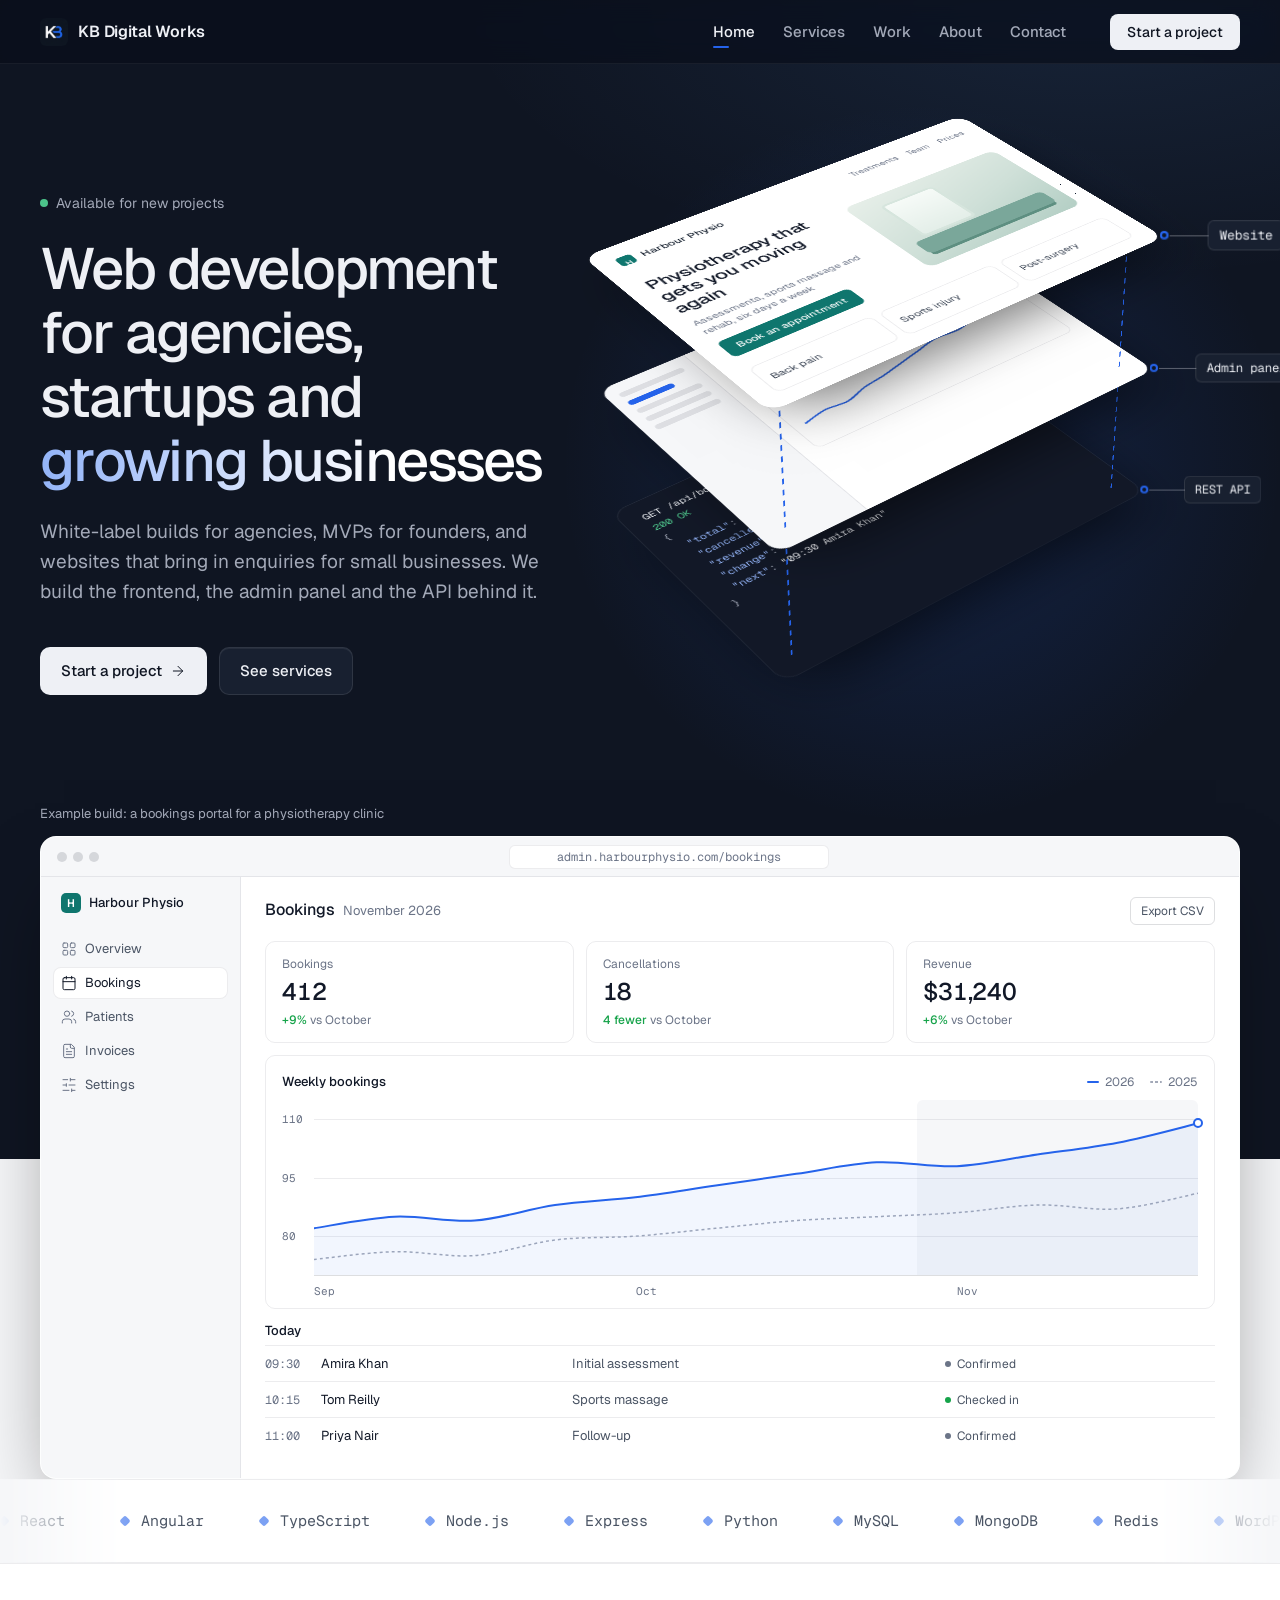
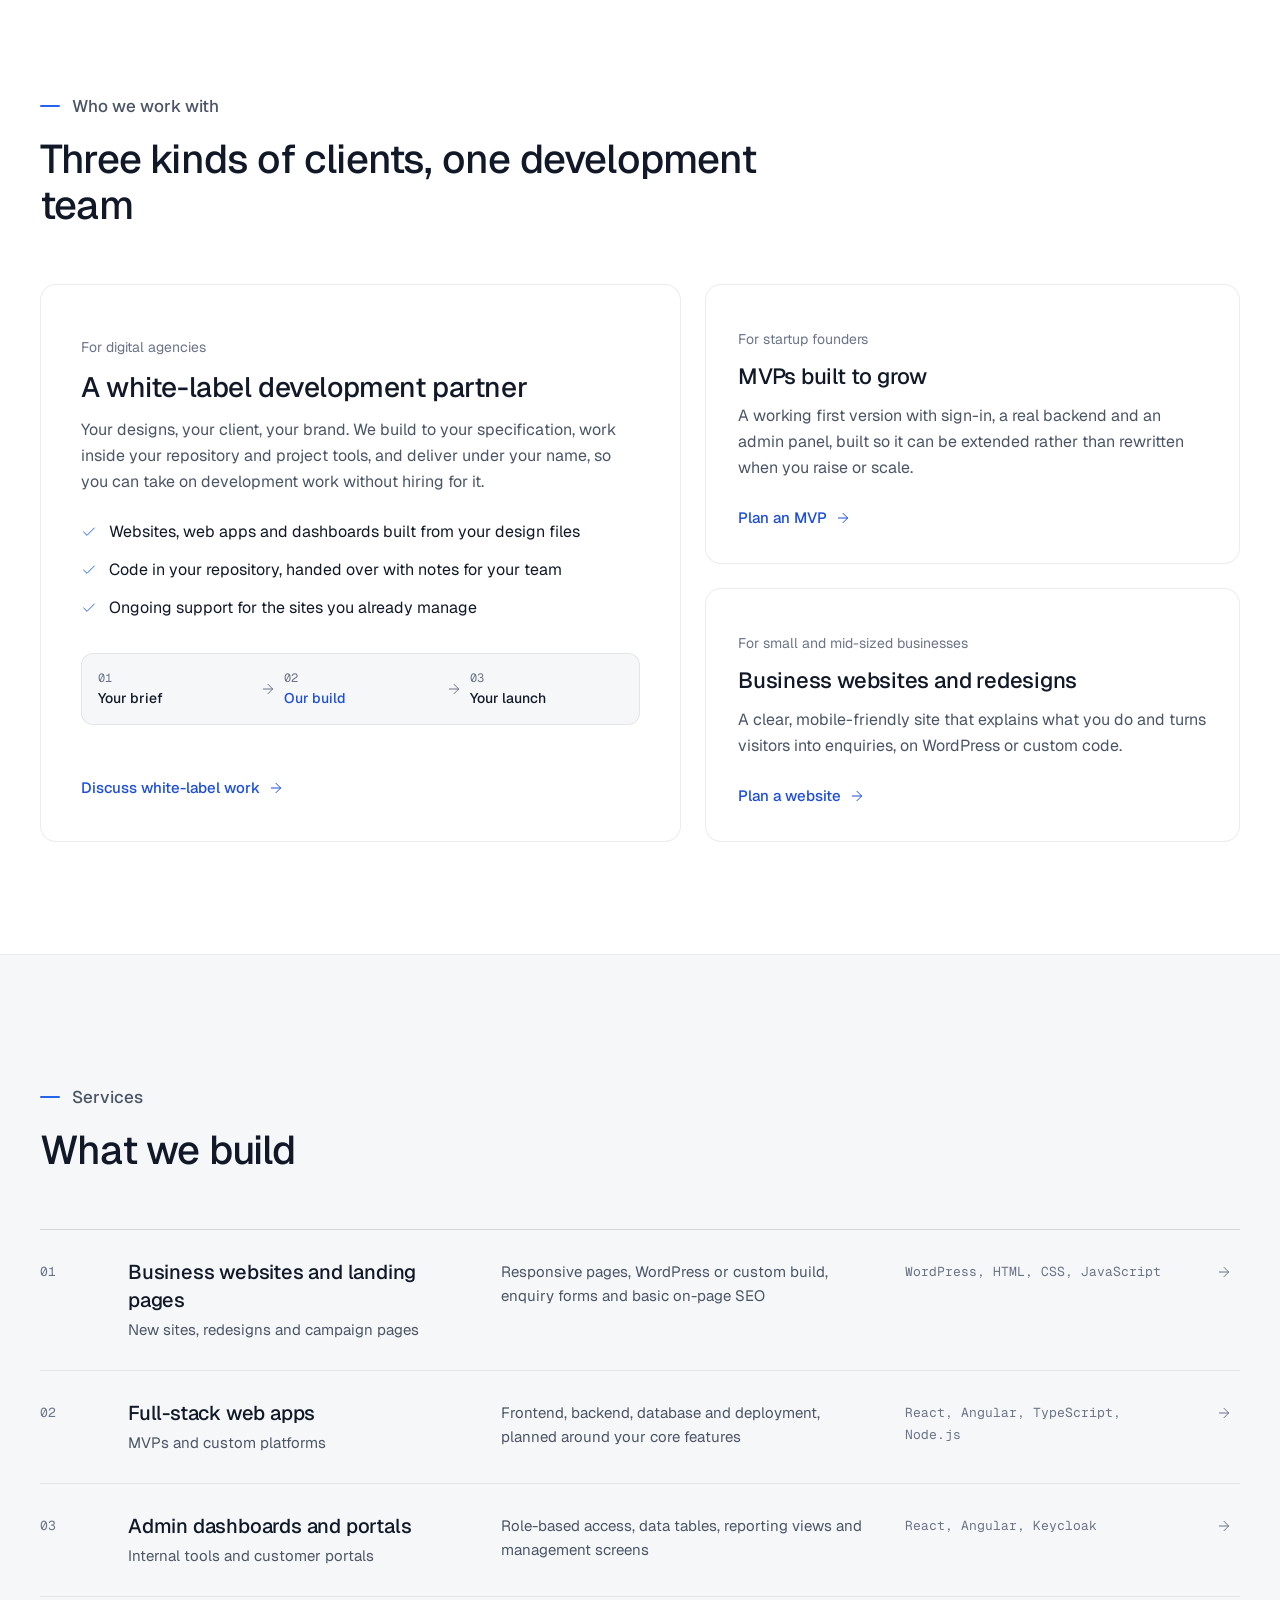
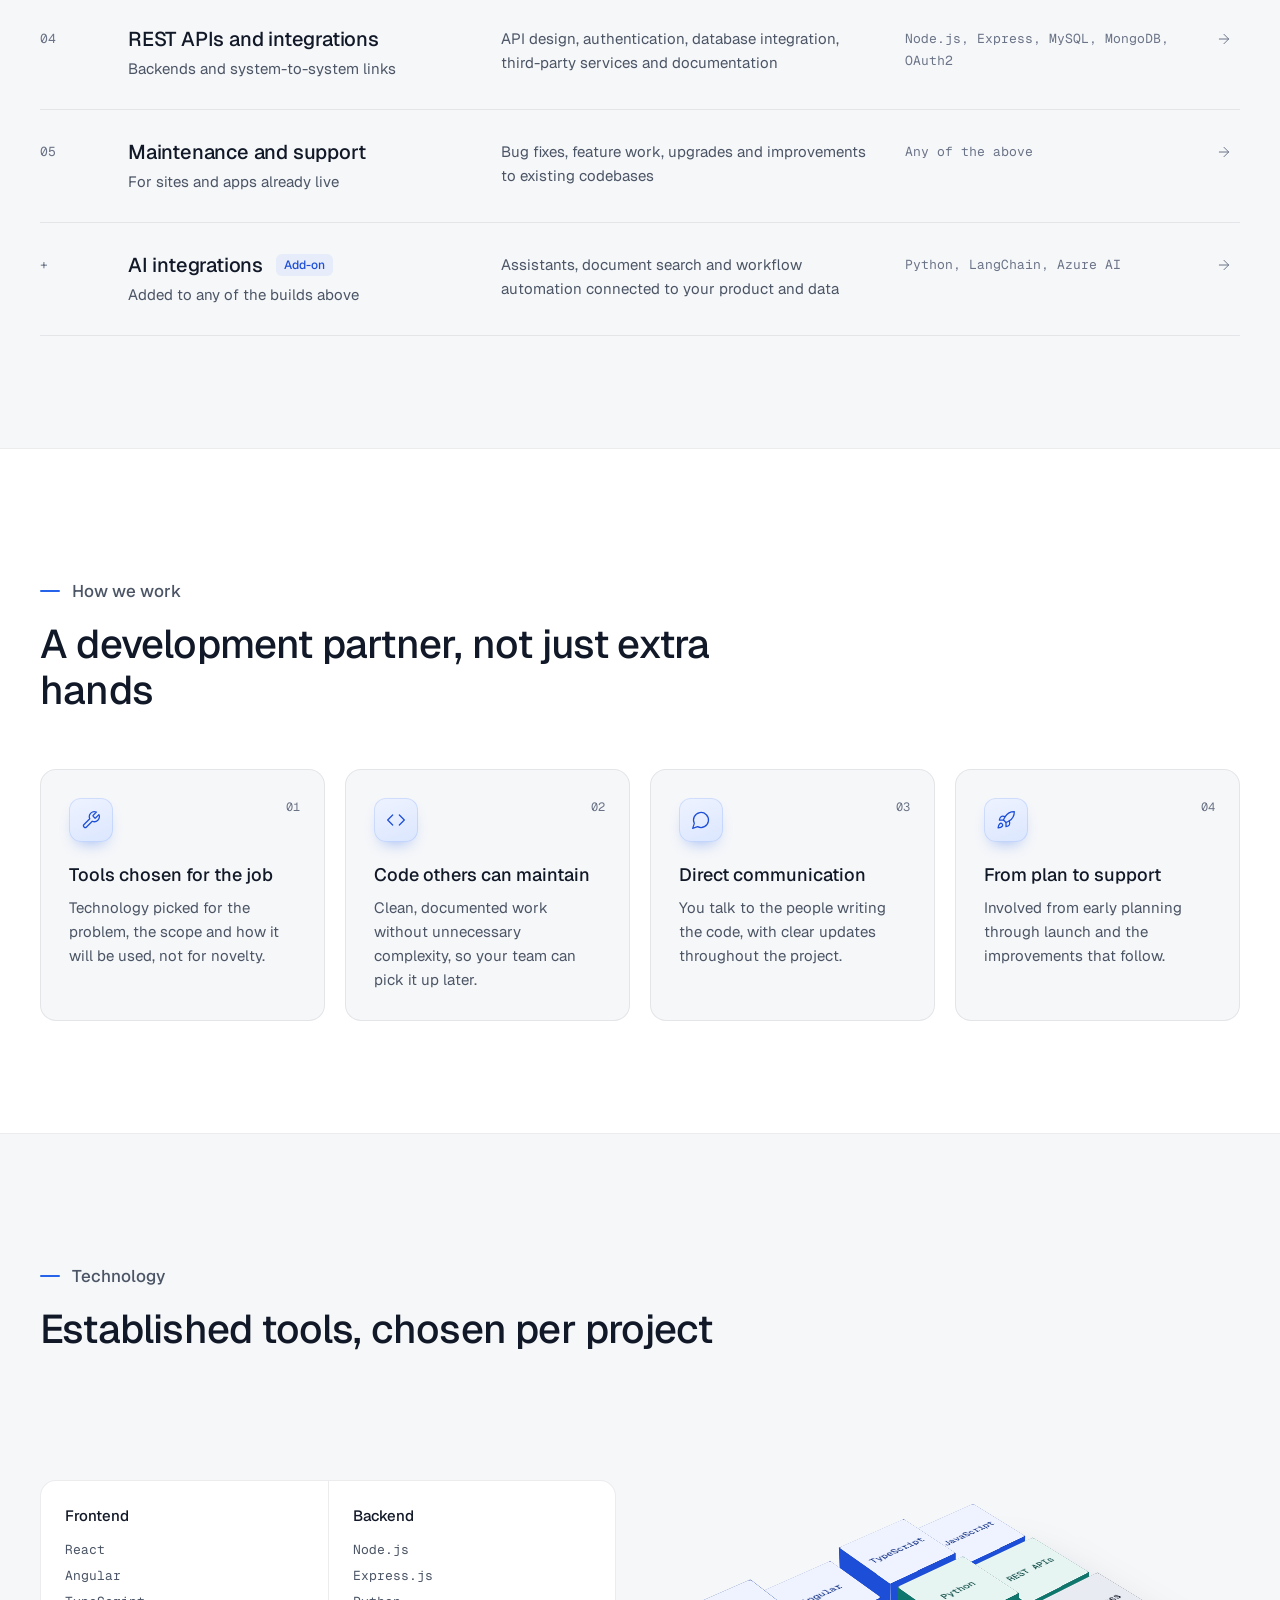
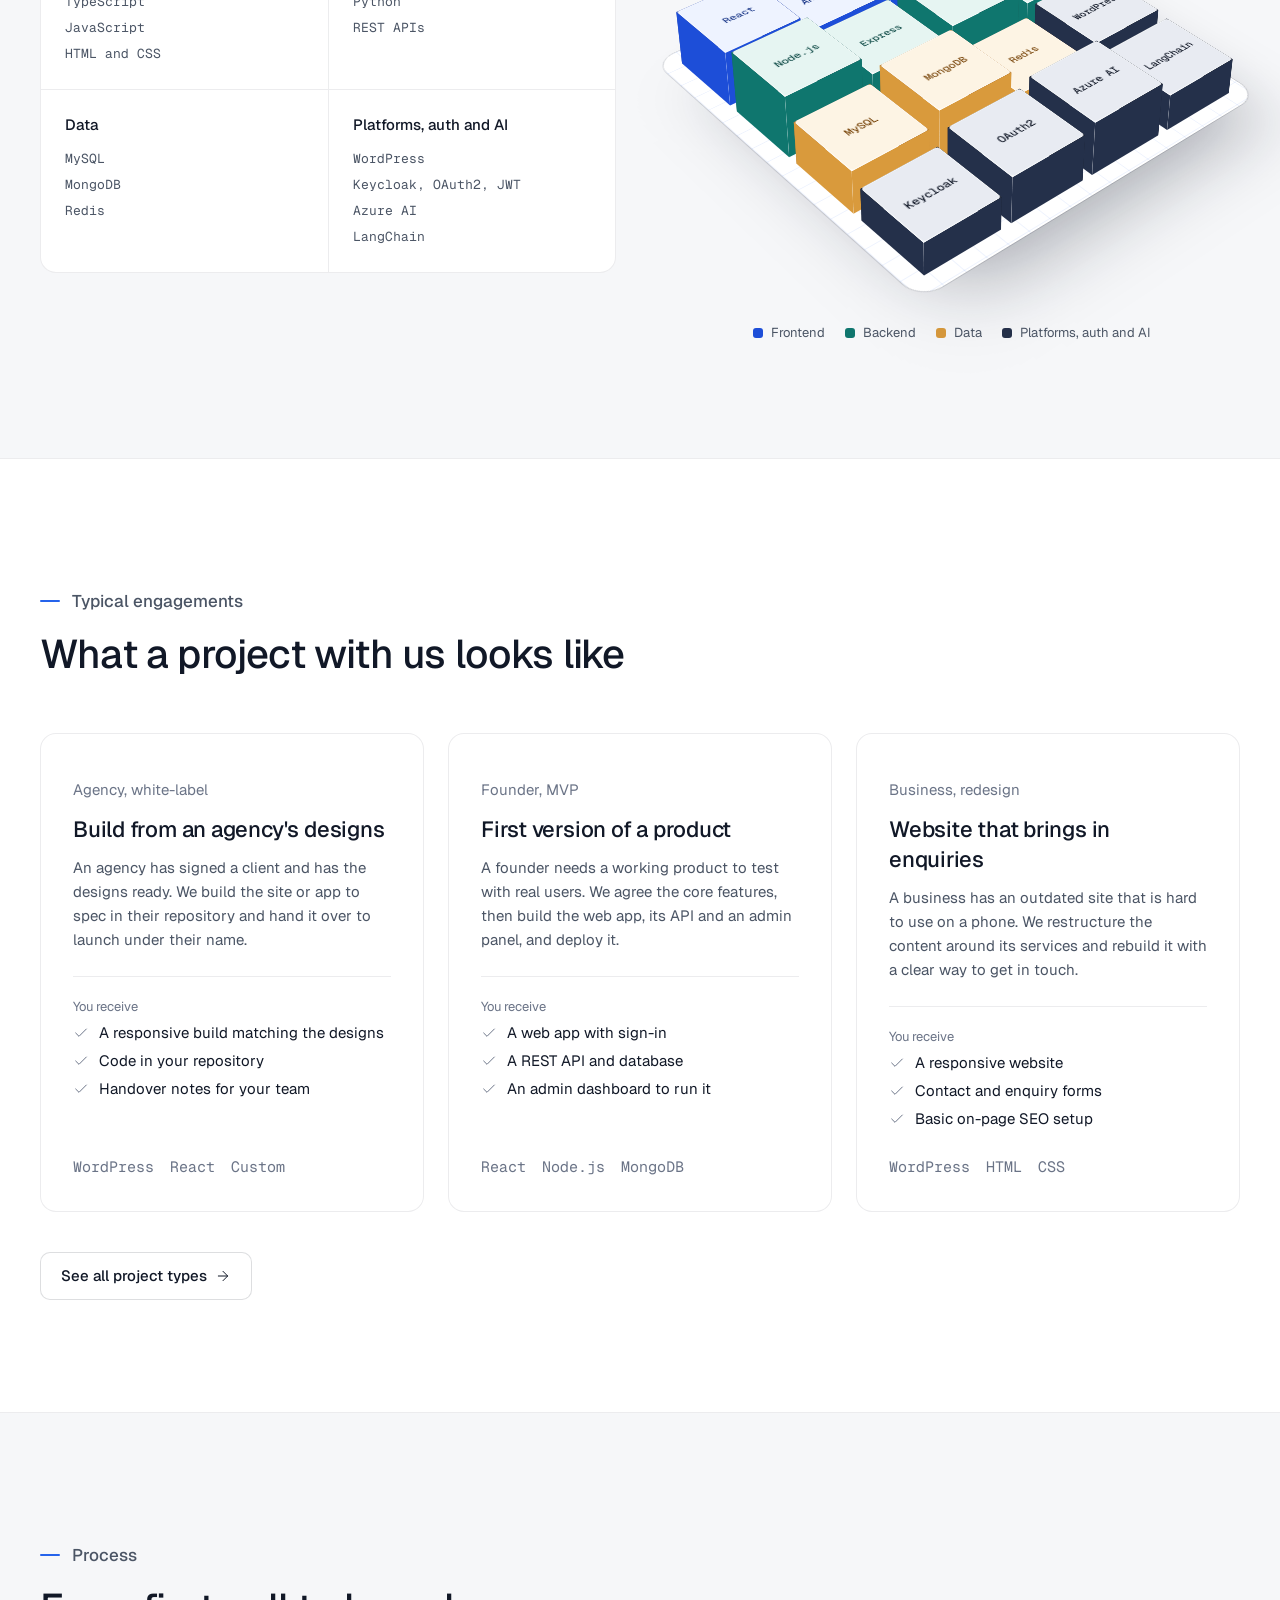
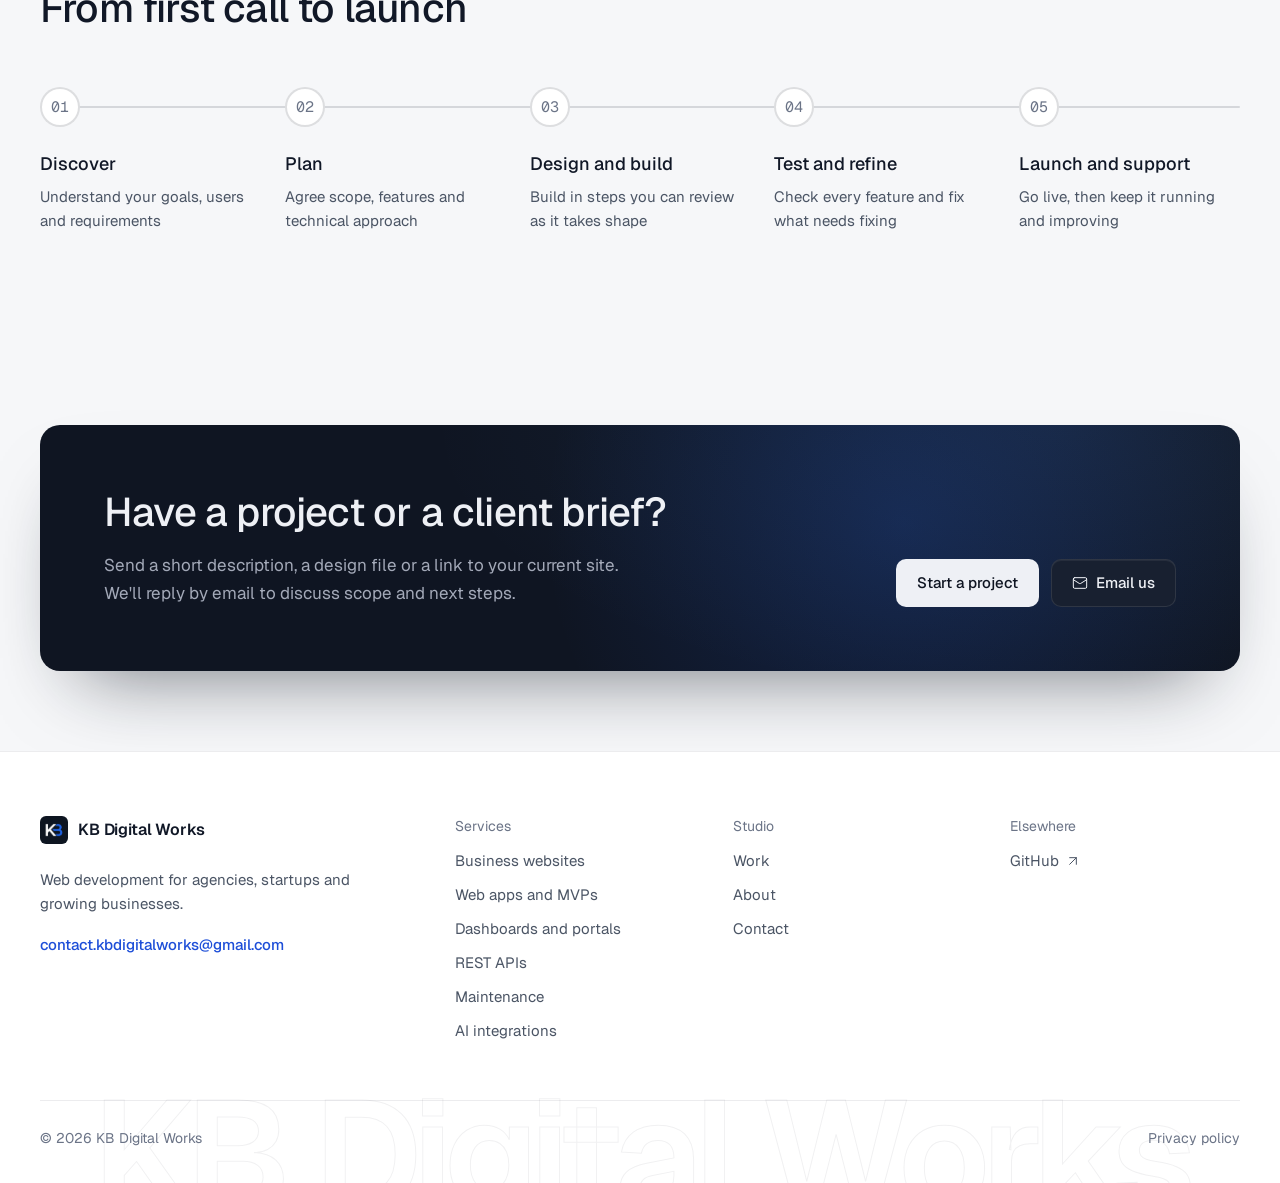
<file: index.html>
<!DOCTYPE html>
<html lang="en">
<head>
<meta charset="UTF-8">
<meta name="viewport" content="width=device-width, initial-scale=1.0">
<meta name="description" content="KB Digital Works is a web development studio for agencies, startup founders and growing businesses: white-label builds, MVPs, business websites, admin dashboards and REST APIs.">
<title>KB Digital Works | Web development for agencies, startups and businesses</title>
<link rel="canonical" href="https://kb-digitalworks.github.io/">
<meta property="og:title" content="KB Digital Works">
<meta property="og:description" content="White-label development for agencies, MVPs for founders, and websites, dashboards and APIs for growing businesses.">
<meta property="og:type" content="website">
<meta property="og:url" content="https://kb-digitalworks.github.io/">
<meta property="og:image" content="https://kb-digitalworks.github.io/assets/images/logo/KB_Digital_Works_Square_Logo_500x500.png">
<meta property="og:image:alt" content="KB Digital Works">
<meta name="twitter:card" content="summary">
<meta name="theme-color" content="#f6f7f9">
<link rel="icon" href="assets/images/logo/KB_Digital_Works_Favicon_512x512.png" type="image/png">
<link rel="preconnect" href="https://fonts.googleapis.com">
<link rel="preconnect" href="https://fonts.gstatic.com" crossorigin>
<link href="https://fonts.googleapis.com/css2?family=Geist:wght@400;500;600&family=Geist+Mono:wght@400;500&display=swap" rel="stylesheet">
<script>document.documentElement.classList.add("js")</script>
<link rel="stylesheet" href="css/style.css">
<link rel="stylesheet" href="css/animations.css?v=6">
<link rel="stylesheet" href="css/responsive.css">
<link rel="stylesheet" href="css/fx.css?v=6">
<link rel="stylesheet" href="css/scenes.css?v=7">
</head>
<body class="has-dark-hero">
<header class="header">
<nav class="navbar container" aria-label="Primary navigation">
<a class="brand" href="index.html" aria-label="KB Digital Works home">
<img class="brand-logo" src="assets/images/logo/KB_Digital_Works_Monogram_Dark_1000x1000.png" alt="" width="28" height="28">
<span>KB Digital Works</span>
</a>
<ul class="nav-links" id="navLinks">
<li><a class="nav-link active" href="index.html" aria-current="page">Home</a></li>
<li><a class="nav-link" href="services.html">Services</a></li>
<li><a class="nav-link" href="portfolio.html">Work</a></li>
<li><a class="nav-link" href="about.html">About</a></li>
<li><a class="nav-link" href="contact.html">Contact</a></li>
<li class="nav-mobile-cta"><a class="btn btn-primary" href="contact.html">Start a project</a></li>
</ul>
<a class="nav-cta" href="contact.html">Start a project</a>
<button class="menu-toggle" aria-label="Open navigation" aria-expanded="false" aria-controls="navLinks" type="button">
<svg class="i" viewBox="0 0 24 24" aria-hidden="true"><path d="M4 6h16M4 12h16M4 18h16"/></svg>
</button>
</nav>
</header>

<main class="main-content">

<section class="hero">
<div class="container">
<div class="hero-split">
<div class="hero-copy" data-reveal>
<p class="availability">Available for new projects</p>
<h1 class="split-words">Web development for agencies, startups and <span class="accent-word">growing businesses</span></h1>
<p class="lead">White-label builds for agencies, MVPs for founders, and websites that bring in enquiries for small businesses. We build the frontend, the admin panel and the API behind it.</p>
<div class="hero-actions">
<a class="btn btn-primary" href="contact.html">Start a project <svg class="i" viewBox="0 0 24 24" aria-hidden="true"><path d="M5 12h14"/><path d="m12 5 7 7-7 7"/></svg></a>
<a class="btn btn-secondary" href="#services">See services</a>
</div>
</div>

<div class="stack" role="img" aria-label="The three layers of one project pulled apart: the clinic's public website on top, its admin panel in the middle and the REST API underneath, connected to each other">
<div class="stack-scene" aria-hidden="true">

<div class="layer layer-api">
<div class="mini-api"><span class="req">GET /api/bookings?month=2026-11</span>
<span class="ok">200 OK</span>
{
  <span class="k">"total"</span>: <span class="n">412</span>,
  <span class="k">"cancelled"</span>: <span class="n">18</span>,
  <span class="k">"revenue"</span>: <span class="n">31240</span>,
  <span class="k">"change"</span>: <span class="s">"+9%"</span>,
  <span class="k">"next"</span>: <span class="s">"09:30 Amira Khan"</span>
}</div>
<div class="tag3d"><span>REST API</span></div>
</div>

<div class="layer layer-admin">
<div class="mini-admin">
<div class="mini-side"><i></i><i class="on"></i><i></i><i></i><i></i></div>
<div class="mini-main">
<div class="mini-stats">
<div>Bookings<b>412</b></div>
<div>Cancelled<b>18</b></div>
<div>Revenue<b>$31,240</b></div>
</div>
<div class="mini-chart"><svg viewBox="0 0 1000 100" preserveAspectRatio="none"><path d="M0 73.3 C15.2 72.2 60.6 67.4 90.9 66.7 C121.2 65.9 151.5 70 181.8 68.9 C212.1 67.8 242.4 62.2 272.7 60 C303 57.8 333.3 57.4 363.6 55.6 C393.9 53.7 424.2 51.1 454.5 48.9 C484.8 46.7 515.2 44.4 545.5 42.2 C575.8 40 606.1 36.3 636.4 35.6 C666.7 34.8 697 38.5 727.3 37.8 C757.6 37 787.9 33.3 818.2 31.1 C848.5 28.9 878.8 27.4 909.1 24.4 C939.4 21.5 984.8 15.2 1000 13.3" fill="none" stroke="#2563eb" stroke-width="2" vector-effect="non-scaling-stroke"/></svg></div>
</div>
</div>
<span class="link l1"></span><span class="link l2"></span>
<div class="tag3d"><span>Admin panel</span></div>
</div>

<div class="layer layer-web">
<div class="mini-site">
<div class="mini-nav"><span class="mini-mark">H</span>Harbour Physio<span class="mini-links"><span>Treatments</span><span>Team</span><span>Prices</span></span></div>
<div class="mini-hero">
<div>
<h4>Physiotherapy that gets you moving again</h4>
<p>Assessments, sports massage and rehab, six days a week</p>
<span class="mini-btn">Book an appointment</span>
</div>
<div class="mini-photo"></div>
</div>
<div class="mini-cards"><span>Back pain</span><span>Sports injury</span><span>Post-surgery</span></div>
</div>
<span class="link l1"></span><span class="link l2"></span>
<div class="tag3d"><span>Website</span></div>
</div>

</div>
</div>
</div>

<figure class="hero-figure">
<figcaption>Example build: a bookings portal for a physiotherapy clinic</figcaption>
<div class="hero-visual">
<div class="app-window" role="img" aria-label="Example admin dashboard: a bookings portal for a physiotherapy clinic showing 412 bookings in November, up 9% on October, with a weekly bookings chart and today's appointments">
<div class="app-bar" aria-hidden="true">
<div class="app-dots"><span></span><span></span><span></span></div>
<div class="app-url">admin.harbourphysio.com/bookings</div>
</div>
<div class="app-body" aria-hidden="true">
<aside class="app-side">
<div class="app-client"><span class="app-client-mark">H</span>Harbour Physio</div>
<ul class="app-nav">
<li><svg class="i" viewBox="0 0 24 24"><rect width="7" height="7" x="3" y="3" rx="1.5"/><rect width="7" height="7" x="14" y="3" rx="1.5"/><rect width="7" height="7" x="14" y="14" rx="1.5"/><rect width="7" height="7" x="3" y="14" rx="1.5"/></svg>Overview</li>
<li class="on"><svg class="i" viewBox="0 0 24 24"><rect width="18" height="18" x="3" y="4" rx="2"/><path d="M16 2v4M8 2v4M3 10h18"/></svg>Bookings</li>
<li><svg class="i" viewBox="0 0 24 24"><path d="M16 21v-2a4 4 0 0 0-4-4H6a4 4 0 0 0-4 4v2"/><circle cx="9" cy="7" r="4"/><path d="M22 21v-2a4 4 0 0 0-3-3.87M16 3.13a4 4 0 0 1 0 7.75"/></svg>Patients</li>
<li><svg class="i" viewBox="0 0 24 24"><path d="M15 2H6a2 2 0 0 0-2 2v16a2 2 0 0 0 2 2h12a2 2 0 0 0 2-2V7Z"/><path d="M14 2v4a2 2 0 0 0 2 2h4M16 13H8M16 17H8M10 9H8"/></svg>Invoices</li>
<li><svg class="i" viewBox="0 0 24 24"><path d="M21 4h-7M10 4H3M21 12h-9M8 12H3M21 20h-5M12 20H3M14 2v4M8 10v4M16 18v4"/></svg>Settings</li>
</ul>
</aside>
<div class="app-main">
<div class="app-head">
<div><strong>Bookings</strong><span>November 2026</span></div>
<span class="app-btn">Export CSV</span>
</div>
<dl class="app-stats">
<div class="app-stat"><dt>Bookings</dt><dd data-count="412">412</dd><small><b>+9%</b> vs October</small></div>
<div class="app-stat"><dt>Cancellations</dt><dd data-count="18">18</dd><small><b>4 fewer</b> vs October</small></div>
<div class="app-stat"><dt>Revenue</dt><dd data-count="31240" data-prefix="$">$31,240</dd><small><b>+6%</b> vs October</small></div>
</dl>
<div class="app-chart">
<div class="app-chart-head">Weekly bookings<div class="legend"><span>2026</span><span class="prev">2025</span></div></div>
<div class="app-plot">
<div class="plot-area">
<span class="y" style="top:11.1%">110</span><span class="y" style="top:44.4%">95</span><span class="y" style="top:77.8%">80</span>
<span class="band" style="left:68.2%"></span>
<span class="grid-line" style="top:11.1%"></span><span class="grid-line" style="top:44.4%"></span><span class="grid-line" style="top:77.8%"></span>
<svg class="draw" viewBox="0 0 1000 100" preserveAspectRatio="none">
<path d="M0 91.1 C15.2 90.4 60.6 87 90.9 86.7 C121.2 86.3 151.5 90 181.8 88.9 C212.1 87.8 242.4 81.9 272.7 80 C303 78.1 333.3 78.9 363.6 77.8 C393.9 76.7 424.2 74.8 454.5 73.3 C484.8 71.9 515.2 70 545.5 68.9 C575.8 67.8 606.1 67.4 636.4 66.7 C666.7 65.9 697 65.6 727.3 64.4 C757.6 63.3 787.9 60.4 818.2 60 C848.5 59.6 878.8 63.3 909.1 62.2 C939.4 61.1 984.8 54.8 1000 53.3" fill="none" stroke="#a3a9b8" stroke-width="1.5" stroke-dasharray="3 3" vector-effect="non-scaling-stroke"/>
<path d="M0 73.3 C15.2 72.2 60.6 67.4 90.9 66.7 C121.2 65.9 151.5 70 181.8 68.9 C212.1 67.8 242.4 62.2 272.7 60 C303 57.8 333.3 57.4 363.6 55.6 C393.9 53.7 424.2 51.1 454.5 48.9 C484.8 46.7 515.2 44.4 545.5 42.2 C575.8 40 606.1 36.3 636.4 35.6 C666.7 34.8 697 38.5 727.3 37.8 C757.6 37 787.9 33.3 818.2 31.1 C848.5 28.9 878.8 27.4 909.1 24.4 C939.4 21.5 984.8 15.2 1000 13.3 L1000 100 L0 100 Z" fill="rgba(37,99,235,0.06)"/>
<path d="M0 73.3 C15.2 72.2 60.6 67.4 90.9 66.7 C121.2 65.9 151.5 70 181.8 68.9 C212.1 67.8 242.4 62.2 272.7 60 C303 57.8 333.3 57.4 363.6 55.6 C393.9 53.7 424.2 51.1 454.5 48.9 C484.8 46.7 515.2 44.4 545.5 42.2 C575.8 40 606.1 36.3 636.4 35.6 C666.7 34.8 697 38.5 727.3 37.8 C757.6 37 787.9 33.3 818.2 31.1 C848.5 28.9 878.8 27.4 909.1 24.4 C939.4 21.5 984.8 15.2 1000 13.3" fill="none" stroke="#2563eb" stroke-width="2" stroke-linecap="round" vector-effect="non-scaling-stroke"/>
</svg>
<span class="dot" style="top:13.3%"></span>
<span class="x" style="left:0%">Sep</span><span class="x" style="left:36.4%">Oct</span><span class="x" style="left:72.7%">Nov</span>
</div>
</div>
</div>
<table class="app-table">
<caption>Today</caption>
<tbody>
<tr><td>09:30</td><td class="who">Amira Khan</td><td>Initial assessment</td><td><span class="status">Confirmed</span></td></tr>
<tr><td>10:15</td><td class="who">Tom Reilly</td><td>Sports massage</td><td><span class="status in">Checked in</span></td></tr>
<tr><td>11:00</td><td class="who">Priya Nair</td><td>Follow-up</td><td><span class="status">Confirmed</span></td></tr>
</tbody>
</table>
</div>
</div>
</div>
</div>
</figure>
</div>
</section>

<div class="marquee" aria-label="What we build with">
<div class="marquee-track">
<span>React</span><span>Angular</span><span>TypeScript</span><span>Node.js</span><span>Express</span><span>Python</span><span>MySQL</span><span>MongoDB</span><span>Redis</span><span>WordPress</span><span>Keycloak</span><span>OAuth2</span><span>LangChain</span><span>Azure AI</span>
</div>
</div>

<section class="section section-alt" id="who">
<div class="container">
<div class="section-heading" data-reveal>
<p class="label">Who we work with</p>
<h2>Three kinds of clients, one development team</h2>
</div>
<div class="grid audience-grid" data-reveal-group>
<article class="audience lead-card" data-tilt="4">
<p class="audience-for">For digital agencies</p>
<h3>A white-label development partner</h3>
<p>Your designs, your client, your brand. We build to your specification, work inside your repository and project tools, and deliver under your name, so you can take on development work without hiring for it.</p>
<ul class="check-list">
<li><svg class="i" viewBox="0 0 24 24" aria-hidden="true"><path d="M20 6 9 17l-5-5"/></svg>Websites, web apps and dashboards built from your design files</li>
<li><svg class="i" viewBox="0 0 24 24" aria-hidden="true"><path d="M20 6 9 17l-5-5"/></svg>Code in your repository, handed over with notes for your team</li>
<li><svg class="i" viewBox="0 0 24 24" aria-hidden="true"><path d="M20 6 9 17l-5-5"/></svg>Ongoing support for the sites you already manage</li>
</ul>
<div class="flow" aria-label="How a white-label project runs: your brief, our build, your launch">
<div class="flow-step"><small>01</small><strong>Your brief</strong></div><svg class="i" viewBox="0 0 24 24" aria-hidden="true"><path d="M5 12h14"/><path d="m12 5 7 7-7 7"/></svg>
<div class="flow-step ours"><small>02</small><strong>Our build</strong></div><svg class="i" viewBox="0 0 24 24" aria-hidden="true"><path d="M5 12h14"/><path d="m12 5 7 7-7 7"/></svg>
<div class="flow-step"><small>03</small><strong>Your launch</strong></div>
</div>
<a class="text-link" href="contact.html">Discuss white-label work <svg class="i" viewBox="0 0 24 24" aria-hidden="true"><path d="M5 12h14"/><path d="m12 5 7 7-7 7"/></svg></a>
</article>
<article class="audience" data-tilt="6">
<p class="audience-for">For startup founders</p>
<h3>MVPs built to grow</h3>
<p>A working first version with sign-in, a real backend and an admin panel, built so it can be extended rather than rewritten when you raise or scale.</p>
<a class="text-link" href="services.html#full-stack">Plan an MVP <svg class="i" viewBox="0 0 24 24" aria-hidden="true"><path d="M5 12h14"/><path d="m12 5 7 7-7 7"/></svg></a>
</article>
<article class="audience" data-tilt="6">
<p class="audience-for">For small and mid-sized businesses</p>
<h3>Business websites and redesigns</h3>
<p>A clear, mobile-friendly site that explains what you do and turns visitors into enquiries, on WordPress or custom code.</p>
<a class="text-link" href="services.html#websites">Plan a website <svg class="i" viewBox="0 0 24 24" aria-hidden="true"><path d="M5 12h14"/><path d="m12 5 7 7-7 7"/></svg></a>
</article>
</div>
</div>
</section>

<section class="section" id="services">
<div class="container">
<div class="section-heading" data-reveal>
<p class="label">Services</p>
<h2>What we build</h2>
</div>
<div class="spec" data-reveal-group>
<a class="spec-row" href="services.html#websites">
<span class="spec-num">01</span>
<div><h3>Business websites and landing pages</h3><p>New sites, redesigns and campaign pages</p></div>
<p class="spec-includes">Responsive pages, WordPress or custom build, enquiry forms and basic on-page SEO</p>
<p class="spec-stack">WordPress, HTML, CSS, JavaScript</p>
<svg class="i" viewBox="0 0 24 24" aria-hidden="true"><path d="M5 12h14"/><path d="m12 5 7 7-7 7"/></svg>
</a>
<a class="spec-row" href="services.html#full-stack">
<span class="spec-num">02</span>
<div><h3>Full-stack web apps</h3><p>MVPs and custom platforms</p></div>
<p class="spec-includes">Frontend, backend, database and deployment, planned around your core features</p>
<p class="spec-stack">React, Angular, TypeScript, Node.js</p>
<svg class="i" viewBox="0 0 24 24" aria-hidden="true"><path d="M5 12h14"/><path d="m12 5 7 7-7 7"/></svg>
</a>
<a class="spec-row" href="services.html#dashboards">
<span class="spec-num">03</span>
<div><h3>Admin dashboards and portals</h3><p>Internal tools and customer portals</p></div>
<p class="spec-includes">Role-based access, data tables, reporting views and management screens</p>
<p class="spec-stack">React, Angular, Keycloak</p>
<svg class="i" viewBox="0 0 24 24" aria-hidden="true"><path d="M5 12h14"/><path d="m12 5 7 7-7 7"/></svg>
</a>
<a class="spec-row" href="services.html#backend">
<span class="spec-num">04</span>
<div><h3>REST APIs and integrations</h3><p>Backends and system-to-system links</p></div>
<p class="spec-includes">API design, authentication, database integration, third-party services and documentation</p>
<p class="spec-stack">Node.js, Express, MySQL, MongoDB, OAuth2</p>
<svg class="i" viewBox="0 0 24 24" aria-hidden="true"><path d="M5 12h14"/><path d="m12 5 7 7-7 7"/></svg>
</a>
<a class="spec-row" href="services.html#support">
<span class="spec-num">05</span>
<div><h3>Maintenance and support</h3><p>For sites and apps already live</p></div>
<p class="spec-includes">Bug fixes, feature work, upgrades and improvements to existing codebases</p>
<p class="spec-stack">Any of the above</p>
<svg class="i" viewBox="0 0 24 24" aria-hidden="true"><path d="M5 12h14"/><path d="m12 5 7 7-7 7"/></svg>
</a>
<a class="spec-row" href="services.html#ai">
<span class="spec-num">+</span>
<div><h3>AI integrations <span class="addon">Add-on</span></h3><p>Added to any of the builds above</p></div>
<p class="spec-includes">Assistants, document search and workflow automation connected to your product and data</p>
<p class="spec-stack">Python, LangChain, Azure AI</p>
<svg class="i" viewBox="0 0 24 24" aria-hidden="true"><path d="M5 12h14"/><path d="m12 5 7 7-7 7"/></svg>
</a>
</div>
</div>
</section>

<section class="section section-alt">
<div class="container">
<div class="section-heading" data-reveal>
<p class="label">How we work</p>
<h2>A development partner, not just extra hands</h2>
</div>
<div class="feature-grid" data-reveal-group>
<div class="feature-card" data-tilt="8">
<span class="num-tag">01</span>
<div class="icon-tile"><svg class="i" viewBox="0 0 24 24" aria-hidden="true"><path d="M14.7 6.3a1 1 0 0 0 0 1.4l1.6 1.6a1 1 0 0 0 1.4 0l3.77-3.77a6 6 0 0 1-7.94 7.94l-6.91 6.91a2.12 2.12 0 0 1-3-3l6.91-6.91a6 6 0 0 1 7.94-7.94l-3.76 3.76z"/></svg></div>
<h3>Tools chosen for the job</h3>
<p>Technology picked for the problem, the scope and how it will be used, not for novelty.</p>
</div>
<div class="feature-card" data-tilt="8">
<span class="num-tag">02</span>
<div class="icon-tile"><svg class="i" viewBox="0 0 24 24" aria-hidden="true"><path d="m16 18 6-6-6-6"/><path d="m8 6-6 6 6 6"/></svg></div>
<h3>Code others can maintain</h3>
<p>Clean, documented work without unnecessary complexity, so your team can pick it up later.</p>
</div>
<div class="feature-card" data-tilt="8">
<span class="num-tag">03</span>
<div class="icon-tile"><svg class="i" viewBox="0 0 24 24" aria-hidden="true"><path d="M7.9 20A9 9 0 1 0 4 16.1L2 22Z"/></svg></div>
<h3>Direct communication</h3>
<p>You talk to the people writing the code, with clear updates throughout the project.</p>
</div>
<div class="feature-card" data-tilt="8">
<span class="num-tag">04</span>
<div class="icon-tile"><svg class="i" viewBox="0 0 24 24" aria-hidden="true"><path d="M4.5 16.5c-1.5 1.26-2 5-2 5s3.74-.5 5-2c.71-.84.7-2.13-.09-2.91a2.18 2.18 0 0 0-2.91-.09z"/><path d="m12 15-3-3a22 22 0 0 1 2-3.95A12.88 12.88 0 0 1 22 2c0 2.72-.78 7.5-6 11a22.35 22.35 0 0 1-4 2z"/><path d="M9 12H4s.55-3.03 2-4c1.62-1.08 5 0 5 0M12 15v5s3.03-.55 4-2c1.08-1.62 0-5 0-5"/></svg></div>
<h3>From plan to support</h3>
<p>Involved from early planning through launch and the improvements that follow.</p>
</div>
</div>
</div>
</section>

<section class="section">
<div class="container">
<div class="section-heading" data-reveal>
<p class="label">Technology</p>
<h2>Established tools, chosen per project</h2>
</div>
<div class="tech-split">
<div class="grid tech-grid" data-reveal-group>
<div class="tech-group">
<h3>Frontend</h3>
<div class="tech-tags"><span>React</span><span>Angular</span><span>TypeScript</span><span>JavaScript</span><span>HTML and CSS</span></div>
</div>
<div class="tech-group">
<h3>Backend</h3>
<div class="tech-tags"><span>Node.js</span><span>Express.js</span><span>Python</span><span>REST APIs</span></div>
</div>
<div class="tech-group">
<h3>Data</h3>
<div class="tech-tags"><span>MySQL</span><span>MongoDB</span><span>Redis</span></div>
</div>
<div class="tech-group">
<h3>Platforms, auth and AI</h3>
<div class="tech-tags"><span>WordPress</span><span>Keycloak, OAuth2, JWT</span><span>Azure AI</span><span>LangChain</span></div>
</div>
</div>
<div>
<div class="tech-city" role="img" aria-label="The studio's technology as blocks on one base, grouped by layer: frontend, backend, data, and platforms, auth and AI">
<div class="city-world" aria-hidden="true">
<div class="city-base"></div>
<div class="blk g-front" data-tech="React" style="--x:0;--y:0;--h:64px"><div class="blk-in"><i class="s3"></i><i class="s4"></i><i class="s1"></i><i class="s2"></i><i class="t">React</i></div></div>
<div class="blk g-front" data-tech="Angular" style="--x:1;--y:0;--h:44px"><div class="blk-in"><i class="s3"></i><i class="s4"></i><i class="s1"></i><i class="s2"></i><i class="t">Angular</i></div></div>
<div class="blk g-front" data-tech="TypeScript" style="--x:2;--y:0;--h:56px"><div class="blk-in"><i class="s3"></i><i class="s4"></i><i class="s1"></i><i class="s2"></i><i class="t">TypeScript</i></div></div>
<div class="blk g-front" data-tech="JavaScript" style="--x:3;--y:0;--h:36px"><div class="blk-in"><i class="s3"></i><i class="s4"></i><i class="s1"></i><i class="s2"></i><i class="t">JavaScript</i></div></div>
<div class="blk g-back" data-tech="Node.js" style="--x:0;--y:1;--h:72px"><div class="blk-in"><i class="s3"></i><i class="s4"></i><i class="s1"></i><i class="s2"></i><i class="t">Node.js</i></div></div>
<div class="blk g-back" data-tech="Express" style="--x:1;--y:1;--h:48px"><div class="blk-in"><i class="s3"></i><i class="s4"></i><i class="s1"></i><i class="s2"></i><i class="t">Express</i></div></div>
<div class="blk g-back" data-tech="Python" style="--x:2;--y:1;--h:58px"><div class="blk-in"><i class="s3"></i><i class="s4"></i><i class="s1"></i><i class="s2"></i><i class="t">Python</i></div></div>
<div class="blk g-back" data-tech="REST APIs" style="--x:3;--y:1;--h:40px"><div class="blk-in"><i class="s3"></i><i class="s4"></i><i class="s1"></i><i class="s2"></i><i class="t">REST APIs</i></div></div>
<div class="blk g-data" data-tech="MySQL" style="--x:0;--y:2;--h:50px"><div class="blk-in"><i class="s3"></i><i class="s4"></i><i class="s1"></i><i class="s2"></i><i class="t">MySQL</i></div></div>
<div class="blk g-data" data-tech="MongoDB" style="--x:1;--y:2;--h:66px"><div class="blk-in"><i class="s3"></i><i class="s4"></i><i class="s1"></i><i class="s2"></i><i class="t">MongoDB</i></div></div>
<div class="blk g-data" data-tech="Redis" style="--x:2;--y:2;--h:34px"><div class="blk-in"><i class="s3"></i><i class="s4"></i><i class="s1"></i><i class="s2"></i><i class="t">Redis</i></div></div>
<div class="blk g-plat" data-tech="WordPress" style="--x:3;--y:2;--h:46px"><div class="blk-in"><i class="s3"></i><i class="s4"></i><i class="s1"></i><i class="s2"></i><i class="t">WordPress</i></div></div>
<div class="blk g-plat" data-tech="Keycloak" style="--x:0;--y:3;--h:38px"><div class="blk-in"><i class="s3"></i><i class="s4"></i><i class="s1"></i><i class="s2"></i><i class="t">Keycloak</i></div></div>
<div class="blk g-plat" data-tech="OAuth2" style="--x:1;--y:3;--h:54px"><div class="blk-in"><i class="s3"></i><i class="s4"></i><i class="s1"></i><i class="s2"></i><i class="t">OAuth2</i></div></div>
<div class="blk g-plat" data-tech="Azure AI" style="--x:2;--y:3;--h:62px"><div class="blk-in"><i class="s3"></i><i class="s4"></i><i class="s1"></i><i class="s2"></i><i class="t">Azure AI</i></div></div>
<div class="blk g-plat" data-tech="LangChain" style="--x:3;--y:3;--h:42px"><div class="blk-in"><i class="s3"></i><i class="s4"></i><i class="s1"></i><i class="s2"></i><i class="t">LangChain</i></div></div>
</div>
</div>
<p class="tech-legend" aria-hidden="true"><span style="--c:#1d4ed8">Frontend</span><span style="--c:#0f766e">Backend</span><span style="--c:#d99a3c">Data</span><span style="--c:#24304a">Platforms, auth and AI</span></p>
</div>
</div>
</div>
</section>

<section class="section section-alt">
<div class="container">
<div class="section-heading" data-reveal>
<p class="label">Typical engagements</p>
<h2>What a project with us looks like</h2>
</div>
<div class="grid three-col" data-reveal-group>
<article class="engagement" data-tilt="6">
<p class="engagement-for">Agency, white-label</p>
<h3>Build from an agency's designs</h3>
<p>An agency has signed a client and has the designs ready. We build the site or app to spec in their repository and hand it over to launch under their name.</p>
<dl>
<div><dt>You receive</dt><dd><ul>
<li><svg class="i" viewBox="0 0 24 24" aria-hidden="true"><path d="M20 6 9 17l-5-5"/></svg>A responsive build matching the designs</li>
<li><svg class="i" viewBox="0 0 24 24" aria-hidden="true"><path d="M20 6 9 17l-5-5"/></svg>Code in your repository</li>
<li><svg class="i" viewBox="0 0 24 24" aria-hidden="true"><path d="M20 6 9 17l-5-5"/></svg>Handover notes for your team</li>
</ul></dd></div>
</dl>
<p class="tag-list"><span>WordPress</span><span>React</span><span>Custom</span></p>
</article>
<article class="engagement" data-tilt="6">
<p class="engagement-for">Founder, MVP</p>
<h3>First version of a product</h3>
<p>A founder needs a working product to test with real users. We agree the core features, then build the web app, its API and an admin panel, and deploy it.</p>
<dl>
<div><dt>You receive</dt><dd><ul>
<li><svg class="i" viewBox="0 0 24 24" aria-hidden="true"><path d="M20 6 9 17l-5-5"/></svg>A web app with sign-in</li>
<li><svg class="i" viewBox="0 0 24 24" aria-hidden="true"><path d="M20 6 9 17l-5-5"/></svg>A REST API and database</li>
<li><svg class="i" viewBox="0 0 24 24" aria-hidden="true"><path d="M20 6 9 17l-5-5"/></svg>An admin dashboard to run it</li>
</ul></dd></div>
</dl>
<p class="tag-list"><span>React</span><span>Node.js</span><span>MongoDB</span></p>
</article>
<article class="engagement" data-tilt="6">
<p class="engagement-for">Business, redesign</p>
<h3>Website that brings in enquiries</h3>
<p>A business has an outdated site that is hard to use on a phone. We restructure the content around its services and rebuild it with a clear way to get in touch.</p>
<dl>
<div><dt>You receive</dt><dd><ul>
<li><svg class="i" viewBox="0 0 24 24" aria-hidden="true"><path d="M20 6 9 17l-5-5"/></svg>A responsive website</li>
<li><svg class="i" viewBox="0 0 24 24" aria-hidden="true"><path d="M20 6 9 17l-5-5"/></svg>Contact and enquiry forms</li>
<li><svg class="i" viewBox="0 0 24 24" aria-hidden="true"><path d="M20 6 9 17l-5-5"/></svg>Basic on-page SEO setup</li>
</ul></dd></div>
</dl>
<p class="tag-list"><span>WordPress</span><span>HTML</span><span>CSS</span></p>
</article>
</div>
<div class="after-grid">
<a class="btn btn-secondary" href="portfolio.html">See all project types <svg class="i" viewBox="0 0 24 24" aria-hidden="true"><path d="M5 12h14"/><path d="m12 5 7 7-7 7"/></svg></a>
</div>
</div>
</section>

<section class="section">
<div class="container">
<div class="section-heading" data-reveal>
<p class="label">Process</p>
<h2>From first call to launch</h2>
</div>
<ol class="grid process-grid timeline" data-reveal-group>
<li class="process-step">
<p class="step-number">01</p>
<h3>Discover</h3>
<p>Understand your goals, users and requirements</p>
</li>
<li class="process-step">
<p class="step-number">02</p>
<h3>Plan</h3>
<p>Agree scope, features and technical approach</p>
</li>
<li class="process-step">
<p class="step-number">03</p>
<h3>Design and build</h3>
<p>Build in steps you can review as it takes shape</p>
</li>
<li class="process-step">
<p class="step-number">04</p>
<h3>Test and refine</h3>
<p>Check every feature and fix what needs fixing</p>
</li>
<li class="process-step">
<p class="step-number">05</p>
<h3>Launch and support</h3>
<p>Go live, then keep it running and improving</p>
</li>
</ol>
</div>
</section>

<section class="section-sm">
<div class="container">
<div class="cta-band" data-reveal>
<canvas class="orb" data-shape="wave" data-scale="0.42" aria-hidden="true"></canvas>
<div>
<h2>Have a project or a client brief?</h2>
<p>Send a short description, a design file or a link to your current site. We'll reply by email to discuss scope and next steps.</p>
</div>
<div class="cta-actions">
<a class="btn btn-primary" href="contact.html">Start a project</a>
<a class="btn btn-secondary" href="mailto:contact.kbdigitalworks@gmail.com"><svg class="i" viewBox="0 0 24 24" aria-hidden="true"><rect width="20" height="16" x="2" y="4" rx="2"/><path d="m22 7-8.97 5.7a1.94 1.94 0 0 1-2.06 0L2 7"/></svg>Email us</a>
</div>
</div>
</div>
</section>

</main>

<footer class="footer">
<div class="container">
<div class="grid footer-grid">
<div class="footer-about">
<a class="brand" href="index.html"><img class="brand-logo" src="assets/images/logo/KB_Digital_Works_Monogram_Dark_1000x1000.png" alt="" width="28" height="28"><span>KB Digital Works</span></a>
<p>Web development for agencies, startups and growing businesses.</p>
<a class="footer-mail" href="mailto:contact.kbdigitalworks@gmail.com">contact.kbdigitalworks@gmail.com</a>
</div>
<div>
<h3>Services</h3>
<ul class="footer-links">
<li><a href="services.html#websites">Business websites</a></li>
<li><a href="services.html#full-stack">Web apps and MVPs</a></li>
<li><a href="services.html#dashboards">Dashboards and portals</a></li>
<li><a href="services.html#backend">REST APIs</a></li>
<li><a href="services.html#support">Maintenance</a></li>
<li><a href="services.html#ai">AI integrations</a></li>
</ul>
</div>
<div>
<h3>Studio</h3>
<ul class="footer-links">
<li><a href="portfolio.html">Work</a></li>
<li><a href="about.html">About</a></li>
<li><a href="contact.html">Contact</a></li>
</ul>
</div>
<div>
<h3>Elsewhere</h3>
<ul class="footer-links">
<li><a href="https://github.com/kb-digitalworks" target="_blank" rel="noopener">GitHub <svg class="i" viewBox="0 0 24 24" aria-hidden="true"><path d="M7 7h10v10M7 17 17 7"/></svg></a></li>
</ul>
</div>
</div>
<div class="footer-bottom">
<span>© <span class="year">2026</span> KB Digital Works</span>
<a href="privacy.html">Privacy policy</a>
</div>
</div>
</footer>
<script src="js/navigation.js"></script><script src="js/main.js"></script><script src="js/animations.js"></script><script src="js/hero.js"></script><script src="js/fx.js?v=6"></script>
</body>
</html>
</file>
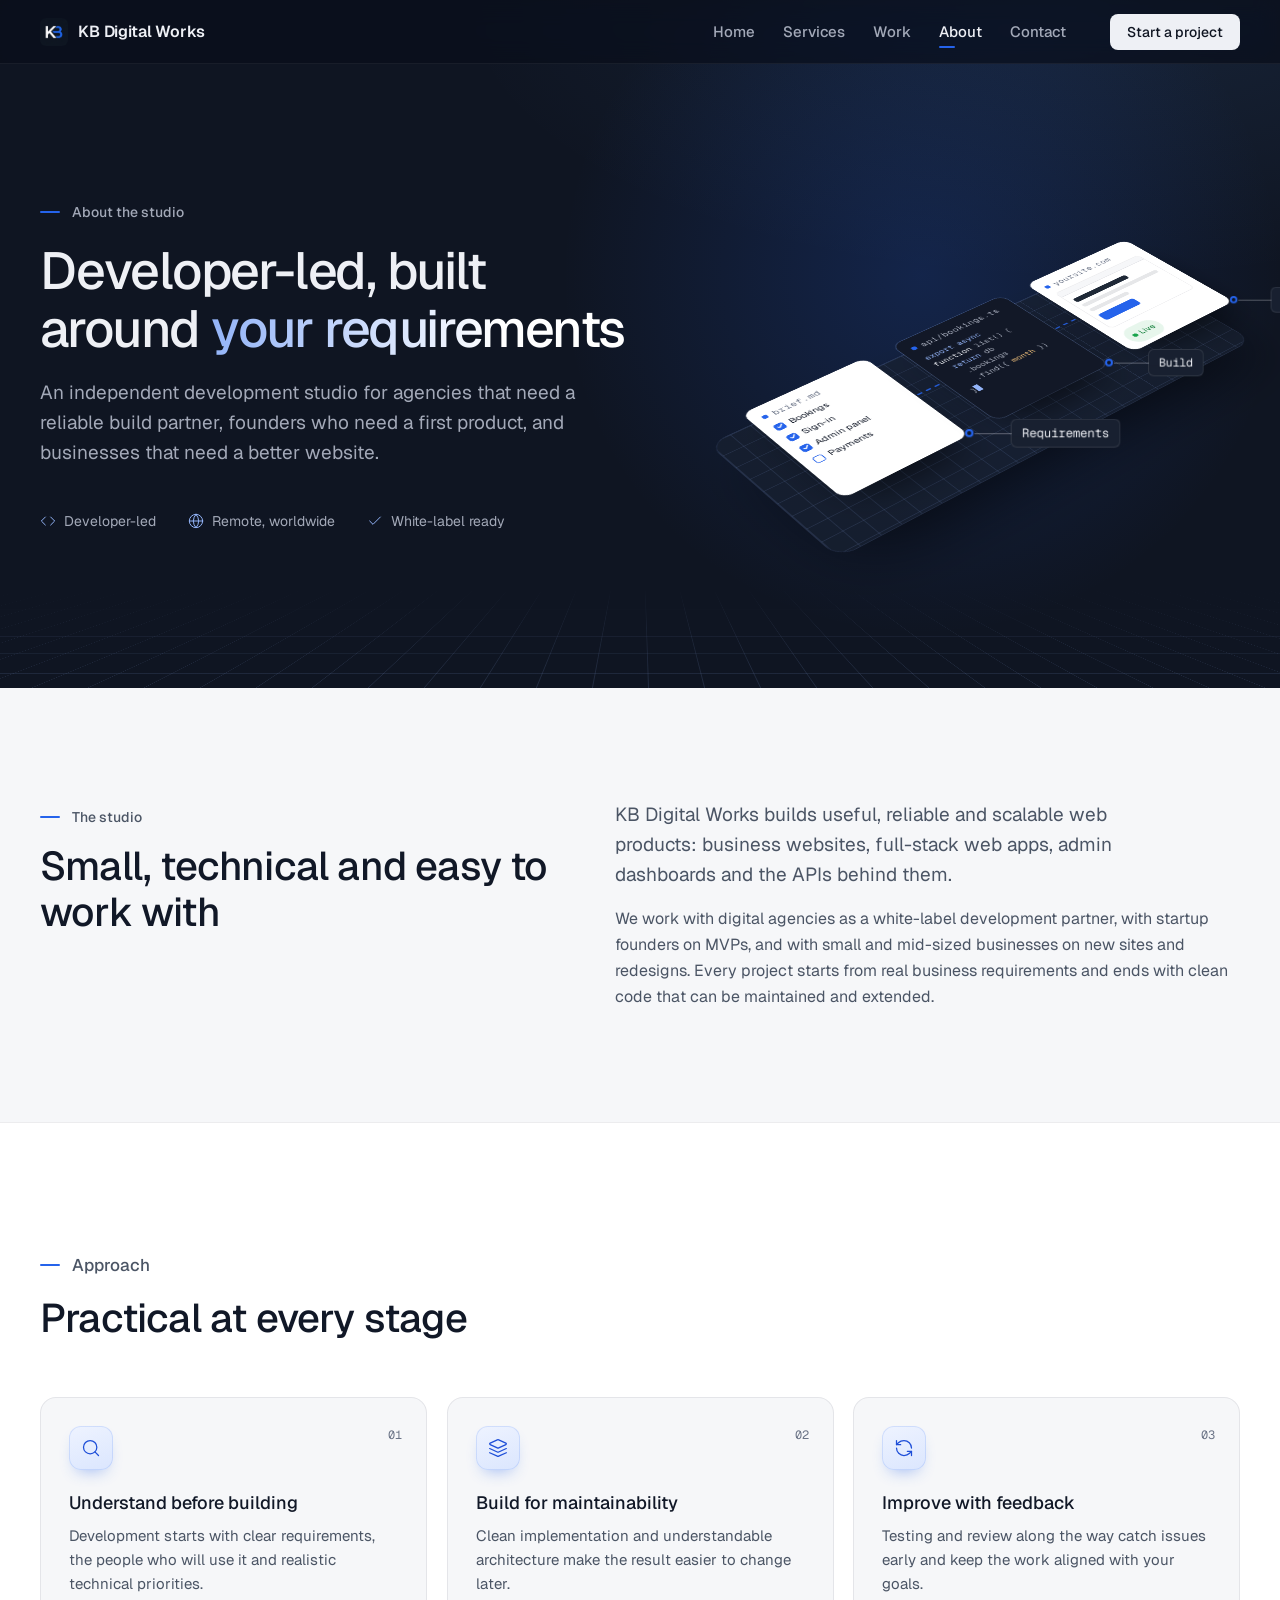
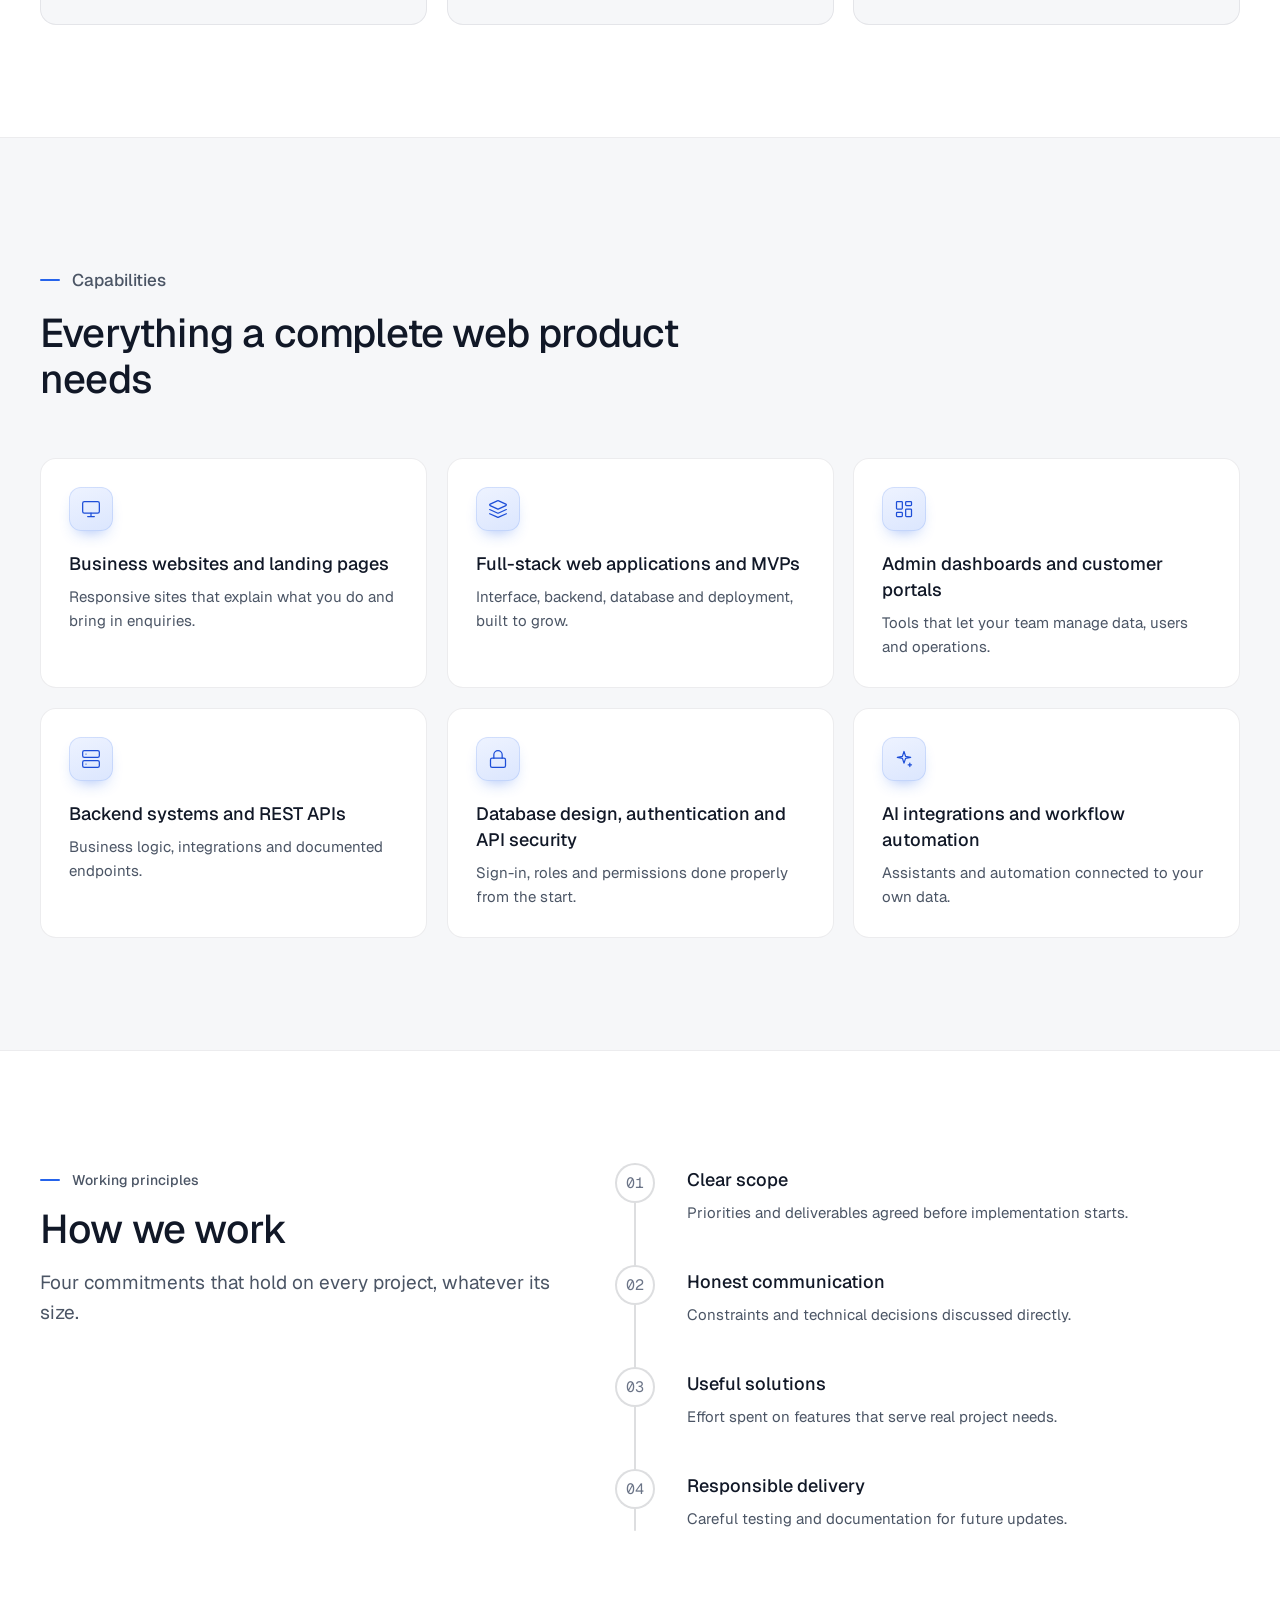
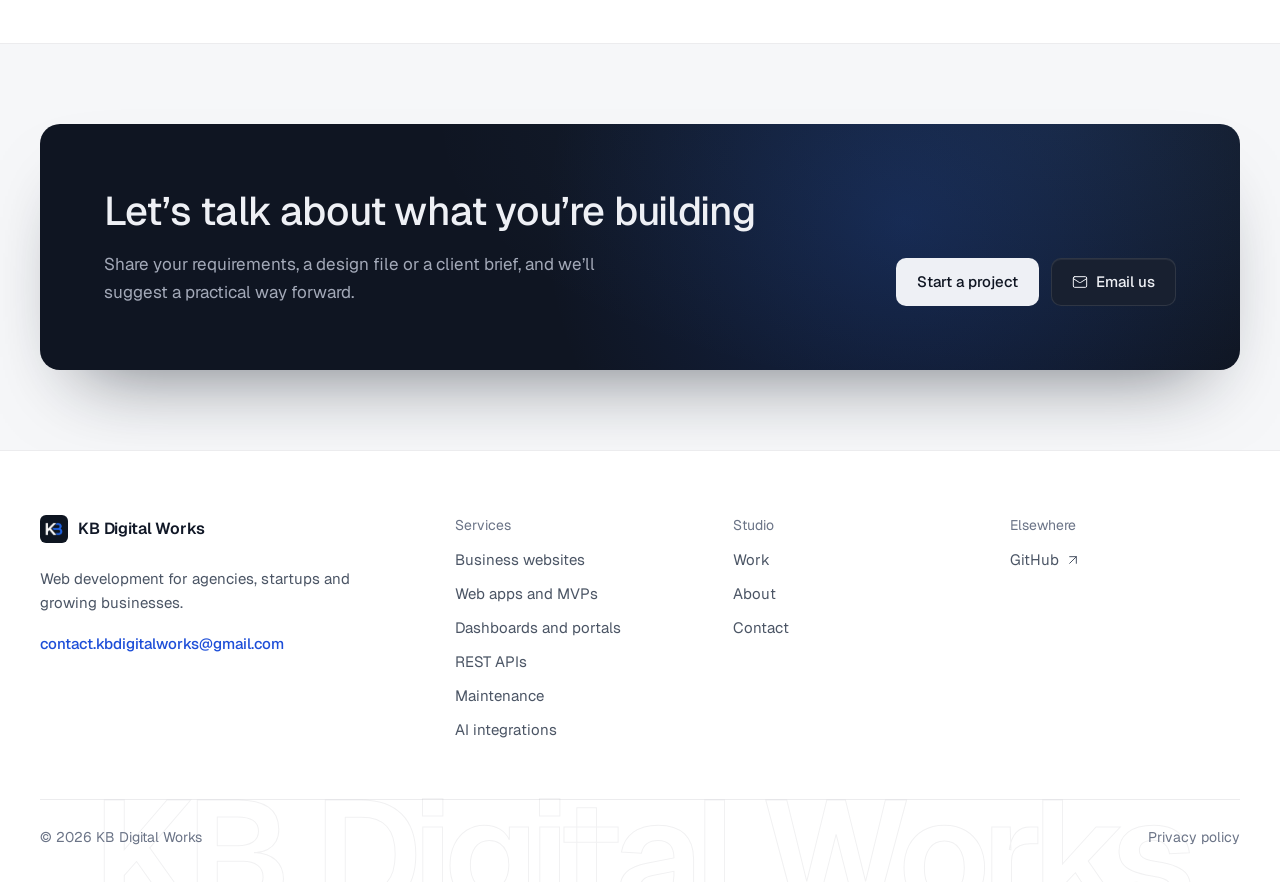
<file: about.html>
<!DOCTYPE html>
<html lang="en">
<head>
<meta charset="UTF-8">
<meta name="viewport" content="width=device-width, initial-scale=1.0">
<title>About | KB Digital Works</title>
<meta name="description" content="KB Digital Works is an independent, developer-led studio building websites, web apps, dashboards and APIs for agencies, startups and businesses.">
<link rel="canonical" href="https://kb-digitalworks.github.io/about.html">
<meta property="og:title" content="About KB Digital Works">
<meta property="og:description" content="KB Digital Works is an independent, developer-led studio building websites, web apps, dashboards and APIs for agencies, startups and businesses.">
<meta property="og:type" content="website">
<meta property="og:url" content="https://kb-digitalworks.github.io/about.html">
<meta property="og:image" content="https://kb-digitalworks.github.io/assets/images/logo/KB_Digital_Works_Square_Logo_500x500.png">
<meta property="og:image:alt" content="KB Digital Works">
<meta name="twitter:card" content="summary">
<meta name="theme-color" content="#f6f7f9">
<link rel="icon" href="assets/images/logo/KB_Digital_Works_Favicon_512x512.png" type="image/png">
<link rel="preconnect" href="https://fonts.googleapis.com">
<link rel="preconnect" href="https://fonts.gstatic.com" crossorigin>
<link href="https://fonts.googleapis.com/css2?family=Geist:wght@400;500;600&family=Geist+Mono:wght@400;500&display=swap" rel="stylesheet">
<script>document.documentElement.classList.add("js")</script>
<link rel="stylesheet" href="css/style.css">
<link rel="stylesheet" href="css/animations.css?v=6">
<link rel="stylesheet" href="css/responsive.css">
<link rel="stylesheet" href="css/fx.css?v=6">
<link rel="stylesheet" href="css/scenes.css?v=7">
</head>
<body class="has-dark-hero">
<header class="header">
<nav class="navbar container" aria-label="Primary navigation">
<a class="brand" href="index.html" aria-label="KB Digital Works home">
<img class="brand-logo" src="assets/images/logo/KB_Digital_Works_Monogram_Dark_1000x1000.png" alt="" width="28" height="28">
<span>KB Digital Works</span>
</a>
<ul class="nav-links" id="navLinks">
<li><a class="nav-link" href="index.html">Home</a></li>
<li><a class="nav-link" href="services.html">Services</a></li>
<li><a class="nav-link" href="portfolio.html">Work</a></li>
<li><a class="nav-link active" href="about.html" aria-current="page">About</a></li>
<li><a class="nav-link" href="contact.html">Contact</a></li>
<li class="nav-mobile-cta"><a class="btn btn-primary" href="contact.html">Start a project</a></li>
</ul>
<a class="nav-cta" href="contact.html">Start a project</a>
<button class="menu-toggle" aria-label="Open navigation" aria-expanded="false" aria-controls="navLinks" type="button">
<svg class="i" viewBox="0 0 24 24" aria-hidden="true"><path d="M4 6h16M4 12h16M4 18h16"/></svg>
</button>
</nav>
</header>

<main class="main-content">
<section class="page-hero dark">
<div class="grid-floor" aria-hidden="true"></div>
<div class="container page-hero-grid">
<div data-reveal>
<p class="label">About the studio</p>
<h1 class="split-words">Developer-led, built around <span class="accent-word">your requirements</span></h1>
<p class="lead">An independent development studio for agencies that need a reliable build partner, founders who need a first product, and businesses that need a better website.</p>
<div class="hero-facts">
<span><svg class="i" viewBox="0 0 24 24" aria-hidden="true"><path d="m16 18 6-6-6-6"/><path d="m8 6-6 6 6 6"/></svg>Developer-led</span>
<span><svg class="i" viewBox="0 0 24 24" aria-hidden="true"><circle cx="12" cy="12" r="10"/><path d="M2 12h20M12 2a15.3 15.3 0 0 1 4 10 15.3 15.3 0 0 1-4 10 15.3 15.3 0 0 1-4-10 15.3 15.3 0 0 1 4-10z"/></svg>Remote, worldwide</span>
<span><svg class="i" viewBox="0 0 24 24" aria-hidden="true"><path d="M20 6 9 17l-5-5"/></svg>White-label ready</span>
</div>
</div>
<div class="scene3d scene-about" role="img" aria-label="How the studio works: a requirements checklist, connected to a code editor, connected to a live website">
<div class="scene-world" aria-hidden="true">
<div class="s-plate" style="left:-275px;top:-110px;width:550px;height:220px"></div>
<div class="s-wire" style="left:-120px;top:0;width:55px;--z:40px"></div>
<div class="s-wire w2" style="left:65px;top:0;width:55px;--z:40px"></div>
<div class="s-station s-up" style="left:-250px;top:-85px;--z:40px;--d:0ms"><p class="s-title">brief.md</p><div class="t-req"><span class="done">Bookings</span><span class="done">Sign-in</span><span class="done">Admin panel</span><span>Payments</span></div><div class="tag3d"><span>Requirements</span></div></div>
<div class="s-station s-up dark-face" style="left:-65px;top:-85px;--z:40px;--d:150ms"><p class="s-title">api/bookings.ts</p><div class="t-code"><span class="b">export</span> <span class="b">async</span>
<span class="w">function</span> list() {
  <span class="b">return</span> db
   .bookings
   .find({ <span class="y">month</span> })
}<span class="cursor"></span></div><div class="tag3d"><span>Build</span></div></div>
<div class="s-station s-up" style="left:120px;top:-85px;--z:40px;--d:300ms"><p class="s-title">yoursite.com</p><div class="t-browser"><div><span class="s-line ink w70"></span><span class="s-line"></span><span class="s-line w50"></span><span class="s-btn"></span></div></div><span class="t-live">Live</span><div class="tag3d"><span>Launch</span></div></div>
</div>
</div>
</div>
</section>

<section class="section">
<div class="container">
<div class="grid split">
<div data-reveal>
<p class="label">The studio</p>
<h2>Small, technical and easy to work with</h2>
</div>
<div class="prose" data-reveal>
<p class="lead">KB Digital Works builds useful, reliable and scalable web products: business websites, full-stack web apps, admin dashboards and the APIs behind them.</p>
<p>We work with digital agencies as a white-label development partner, with startup founders on MVPs, and with small and mid-sized businesses on new sites and redesigns. Every project starts from real business requirements and ends with clean code that can be maintained and extended.</p>
</div>
</div>
</div>
</section>

<section class="section section-alt">
<div class="container">
<div class="section-heading" data-reveal>
<p class="label">Approach</p>
<h2>Practical at every stage</h2>
</div>
<div class="feature-grid cols-3" data-reveal-group>
<div class="feature-card" data-tilt="8">
<span class="num-tag">01</span>
<div class="icon-tile"><svg class="i" viewBox="0 0 24 24" aria-hidden="true"><circle cx="11" cy="11" r="8"/><path d="m21 21-4.3-4.3"/></svg></div>
<h3>Understand before building</h3>
<p>Development starts with clear requirements, the people who will use it and realistic technical priorities.</p>
</div>
<div class="feature-card" data-tilt="8">
<span class="num-tag">02</span>
<div class="icon-tile"><svg class="i" viewBox="0 0 24 24" aria-hidden="true"><path d="m12.83 2.18a2 2 0 0 0-1.66 0L2.6 6.08a1 1 0 0 0 0 1.83l8.58 3.91a2 2 0 0 0 1.66 0l8.58-3.9a1 1 0 0 0 0-1.83Z"/><path d="m22 17.65-9.17 4.16a2 2 0 0 1-1.66 0L2 17.65"/><path d="m22 12.65-9.17 4.16a2 2 0 0 1-1.66 0L2 12.65"/></svg></div>
<h3>Build for maintainability</h3>
<p>Clean implementation and understandable architecture make the result easier to change later.</p>
</div>
<div class="feature-card" data-tilt="8">
<span class="num-tag">03</span>
<div class="icon-tile"><svg class="i" viewBox="0 0 24 24" aria-hidden="true"><path d="M21 12a9 9 0 0 0-9-9 9.75 9.75 0 0 0-6.74 2.74L3 8"/><path d="M3 3v5h5"/><path d="M3 12a9 9 0 0 0 9 9 9.75 9.75 0 0 0 6.74-2.74L21 16"/><path d="M16 16h5v5"/></svg></div>
<h3>Improve with feedback</h3>
<p>Testing and review along the way catch issues early and keep the work aligned with your goals.</p>
</div>
</div>
</div>
</section>

<section class="section">
<div class="container">
<div class="section-heading" data-reveal>
<p class="label">Capabilities</p>
<h2>Everything a complete web product needs</h2>
</div>
<div class="feature-grid cols-3" data-reveal-group>
<div class="feature-card" data-tilt="8">
<div class="icon-tile"><svg class="i" viewBox="0 0 24 24" aria-hidden="true"><rect width="20" height="14" x="2" y="3" rx="2"/><path d="M8 21h8M12 17v4"/></svg></div>
<h3>Business websites and landing pages</h3>
<p>Responsive sites that explain what you do and bring in enquiries.</p>
</div>
<div class="feature-card" data-tilt="8">
<div class="icon-tile"><svg class="i" viewBox="0 0 24 24" aria-hidden="true"><path d="m12.83 2.18a2 2 0 0 0-1.66 0L2.6 6.08a1 1 0 0 0 0 1.83l8.58 3.91a2 2 0 0 0 1.66 0l8.58-3.9a1 1 0 0 0 0-1.83Z"/><path d="m22 17.65-9.17 4.16a2 2 0 0 1-1.66 0L2 17.65"/><path d="m22 12.65-9.17 4.16a2 2 0 0 1-1.66 0L2 12.65"/></svg></div>
<h3>Full-stack web applications and MVPs</h3>
<p>Interface, backend, database and deployment, built to grow.</p>
</div>
<div class="feature-card" data-tilt="8">
<div class="icon-tile"><svg class="i" viewBox="0 0 24 24" aria-hidden="true"><rect width="7" height="9" x="3" y="3" rx="1"/><rect width="7" height="5" x="14" y="3" rx="1"/><rect width="7" height="9" x="14" y="12" rx="1"/><rect width="7" height="5" x="3" y="16" rx="1"/></svg></div>
<h3>Admin dashboards and customer portals</h3>
<p>Tools that let your team manage data, users and operations.</p>
</div>
<div class="feature-card" data-tilt="8">
<div class="icon-tile"><svg class="i" viewBox="0 0 24 24" aria-hidden="true"><rect width="20" height="8" x="2" y="2" rx="2"/><rect width="20" height="8" x="2" y="14" rx="2"/><path d="M6 6h.01M6 18h.01"/></svg></div>
<h3>Backend systems and REST APIs</h3>
<p>Business logic, integrations and documented endpoints.</p>
</div>
<div class="feature-card" data-tilt="8">
<div class="icon-tile"><svg class="i" viewBox="0 0 24 24" aria-hidden="true"><rect width="18" height="11" x="3" y="11" rx="2"/><path d="M7 11V7a5 5 0 0 1 10 0v4"/></svg></div>
<h3>Database design, authentication and API security</h3>
<p>Sign-in, roles and permissions done properly from the start.</p>
</div>
<div class="feature-card" data-tilt="8">
<div class="icon-tile"><svg class="i" viewBox="0 0 24 24" aria-hidden="true"><path d="M12 3l1.9 5.8L20 10l-6.1 1.2L12 17l-1.9-5.8L4 10l6.1-1.2Z"/><path d="M19 17v4M17 19h4"/></svg></div>
<h3>AI integrations and workflow automation</h3>
<p>Assistants and automation connected to your own data.</p>
</div>
</div>
</div>
</section>

<section class="section section-alt">
<div class="container">
<div class="grid split">
<div data-reveal>
<p class="label">Working principles</p>
<h2>How we work</h2>
<p class="lead" style="margin-top:16px">Four commitments that hold on every project, whatever its size.</p>
</div>
<ol class="timeline vertical">
<li class="process-step">
<p class="step-number">01</p>
<h3>Clear scope</h3>
<p>Priorities and deliverables agreed before implementation starts.</p>
</li>
<li class="process-step">
<p class="step-number">02</p>
<h3>Honest communication</h3>
<p>Constraints and technical decisions discussed directly.</p>
</li>
<li class="process-step">
<p class="step-number">03</p>
<h3>Useful solutions</h3>
<p>Effort spent on features that serve real project needs.</p>
</li>
<li class="process-step">
<p class="step-number">04</p>
<h3>Responsible delivery</h3>
<p>Careful testing and documentation for future updates.</p>
</li>
</ol>
</div>
</div>
</section>

<section class="section-sm">
<div class="container">
<div class="cta-band" data-reveal>
<canvas class="orb" data-shape="wave" data-scale="0.42" aria-hidden="true"></canvas>
<div>
<h2>Let’s talk about what you’re building</h2>
<p>Share your requirements, a design file or a client brief, and we’ll suggest a practical way forward.</p>
</div>
<div class="cta-actions">
<a class="btn btn-primary" href="contact.html">Start a project</a>
<a class="btn btn-secondary" href="mailto:contact.kbdigitalworks@gmail.com"><svg class="i" viewBox="0 0 24 24" aria-hidden="true"><rect width="20" height="16" x="2" y="4" rx="2"/><path d="m22 7-8.97 5.7a1.94 1.94 0 0 1-2.06 0L2 7"/></svg>Email us</a>
</div>
</div>
</div>
</section>
</main>

<footer class="footer">
<div class="container">
<div class="grid footer-grid">
<div class="footer-about">
<a class="brand" href="index.html"><img class="brand-logo" src="assets/images/logo/KB_Digital_Works_Monogram_Dark_1000x1000.png" alt="" width="28" height="28"><span>KB Digital Works</span></a>
<p>Web development for agencies, startups and growing businesses.</p>
<a class="footer-mail" href="mailto:contact.kbdigitalworks@gmail.com">contact.kbdigitalworks@gmail.com</a>
</div>
<div>
<h3>Services</h3>
<ul class="footer-links">
<li><a href="services.html#websites">Business websites</a></li>
<li><a href="services.html#full-stack">Web apps and MVPs</a></li>
<li><a href="services.html#dashboards">Dashboards and portals</a></li>
<li><a href="services.html#backend">REST APIs</a></li>
<li><a href="services.html#support">Maintenance</a></li>
<li><a href="services.html#ai">AI integrations</a></li>
</ul>
</div>
<div>
<h3>Studio</h3>
<ul class="footer-links">
<li><a href="portfolio.html">Work</a></li>
<li><a href="about.html">About</a></li>
<li><a href="contact.html">Contact</a></li>
</ul>
</div>
<div>
<h3>Elsewhere</h3>
<ul class="footer-links">
<li><a href="https://github.com/kb-digitalworks" target="_blank" rel="noopener">GitHub <svg class="i" viewBox="0 0 24 24" aria-hidden="true"><path d="M7 7h10v10M7 17 17 7"/></svg></a></li>
</ul>
</div>
</div>
<div class="footer-bottom">
<span>© <span class="year">2026</span> KB Digital Works</span>
<a href="privacy.html">Privacy policy</a>
</div>
</div>
</footer>
<script src="js/navigation.js"></script><script src="js/main.js"></script><script src="js/animations.js"></script><script src="js/fx.js?v=6"></script>
</body>
</html>
</file>
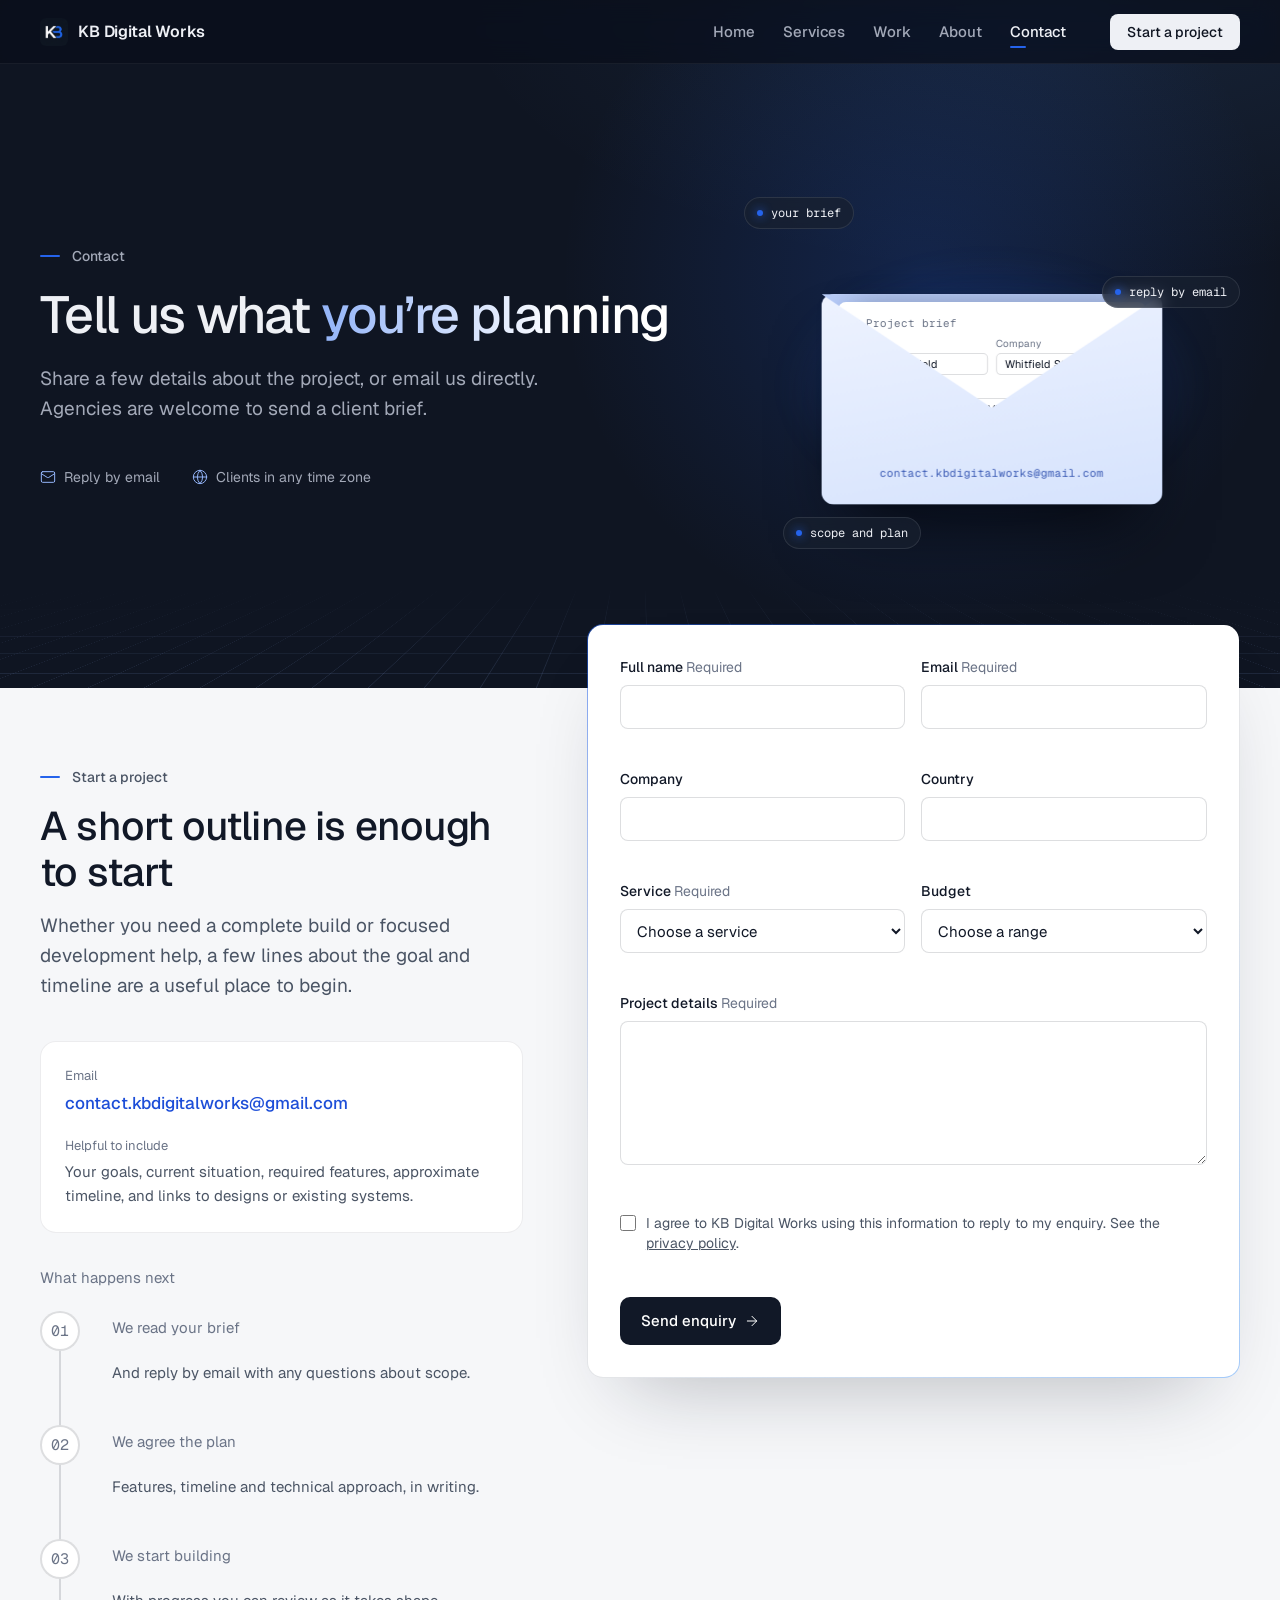
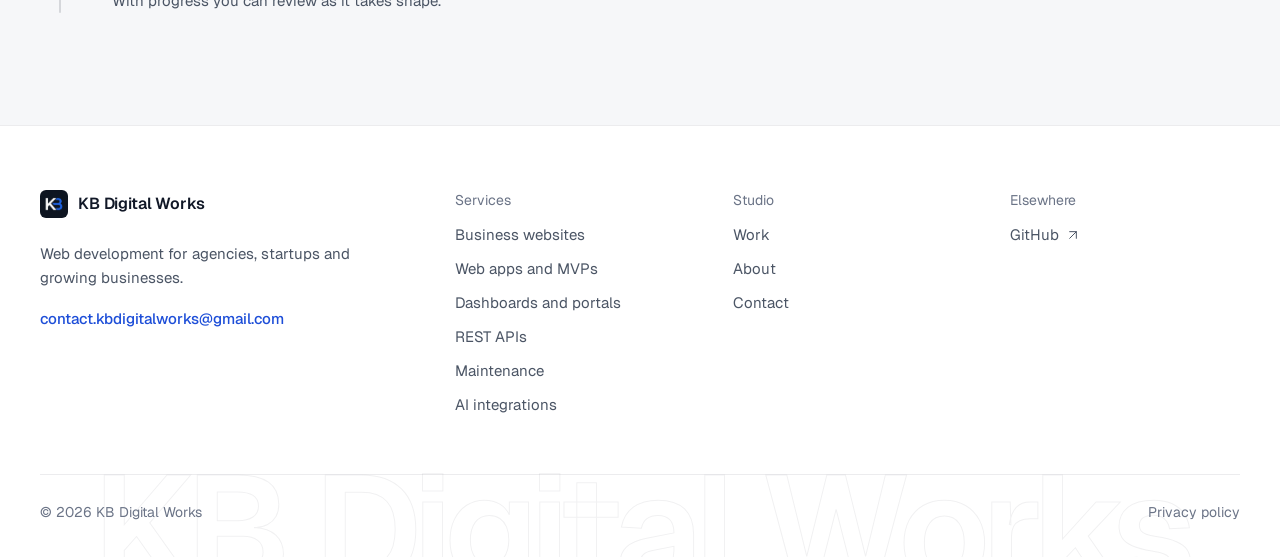
<file: contact.html>
<!DOCTYPE html>
<html lang="en">
<head>
<meta charset="UTF-8">
<meta name="viewport" content="width=device-width, initial-scale=1.0">
<title>Contact | KB Digital Works</title>
<meta name="description" content="Start a project with KB Digital Works: white-label development, MVPs, business websites, dashboards and APIs.">
<link rel="canonical" href="https://kb-digitalworks.github.io/contact.html">
<meta property="og:title" content="Contact KB Digital Works">
<meta property="og:description" content="Start a project with KB Digital Works: white-label development, MVPs, business websites, dashboards and APIs.">
<meta property="og:type" content="website">
<meta property="og:url" content="https://kb-digitalworks.github.io/contact.html">
<meta property="og:image" content="https://kb-digitalworks.github.io/assets/images/logo/KB_Digital_Works_Square_Logo_500x500.png">
<meta property="og:image:alt" content="KB Digital Works">
<meta name="twitter:card" content="summary">
<meta name="theme-color" content="#f6f7f9">
<link rel="icon" href="assets/images/logo/KB_Digital_Works_Favicon_512x512.png" type="image/png">
<link rel="preconnect" href="https://fonts.googleapis.com">
<link rel="preconnect" href="https://fonts.gstatic.com" crossorigin>
<link href="https://fonts.googleapis.com/css2?family=Geist:wght@400;500;600&family=Geist+Mono:wght@400;500&display=swap" rel="stylesheet">
<script>document.documentElement.classList.add("js")</script>
<link rel="stylesheet" href="css/style.css">
<link rel="stylesheet" href="css/animations.css?v=6">
<link rel="stylesheet" href="css/responsive.css">
<link rel="stylesheet" href="css/fx.css?v=6">
<link rel="stylesheet" href="css/scenes.css?v=7">
</head>
<body class="has-dark-hero">
<header class="header">
<nav class="navbar container" aria-label="Primary navigation">
<a class="brand" href="index.html" aria-label="KB Digital Works home">
<img class="brand-logo" src="assets/images/logo/KB_Digital_Works_Monogram_Dark_1000x1000.png" alt="" width="28" height="28">
<span>KB Digital Works</span>
</a>
<ul class="nav-links" id="navLinks">
<li><a class="nav-link" href="index.html">Home</a></li>
<li><a class="nav-link" href="services.html">Services</a></li>
<li><a class="nav-link" href="portfolio.html">Work</a></li>
<li><a class="nav-link" href="about.html">About</a></li>
<li><a class="nav-link active" href="contact.html" aria-current="page">Contact</a></li>
<li class="nav-mobile-cta"><a class="btn btn-primary" href="contact.html">Start a project</a></li>
</ul>
<a class="nav-cta" href="contact.html">Start a project</a>
<button class="menu-toggle" aria-label="Open navigation" aria-expanded="false" aria-controls="navLinks" type="button">
<svg class="i" viewBox="0 0 24 24" aria-hidden="true"><path d="M4 6h16M4 12h16M4 18h16"/></svg>
</button>
</nav>
</header>

<main class="main-content">
<section class="page-hero dark">
<div class="grid-floor" aria-hidden="true"></div>
<div class="container page-hero-grid">
<div data-reveal>
<p class="label">Contact</p>
<h1 class="split-words">Tell us what <span class="accent-word">you’re planning</span></h1>
<p class="lead">Share a few details about the project, or email us directly. Agencies are welcome to send a client brief.</p>
<div class="hero-facts">
<span><svg class="i" viewBox="0 0 24 24" aria-hidden="true"><rect width="20" height="16" x="2" y="4" rx="2"/><path d="m22 7-8.97 5.7a1.94 1.94 0 0 1-2.06 0L2 7"/></svg>Reply by email</span>
<span><svg class="i" viewBox="0 0 24 24" aria-hidden="true"><circle cx="12" cy="12" r="10"/><path d="M2 12h20M12 2a15.3 15.3 0 0 1 4 10 15.3 15.3 0 0 1-4 10 15.3 15.3 0 0 1-4-10 15.3 15.3 0 0 1 4-10z"/></svg>Clients in any time zone</span>
</div>
</div>
<div class="scene-mail" role="img" aria-label="An envelope opens and a project brief slides out of it: name, company, the service needed and a short description">
<div class="mail-glow" aria-hidden="true"></div>
<div class="mail-sway" aria-hidden="true">
<div class="env">
<div class="env-back"></div>
<div class="letter">
<p class="s-title">Project brief</p>
<div class="f-form">
<label>Name<span>Dana Whitfield</span></label>
<label>Company<span>Whitfield Studio</span></label>
<label class="full">Service<span>Full-stack web app or MVP</span></label>
<label class="full area">Project details<span>A booking portal with an admin panel for our team…</span></label>
</div>
</div>
<div class="env-front"><span class="env-mark">contact.kbdigitalworks@gmail.com</span></div>
<div class="env-flap"><span class="seal"><img src="assets/images/logo/KB_Digital_Works_Monogram_Dark_1000x1000.png" alt=""></span></div>
</div>
</div>
<span class="orb-chip mail-chip m1" aria-hidden="true">your brief</span>
<span class="orb-chip mail-chip m2" aria-hidden="true">reply by email</span>
<span class="orb-chip mail-chip m3" aria-hidden="true">scope and plan</span>
</div>
</div>
</section>

<section class="section" style="padding-top:0">
<div class="container">
<div class="grid contact-layout">
<div style="padding-top:72px" data-reveal>
<p class="label">Start a project</p>
<h2>A short outline is enough to start</h2>
<p class="lead">Whether you need a complete build or focused development help, a few lines about the goal and timeline are a useful place to begin.</p>
<dl class="contact-detail" data-tilt="4">
<dt>Email</dt>
<dd><a href="mailto:contact.kbdigitalworks@gmail.com">contact.kbdigitalworks@gmail.com</a></dd>
<dt>Helpful to include</dt>
<dd class="plain">Your goals, current situation, required features, approximate timeline, and links to designs or existing systems.</dd>
</dl>
<div class="next-steps">
<h3>What happens next</h3>
<ol class="timeline vertical">
<li class="process-step"><p class="step-number">01</p><h3>We read your brief</h3><p>And reply by email with any questions about scope.</p></li>
<li class="process-step"><p class="step-number">02</p><h3>We agree the plan</h3><p>Features, timeline and technical approach, in writing.</p></li>
<li class="process-step"><p class="step-number">03</p><h3>We start building</h3><p>With progress you can review as it takes shape.</p></li>
</ol>
</div>
</div>
<form id="contactForm" class="contact-form contact-lift" data-reveal action="https://formsubmit.co/contact.kbdigitalworks@gmail.com" method="POST" novalidate>
<input type="hidden" name="_subject" value="New KB Digital Works website enquiry">
<input type="hidden" name="_template" value="table">
<input type="text" name="website" class="honeypot" tabindex="-1" autocomplete="off" aria-hidden="true">
<div class="form-row">
<div class="form-group"><label for="name">Full name <span class="req" aria-hidden="true">Required</span></label><input id="name" name="name" type="text" autocomplete="name" required><div class="error-message" aria-live="polite"></div></div>
<div class="form-group"><label for="email">Email <span class="req" aria-hidden="true">Required</span></label><input id="email" name="email" type="email" autocomplete="email" required><div class="error-message" aria-live="polite"></div></div>
</div>
<div class="form-row">
<div class="form-group"><label for="company">Company</label><input id="company" name="company" type="text" autocomplete="organization"><div class="error-message"></div></div>
<div class="form-group"><label for="country">Country</label><input id="country" name="country" type="text" autocomplete="country-name"><div class="error-message"></div></div>
</div>
<div class="form-row">
<div class="form-group"><label for="service">Service <span class="req" aria-hidden="true">Required</span></label><select id="service" name="service" required>
<option value="">Choose a service</option>
<option>White-label work for an agency</option>
<option>Business website or landing page</option>
<option>Full-stack web app or MVP</option>
<option>Admin dashboard or portal</option>
<option>REST API or integration</option>
<option>Maintenance and support</option>
<option>AI integration</option>
<option>Other</option>
</select><div class="error-message" aria-live="polite"></div></div>
<div class="form-group"><label for="budget">Budget</label><select id="budget" name="budget">
<option value="">Choose a range</option>
<option>Under $500</option>
<option>$500–$1,000</option>
<option>$1,000–$3,000</option>
<option>$3,000–$5,000</option>
<option>$5,000+</option>
<option>Not sure yet</option>
</select><div class="error-message"></div></div>
</div>
<div class="form-group"><label for="details">Project details <span class="req" aria-hidden="true">Required</span></label><textarea id="details" name="details" required></textarea><div class="error-message" aria-live="polite"></div></div>
<div class="form-group"><label class="privacy-check"><input type="checkbox" name="consent" required><span>I agree to KB Digital Works using this information to reply to my enquiry. See the <a href="privacy.html" style="text-decoration:underline">privacy policy</a>.</span></label><div class="error-message consent-error" aria-live="polite"></div></div>
<button class="btn btn-primary submit-btn" type="submit">Send enquiry <svg class="i" viewBox="0 0 24 24" aria-hidden="true"><path d="M5 12h14"/><path d="m12 5 7 7-7 7"/></svg></button>
<div class="form-status" role="status" aria-live="polite"></div>
</form>
</div>
</div>
</section>
</main>

<footer class="footer">
<div class="container">
<div class="grid footer-grid">
<div class="footer-about">
<a class="brand" href="index.html"><img class="brand-logo" src="assets/images/logo/KB_Digital_Works_Monogram_Dark_1000x1000.png" alt="" width="28" height="28"><span>KB Digital Works</span></a>
<p>Web development for agencies, startups and growing businesses.</p>
<a class="footer-mail" href="mailto:contact.kbdigitalworks@gmail.com">contact.kbdigitalworks@gmail.com</a>
</div>
<div>
<h3>Services</h3>
<ul class="footer-links">
<li><a href="services.html#websites">Business websites</a></li>
<li><a href="services.html#full-stack">Web apps and MVPs</a></li>
<li><a href="services.html#dashboards">Dashboards and portals</a></li>
<li><a href="services.html#backend">REST APIs</a></li>
<li><a href="services.html#support">Maintenance</a></li>
<li><a href="services.html#ai">AI integrations</a></li>
</ul>
</div>
<div>
<h3>Studio</h3>
<ul class="footer-links">
<li><a href="portfolio.html">Work</a></li>
<li><a href="about.html">About</a></li>
<li><a href="contact.html">Contact</a></li>
</ul>
</div>
<div>
<h3>Elsewhere</h3>
<ul class="footer-links">
<li><a href="https://github.com/kb-digitalworks" target="_blank" rel="noopener">GitHub <svg class="i" viewBox="0 0 24 24" aria-hidden="true"><path d="M7 7h10v10M7 17 17 7"/></svg></a></li>
</ul>
</div>
</div>
<div class="footer-bottom">
<span>© <span class="year">2026</span> KB Digital Works</span>
<a href="privacy.html">Privacy policy</a>
</div>
</div>
</footer>
<script src="js/navigation.js"></script><script src="js/main.js"></script><script src="js/animations.js"></script><script src="js/fx.js?v=6"></script><script src="js/contact.js"></script>
</body>
</html>
</file>
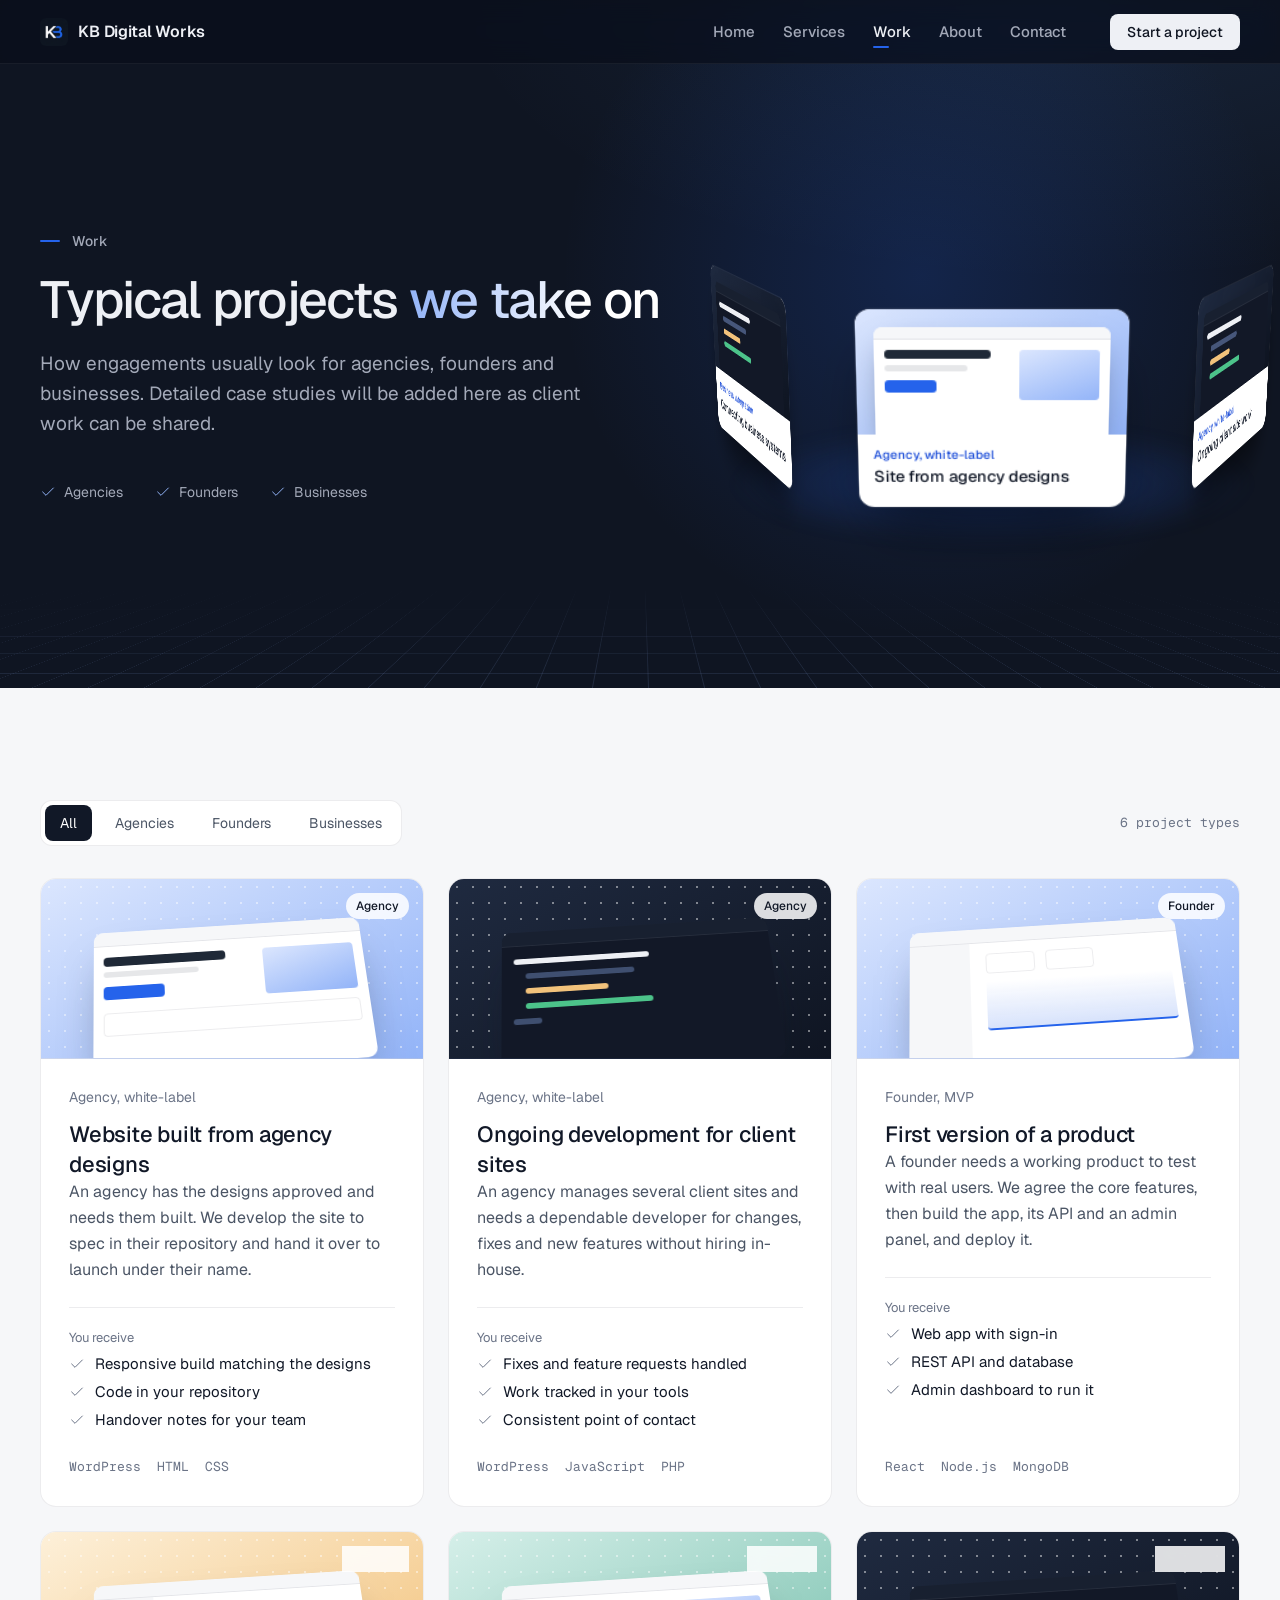
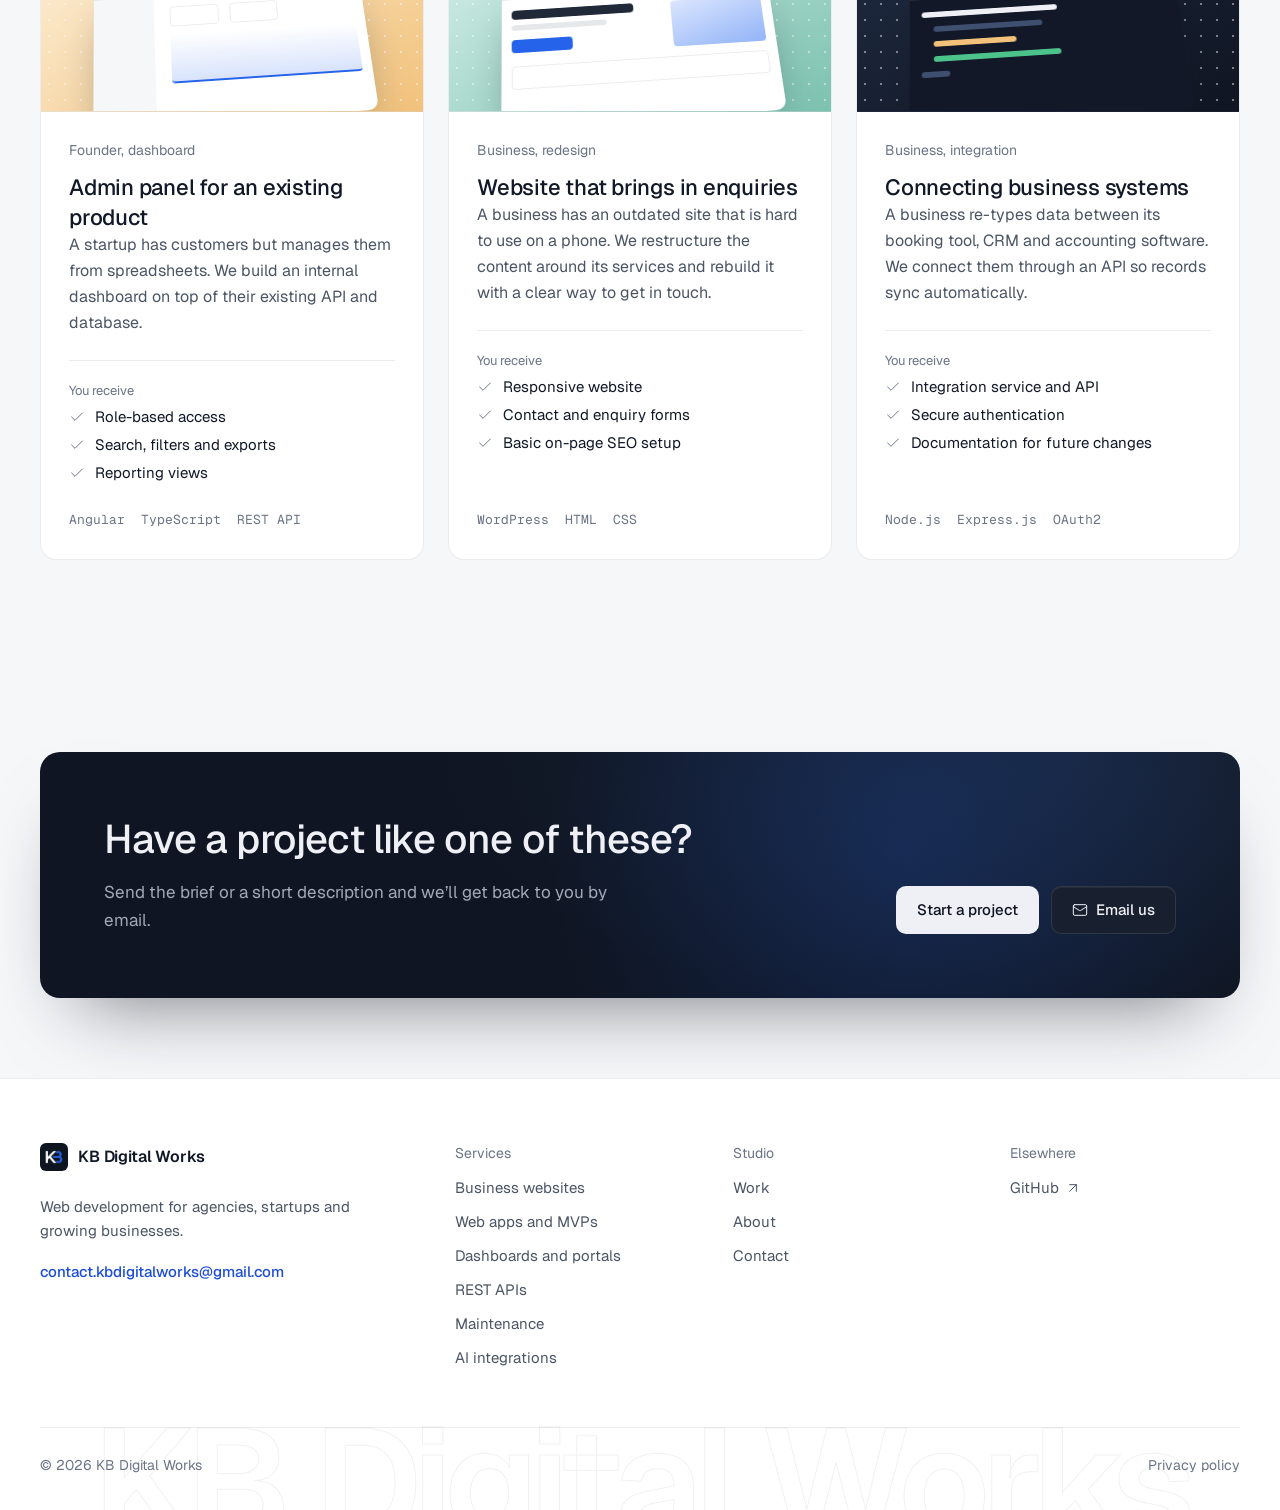
<file: portfolio.html>
<!DOCTYPE html>
<html lang="en">
<head>
<meta charset="UTF-8">
<meta name="viewport" content="width=device-width, initial-scale=1.0">
<title>Work | KB Digital Works</title>
<meta name="description" content="Typical projects KB Digital Works takes on for digital agencies, startup founders and growing businesses.">
<link rel="canonical" href="https://kb-digitalworks.github.io/portfolio.html">
<meta property="og:title" content="Work | KB Digital Works">
<meta property="og:description" content="Typical projects KB Digital Works takes on for digital agencies, startup founders and growing businesses.">
<meta property="og:type" content="website">
<meta property="og:url" content="https://kb-digitalworks.github.io/portfolio.html">
<meta property="og:image" content="https://kb-digitalworks.github.io/assets/images/logo/KB_Digital_Works_Square_Logo_500x500.png">
<meta property="og:image:alt" content="KB Digital Works">
<meta name="twitter:card" content="summary">
<meta name="theme-color" content="#f6f7f9">
<link rel="icon" href="assets/images/logo/KB_Digital_Works_Favicon_512x512.png" type="image/png">
<link rel="preconnect" href="https://fonts.googleapis.com">
<link rel="preconnect" href="https://fonts.gstatic.com" crossorigin>
<link href="https://fonts.googleapis.com/css2?family=Geist:wght@400;500;600&family=Geist+Mono:wght@400;500&display=swap" rel="stylesheet">
<script>document.documentElement.classList.add("js")</script>
<link rel="stylesheet" href="css/style.css">
<link rel="stylesheet" href="css/animations.css?v=6">
<link rel="stylesheet" href="css/responsive.css">
<link rel="stylesheet" href="css/fx.css?v=6">
<link rel="stylesheet" href="css/scenes.css?v=7">
</head>
<body class="has-dark-hero">
<header class="header">
<nav class="navbar container" aria-label="Primary navigation">
<a class="brand" href="index.html" aria-label="KB Digital Works home">
<img class="brand-logo" src="assets/images/logo/KB_Digital_Works_Monogram_Dark_1000x1000.png" alt="" width="28" height="28">
<span>KB Digital Works</span>
</a>
<ul class="nav-links" id="navLinks">
<li><a class="nav-link" href="index.html">Home</a></li>
<li><a class="nav-link" href="services.html">Services</a></li>
<li><a class="nav-link active" href="portfolio.html" aria-current="page">Work</a></li>
<li><a class="nav-link" href="about.html">About</a></li>
<li><a class="nav-link" href="contact.html">Contact</a></li>
<li class="nav-mobile-cta"><a class="btn btn-primary" href="contact.html">Start a project</a></li>
</ul>
<a class="nav-cta" href="contact.html">Start a project</a>
<button class="menu-toggle" aria-label="Open navigation" aria-expanded="false" aria-controls="navLinks" type="button">
<svg class="i" viewBox="0 0 24 24" aria-hidden="true"><path d="M4 6h16M4 12h16M4 18h16"/></svg>
</button>
</nav>
</header>

<main class="main-content">
<section class="page-hero dark">
<div class="grid-floor" aria-hidden="true"></div>
<div class="container page-hero-grid">
<div data-reveal>
<p class="label">Work</p>
<h1 class="split-words">Typical projects <span class="accent-word">we take on</span></h1>
<p class="lead">How engagements usually look for agencies, founders and businesses. Detailed case studies will be added here as client work can be shared.</p>
<div class="hero-facts">
<span><svg class="i" viewBox="0 0 24 24" aria-hidden="true"><path d="M20 6 9 17l-5-5"/></svg>Agencies</span>
<span><svg class="i" viewBox="0 0 24 24" aria-hidden="true"><path d="M20 6 9 17l-5-5"/></svg>Founders</span>
<span><svg class="i" viewBox="0 0 24 24" aria-hidden="true"><path d="M20 6 9 17l-5-5"/></svg>Businesses</span>
</div>
</div>
<div class="scene-ring" role="img" aria-label="A rotating carousel of the six project types on this page: agency builds, client site support, MVPs, admin panels, redesigns and integrations">
<div class="ring-floor" aria-hidden="true"></div>
<div class="ring-tilt" aria-hidden="true"><div class="ring">
<div class="ring-card" style="--i:0"><div class="rc-shot" data-tone="cobalt"><div class="win site"><i></i><i></i><i></i><i></i></div></div><div class="rc-cap"><small>Agency, white-label</small><strong>Site from agency designs</strong></div></div>
<div class="ring-card" style="--i:1"><div class="rc-shot" data-tone="ink"><div class="win code"><i></i><i></i><i></i><i></i></div></div><div class="rc-cap"><small>Agency, white-label</small><strong>Ongoing client site work</strong></div></div>
<div class="ring-card" style="--i:2"><div class="rc-shot" data-tone="cobalt"><div class="win dash"><i></i><i></i><i></i><i></i></div></div><div class="rc-cap"><small>Founder, MVP</small><strong>First version of a product</strong></div></div>
<div class="ring-card" style="--i:3"><div class="rc-shot" data-tone="amber"><div class="win dash"><i></i><i></i><i></i><i></i></div></div><div class="rc-cap"><small>Founder, dashboard</small><strong>Admin panel for a product</strong></div></div>
<div class="ring-card" style="--i:4"><div class="rc-shot" data-tone="teal"><div class="win site"><i></i><i></i><i></i><i></i></div></div><div class="rc-cap"><small>Business, redesign</small><strong>Website that brings enquiries</strong></div></div>
<div class="ring-card" style="--i:5"><div class="rc-shot" data-tone="ink"><div class="win code"><i></i><i></i><i></i><i></i></div></div><div class="rc-cap"><small>Business, integration</small><strong>Connecting business systems</strong></div></div>
</div></div>
</div>
</div>
</section>

<section class="section">
<div class="container">
<div class="filter-bar" data-reveal>
<div class="portfolio-filter" role="group" aria-label="Filter by client type">
<button class="filter-btn active" data-filter="all" type="button" aria-pressed="true">All</button>
<button class="filter-btn" data-filter="agency" type="button" aria-pressed="false">Agencies</button>
<button class="filter-btn" data-filter="startup" type="button" aria-pressed="false">Founders</button>
<button class="filter-btn" data-filter="business" type="button" aria-pressed="false">Businesses</button>
</div>
<span class="filter-count" aria-live="polite">6 project types</span>
</div>
<div class="grid portfolio-grid" data-reveal-group>
<article class="engagement portfolio-card" data-category="agency" data-tilt="5">
<div class="card-cover" data-tone="cobalt" aria-hidden="true"><span class="cover-badge">Agency</span><div class="cover-win"><i class="a"></i><i class="b"></i><i class="c"></i><i class="d"></i><i class="e"></i></div></div>
<div class="card-body">
<p class="engagement-for">Agency, white-label</p>
<h3>Website built from agency designs</h3>
<p>An agency has the designs approved and needs them built. We develop the site to spec in their repository and hand it over to launch under their name.</p>
<dl><div><dt>You receive</dt><dd><ul><li><svg class="i" viewBox="0 0 24 24" aria-hidden="true"><path d="M20 6 9 17l-5-5"/></svg>Responsive build matching the designs</li><li><svg class="i" viewBox="0 0 24 24" aria-hidden="true"><path d="M20 6 9 17l-5-5"/></svg>Code in your repository</li><li><svg class="i" viewBox="0 0 24 24" aria-hidden="true"><path d="M20 6 9 17l-5-5"/></svg>Handover notes for your team</li></ul></dd></div></dl>
<p class="tag-list"><span>WordPress</span><span>HTML</span><span>CSS</span></p>
</div>
</article>
<article class="engagement portfolio-card" data-category="agency" data-tilt="5">
<div class="card-cover" data-tone="ink" aria-hidden="true"><span class="cover-badge">Agency</span><div class="cover-win code"><i class="a"></i><i class="b"></i><i class="c"></i><i class="d"></i><i class="e"></i></div></div>
<div class="card-body">
<p class="engagement-for">Agency, white-label</p>
<h3>Ongoing development for client sites</h3>
<p>An agency manages several client sites and needs a dependable developer for changes, fixes and new features without hiring in-house.</p>
<dl><div><dt>You receive</dt><dd><ul><li><svg class="i" viewBox="0 0 24 24" aria-hidden="true"><path d="M20 6 9 17l-5-5"/></svg>Fixes and feature requests handled</li><li><svg class="i" viewBox="0 0 24 24" aria-hidden="true"><path d="M20 6 9 17l-5-5"/></svg>Work tracked in your tools</li><li><svg class="i" viewBox="0 0 24 24" aria-hidden="true"><path d="M20 6 9 17l-5-5"/></svg>Consistent point of contact</li></ul></dd></div></dl>
<p class="tag-list"><span>WordPress</span><span>JavaScript</span><span>PHP</span></p>
</div>
</article>
<article class="engagement portfolio-card" data-category="startup" data-tilt="5">
<div class="card-cover" data-tone="cobalt" aria-hidden="true"><span class="cover-badge">Founder</span><div class="cover-win dash"><i class="a"></i><i class="b"></i><i class="c"></i><i class="d"></i><i class="e"></i></div></div>
<div class="card-body">
<p class="engagement-for">Founder, MVP</p>
<h3>First version of a product</h3>
<p>A founder needs a working product to test with real users. We agree the core features, then build the app, its API and an admin panel, and deploy it.</p>
<dl><div><dt>You receive</dt><dd><ul><li><svg class="i" viewBox="0 0 24 24" aria-hidden="true"><path d="M20 6 9 17l-5-5"/></svg>Web app with sign-in</li><li><svg class="i" viewBox="0 0 24 24" aria-hidden="true"><path d="M20 6 9 17l-5-5"/></svg>REST API and database</li><li><svg class="i" viewBox="0 0 24 24" aria-hidden="true"><path d="M20 6 9 17l-5-5"/></svg>Admin dashboard to run it</li></ul></dd></div></dl>
<p class="tag-list"><span>React</span><span>Node.js</span><span>MongoDB</span></p>
</div>
</article>
<article class="engagement portfolio-card" data-category="startup" data-tilt="5">
<div class="card-cover" data-tone="amber" aria-hidden="true"><span class="cover-badge">Founder</span><div class="cover-win dash"><i class="a"></i><i class="b"></i><i class="c"></i><i class="d"></i><i class="e"></i></div></div>
<div class="card-body">
<p class="engagement-for">Founder, dashboard</p>
<h3>Admin panel for an existing product</h3>
<p>A startup has customers but manages them from spreadsheets. We build an internal dashboard on top of their existing API and database.</p>
<dl><div><dt>You receive</dt><dd><ul><li><svg class="i" viewBox="0 0 24 24" aria-hidden="true"><path d="M20 6 9 17l-5-5"/></svg>Role-based access</li><li><svg class="i" viewBox="0 0 24 24" aria-hidden="true"><path d="M20 6 9 17l-5-5"/></svg>Search, filters and exports</li><li><svg class="i" viewBox="0 0 24 24" aria-hidden="true"><path d="M20 6 9 17l-5-5"/></svg>Reporting views</li></ul></dd></div></dl>
<p class="tag-list"><span>Angular</span><span>TypeScript</span><span>REST API</span></p>
</div>
</article>
<article class="engagement portfolio-card" data-category="business" data-tilt="5">
<div class="card-cover" data-tone="teal" aria-hidden="true"><span class="cover-badge">Business</span><div class="cover-win"><i class="a"></i><i class="b"></i><i class="c"></i><i class="d"></i><i class="e"></i></div></div>
<div class="card-body">
<p class="engagement-for">Business, redesign</p>
<h3>Website that brings in enquiries</h3>
<p>A business has an outdated site that is hard to use on a phone. We restructure the content around its services and rebuild it with a clear way to get in touch.</p>
<dl><div><dt>You receive</dt><dd><ul><li><svg class="i" viewBox="0 0 24 24" aria-hidden="true"><path d="M20 6 9 17l-5-5"/></svg>Responsive website</li><li><svg class="i" viewBox="0 0 24 24" aria-hidden="true"><path d="M20 6 9 17l-5-5"/></svg>Contact and enquiry forms</li><li><svg class="i" viewBox="0 0 24 24" aria-hidden="true"><path d="M20 6 9 17l-5-5"/></svg>Basic on-page SEO setup</li></ul></dd></div></dl>
<p class="tag-list"><span>WordPress</span><span>HTML</span><span>CSS</span></p>
</div>
</article>
<article class="engagement portfolio-card" data-category="business" data-tilt="5">
<div class="card-cover" data-tone="ink" aria-hidden="true"><span class="cover-badge">Business</span><div class="cover-win code"><i class="a"></i><i class="b"></i><i class="c"></i><i class="d"></i><i class="e"></i></div></div>
<div class="card-body">
<p class="engagement-for">Business, integration</p>
<h3>Connecting business systems</h3>
<p>A business re-types data between its booking tool, CRM and accounting software. We connect them through an API so records sync automatically.</p>
<dl><div><dt>You receive</dt><dd><ul><li><svg class="i" viewBox="0 0 24 24" aria-hidden="true"><path d="M20 6 9 17l-5-5"/></svg>Integration service and API</li><li><svg class="i" viewBox="0 0 24 24" aria-hidden="true"><path d="M20 6 9 17l-5-5"/></svg>Secure authentication</li><li><svg class="i" viewBox="0 0 24 24" aria-hidden="true"><path d="M20 6 9 17l-5-5"/></svg>Documentation for future changes</li></ul></dd></div></dl>
<p class="tag-list"><span>Node.js</span><span>Express.js</span><span>OAuth2</span></p>
</div>
</article>
</div>
</div>
</section>

<section class="section-sm">
<div class="container">
<div class="cta-band" data-reveal>
<canvas class="orb" data-shape="wave" data-scale="0.42" aria-hidden="true"></canvas>
<div>
<h2>Have a project like one of these?</h2>
<p>Send the brief or a short description and we’ll get back to you by email.</p>
</div>
<div class="cta-actions">
<a class="btn btn-primary" href="contact.html">Start a project</a>
<a class="btn btn-secondary" href="mailto:contact.kbdigitalworks@gmail.com"><svg class="i" viewBox="0 0 24 24" aria-hidden="true"><rect width="20" height="16" x="2" y="4" rx="2"/><path d="m22 7-8.97 5.7a1.94 1.94 0 0 1-2.06 0L2 7"/></svg>Email us</a>
</div>
</div>
</div>
</section>
</main>

<footer class="footer">
<div class="container">
<div class="grid footer-grid">
<div class="footer-about">
<a class="brand" href="index.html"><img class="brand-logo" src="assets/images/logo/KB_Digital_Works_Monogram_Dark_1000x1000.png" alt="" width="28" height="28"><span>KB Digital Works</span></a>
<p>Web development for agencies, startups and growing businesses.</p>
<a class="footer-mail" href="mailto:contact.kbdigitalworks@gmail.com">contact.kbdigitalworks@gmail.com</a>
</div>
<div>
<h3>Services</h3>
<ul class="footer-links">
<li><a href="services.html#websites">Business websites</a></li>
<li><a href="services.html#full-stack">Web apps and MVPs</a></li>
<li><a href="services.html#dashboards">Dashboards and portals</a></li>
<li><a href="services.html#backend">REST APIs</a></li>
<li><a href="services.html#support">Maintenance</a></li>
<li><a href="services.html#ai">AI integrations</a></li>
</ul>
</div>
<div>
<h3>Studio</h3>
<ul class="footer-links">
<li><a href="portfolio.html">Work</a></li>
<li><a href="about.html">About</a></li>
<li><a href="contact.html">Contact</a></li>
</ul>
</div>
<div>
<h3>Elsewhere</h3>
<ul class="footer-links">
<li><a href="https://github.com/kb-digitalworks" target="_blank" rel="noopener">GitHub <svg class="i" viewBox="0 0 24 24" aria-hidden="true"><path d="M7 7h10v10M7 17 17 7"/></svg></a></li>
</ul>
</div>
</div>
<div class="footer-bottom">
<span>© <span class="year">2026</span> KB Digital Works</span>
<a href="privacy.html">Privacy policy</a>
</div>
</div>
</footer>
<script src="js/navigation.js"></script><script src="js/main.js"></script><script src="js/animations.js"></script><script src="js/fx.js?v=6"></script><script src="js/portfolio.js?v=6"></script>
</body>
</html>
</file>
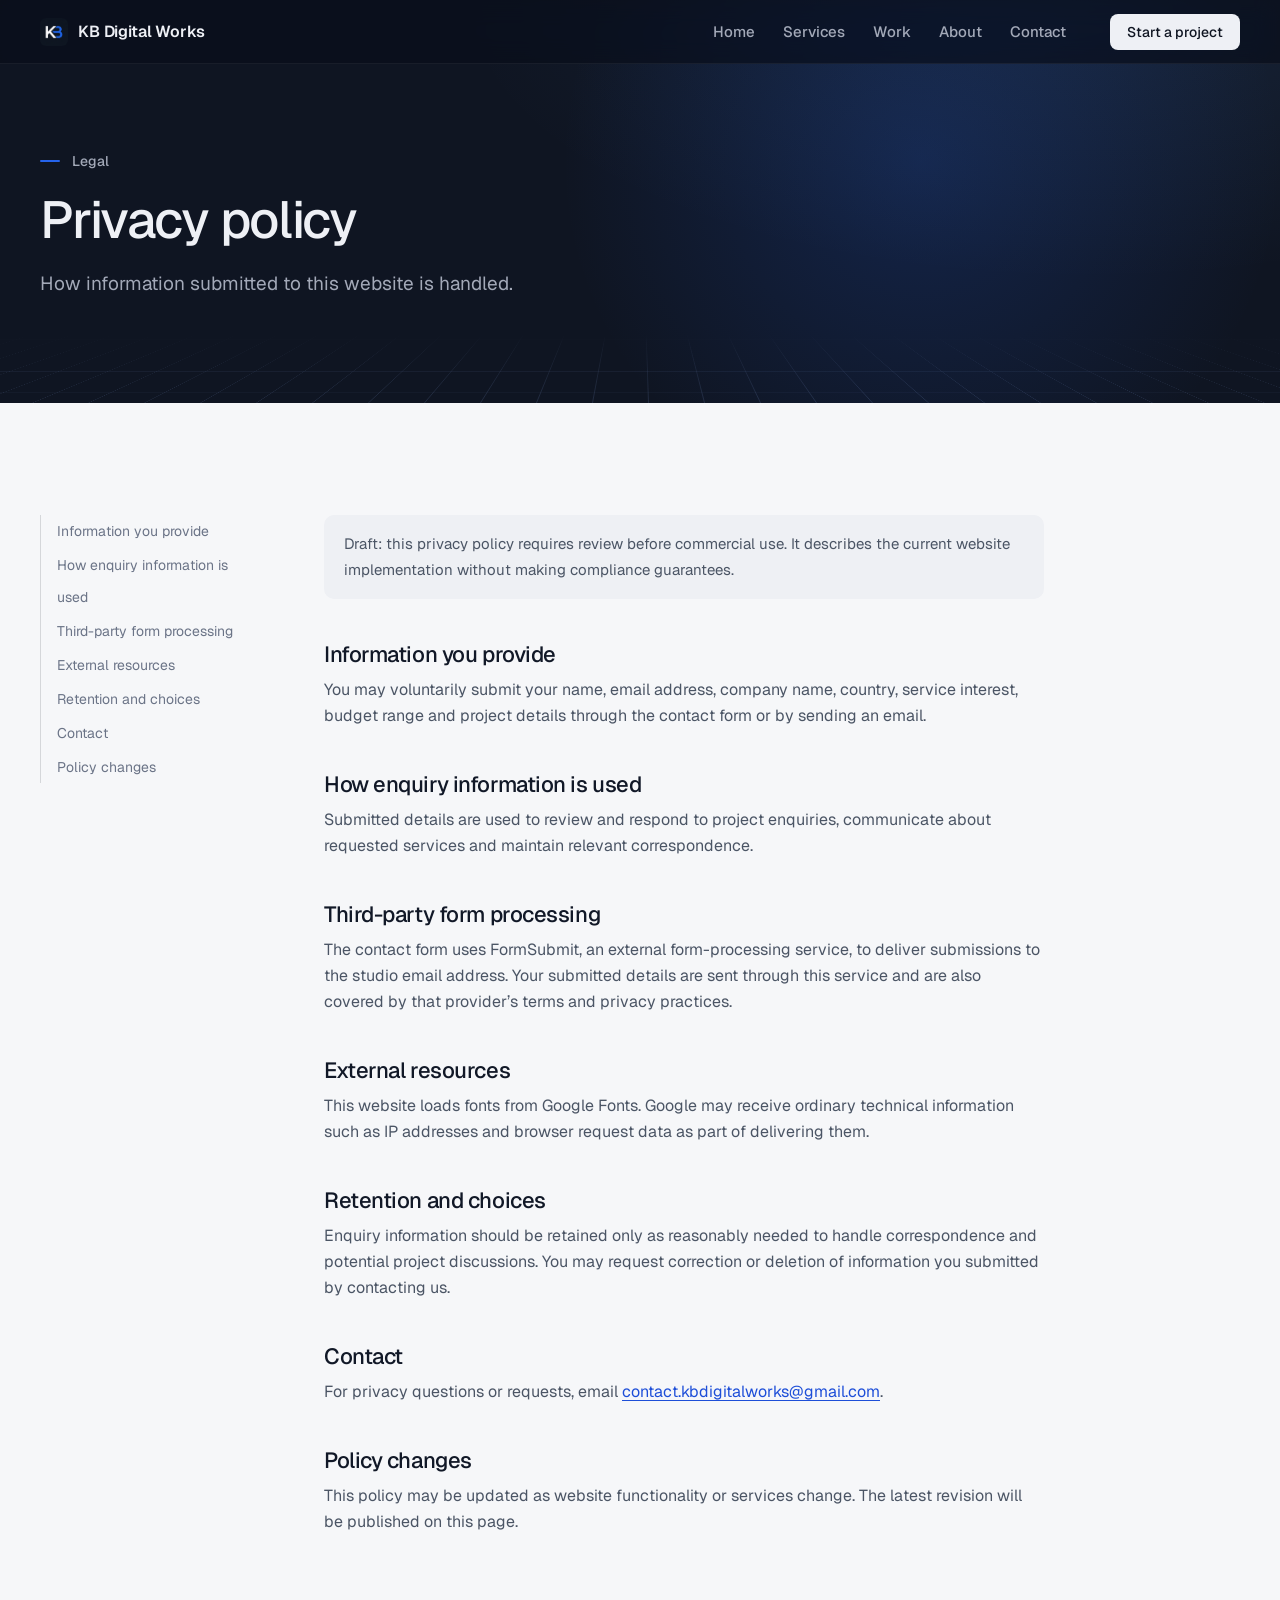
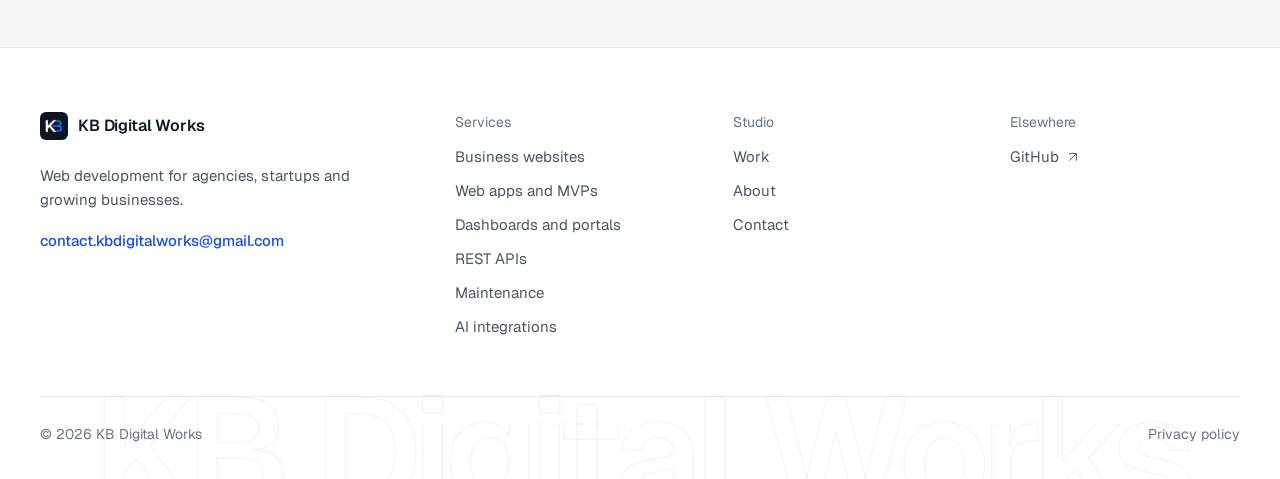
<file: privacy.html>
<!DOCTYPE html>
<html lang="en">
<head>
<meta charset="UTF-8">
<meta name="viewport" content="width=device-width, initial-scale=1.0">
<title>Privacy policy | KB Digital Works</title>
<meta name="description" content="How KB Digital Works handles information submitted through this website.">
<link rel="canonical" href="https://kb-digitalworks.github.io/privacy.html">
<meta property="og:title" content="Privacy policy | KB Digital Works">
<meta property="og:description" content="How KB Digital Works handles information submitted through this website.">
<meta property="og:type" content="website">
<meta property="og:url" content="https://kb-digitalworks.github.io/privacy.html">
<meta property="og:image" content="https://kb-digitalworks.github.io/assets/images/logo/KB_Digital_Works_Square_Logo_500x500.png">
<meta property="og:image:alt" content="KB Digital Works">
<meta name="twitter:card" content="summary">
<meta name="theme-color" content="#f6f7f9">
<link rel="icon" href="assets/images/logo/KB_Digital_Works_Favicon_512x512.png" type="image/png">
<link rel="preconnect" href="https://fonts.googleapis.com">
<link rel="preconnect" href="https://fonts.gstatic.com" crossorigin>
<link href="https://fonts.googleapis.com/css2?family=Geist:wght@400;500;600&family=Geist+Mono:wght@400;500&display=swap" rel="stylesheet">
<script>document.documentElement.classList.add("js")</script>
<link rel="stylesheet" href="css/style.css">
<link rel="stylesheet" href="css/animations.css?v=6">
<link rel="stylesheet" href="css/responsive.css">
<link rel="stylesheet" href="css/fx.css?v=6">
</head>
<body class="has-dark-hero">
<header class="header">
<nav class="navbar container" aria-label="Primary navigation">
<a class="brand" href="index.html" aria-label="KB Digital Works home">
<img class="brand-logo" src="assets/images/logo/KB_Digital_Works_Monogram_Dark_1000x1000.png" alt="" width="28" height="28">
<span>KB Digital Works</span>
</a>
<ul class="nav-links" id="navLinks">
<li><a class="nav-link" href="index.html">Home</a></li>
<li><a class="nav-link" href="services.html">Services</a></li>
<li><a class="nav-link" href="portfolio.html">Work</a></li>
<li><a class="nav-link" href="about.html">About</a></li>
<li><a class="nav-link" href="contact.html">Contact</a></li>
<li class="nav-mobile-cta"><a class="btn btn-primary" href="contact.html">Start a project</a></li>
</ul>
<a class="nav-cta" href="contact.html">Start a project</a>
<button class="menu-toggle" aria-label="Open navigation" aria-expanded="false" aria-controls="navLinks" type="button">
<svg class="i" viewBox="0 0 24 24" aria-hidden="true"><path d="M4 6h16M4 12h16M4 18h16"/></svg>
</button>
</nav>
</header>

<main class="main-content">
<section class="page-hero dark">
<div class="grid-floor" aria-hidden="true"></div>
<div class="container" data-reveal>
<p class="label">Legal</p>
<h1 class="split-words">Privacy policy</h1>
<p class="lead">How information submitted to this website is handled.</p>
</div>
</section>

<section class="section">
<div class="container policy-layout">
<nav class="policy-toc" aria-label="On this page"><a href="#information-you-provide">Information you provide</a><a href="#how-enquiry-information-is-used">How enquiry information is used</a><a href="#third-party-form-processing">Third-party form processing</a><a href="#external-resources">External resources</a><a href="#retention-and-choices">Retention and choices</a><a href="#contact">Contact</a><a href="#policy-changes">Policy changes</a></nav>
<div class="policy-content" data-reveal>
<p class="policy-note">Draft: this privacy policy requires review before commercial use. It describes the current website implementation without making compliance guarantees.</p>
<h2 id="information-you-provide">Information you provide</h2>
<p>You may voluntarily submit your name, email address, company name, country, service interest, budget range and project details through the contact form or by sending an email.</p>
<h2 id="how-enquiry-information-is-used">How enquiry information is used</h2>
<p>Submitted details are used to review and respond to project enquiries, communicate about requested services and maintain relevant correspondence.</p>
<h2 id="third-party-form-processing">Third-party form processing</h2>
<p>The contact form uses FormSubmit, an external form-processing service, to deliver submissions to the studio email address. Your submitted details are sent through this service and are also covered by that provider’s terms and privacy practices.</p>
<h2 id="external-resources">External resources</h2>
<p>This website loads fonts from Google Fonts. Google may receive ordinary technical information such as IP addresses and browser request data as part of delivering them.</p>
<h2 id="retention-and-choices">Retention and choices</h2>
<p>Enquiry information should be retained only as reasonably needed to handle correspondence and potential project discussions. You may request correction or deletion of information you submitted by contacting us.</p>
<h2 id="contact">Contact</h2>
<p>For privacy questions or requests, email <a href="mailto:contact.kbdigitalworks@gmail.com">contact.kbdigitalworks@gmail.com</a>.</p>
<h2 id="policy-changes">Policy changes</h2>
<p>This policy may be updated as website functionality or services change. The latest revision will be published on this page.</p>
</div>
</div>
</section>
</main>

<footer class="footer">
<div class="container">
<div class="grid footer-grid">
<div class="footer-about">
<a class="brand" href="index.html"><img class="brand-logo" src="assets/images/logo/KB_Digital_Works_Monogram_Dark_1000x1000.png" alt="" width="28" height="28"><span>KB Digital Works</span></a>
<p>Web development for agencies, startups and growing businesses.</p>
<a class="footer-mail" href="mailto:contact.kbdigitalworks@gmail.com">contact.kbdigitalworks@gmail.com</a>
</div>
<div>
<h3>Services</h3>
<ul class="footer-links">
<li><a href="services.html#websites">Business websites</a></li>
<li><a href="services.html#full-stack">Web apps and MVPs</a></li>
<li><a href="services.html#dashboards">Dashboards and portals</a></li>
<li><a href="services.html#backend">REST APIs</a></li>
<li><a href="services.html#support">Maintenance</a></li>
<li><a href="services.html#ai">AI integrations</a></li>
</ul>
</div>
<div>
<h3>Studio</h3>
<ul class="footer-links">
<li><a href="portfolio.html">Work</a></li>
<li><a href="about.html">About</a></li>
<li><a href="contact.html">Contact</a></li>
</ul>
</div>
<div>
<h3>Elsewhere</h3>
<ul class="footer-links">
<li><a href="https://github.com/kb-digitalworks" target="_blank" rel="noopener">GitHub <svg class="i" viewBox="0 0 24 24" aria-hidden="true"><path d="M7 7h10v10M7 17 17 7"/></svg></a></li>
</ul>
</div>
</div>
<div class="footer-bottom">
<span>© <span class="year">2026</span> KB Digital Works</span>
<a href="privacy.html">Privacy policy</a>
</div>
</div>
</footer>
<script src="js/navigation.js"></script><script src="js/main.js"></script><script src="js/animations.js"></script><script src="js/fx.js?v=6"></script>
</body>
</html>
</file>
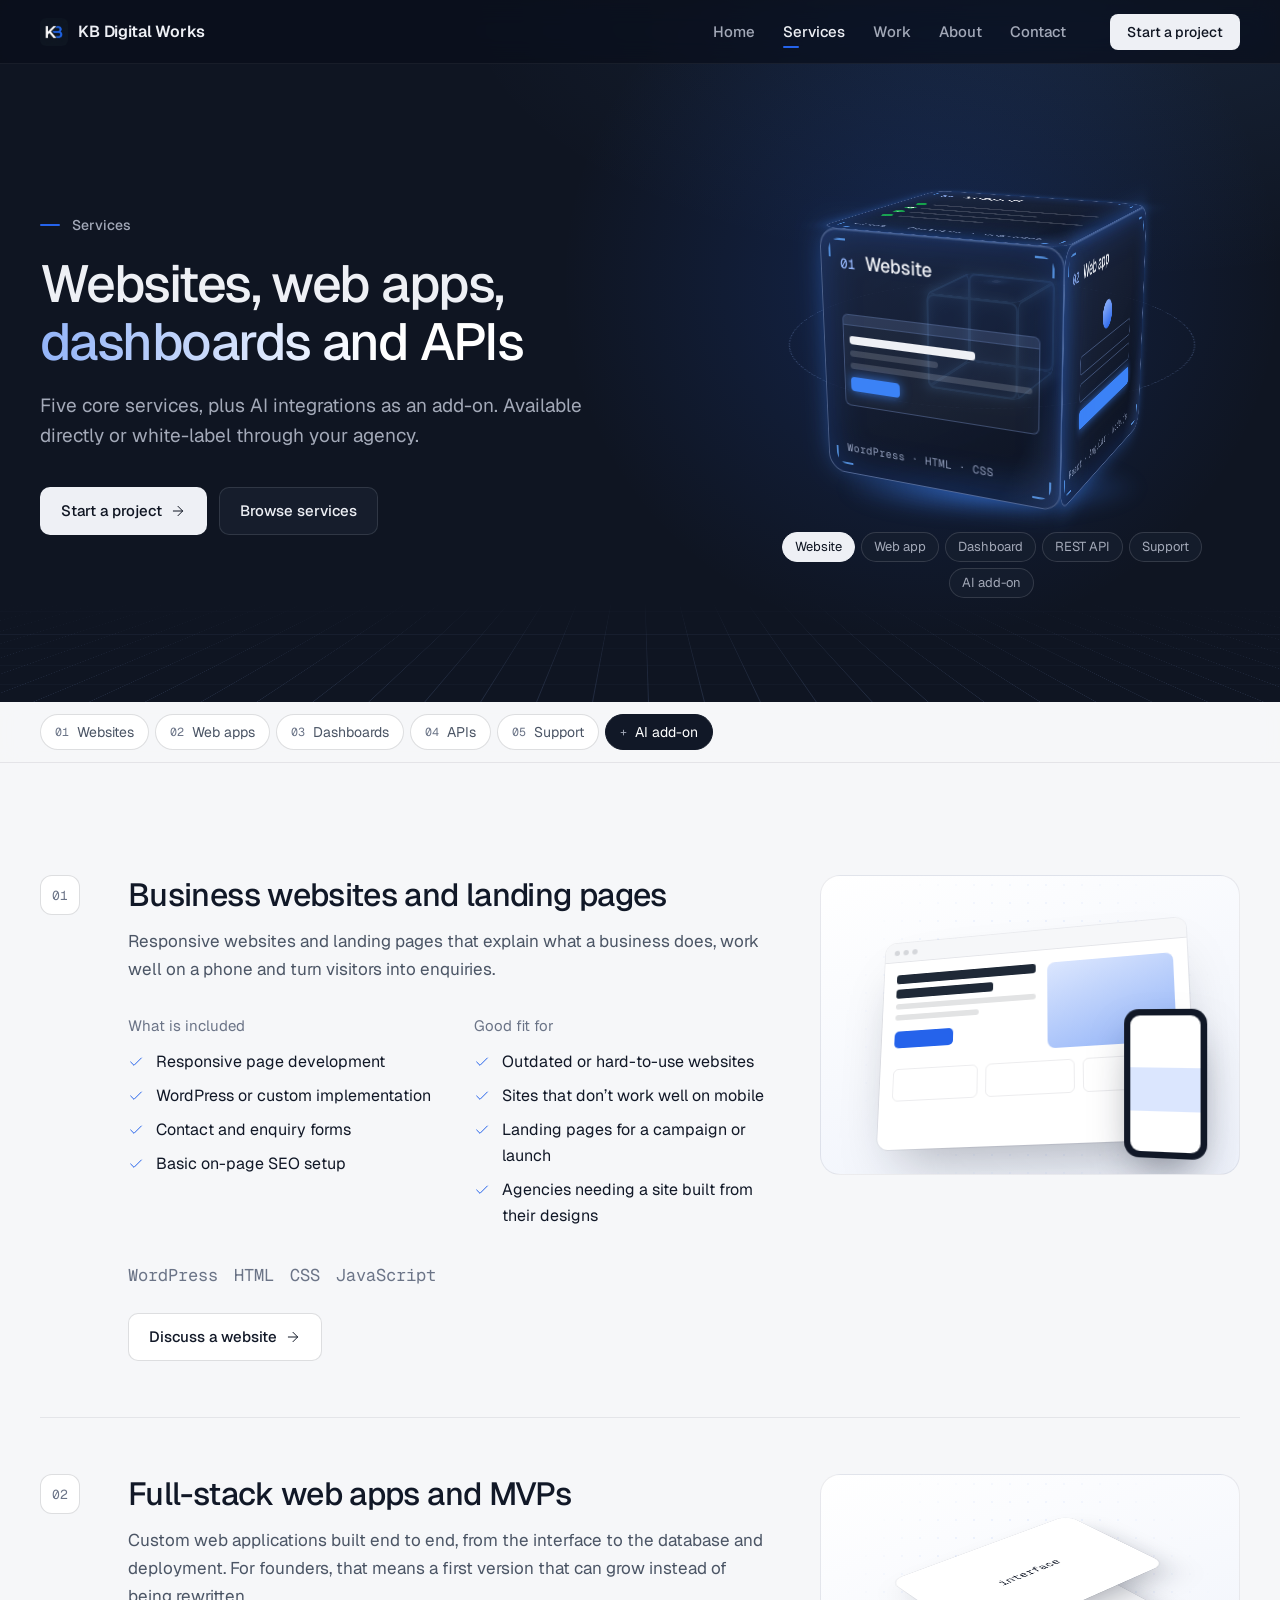
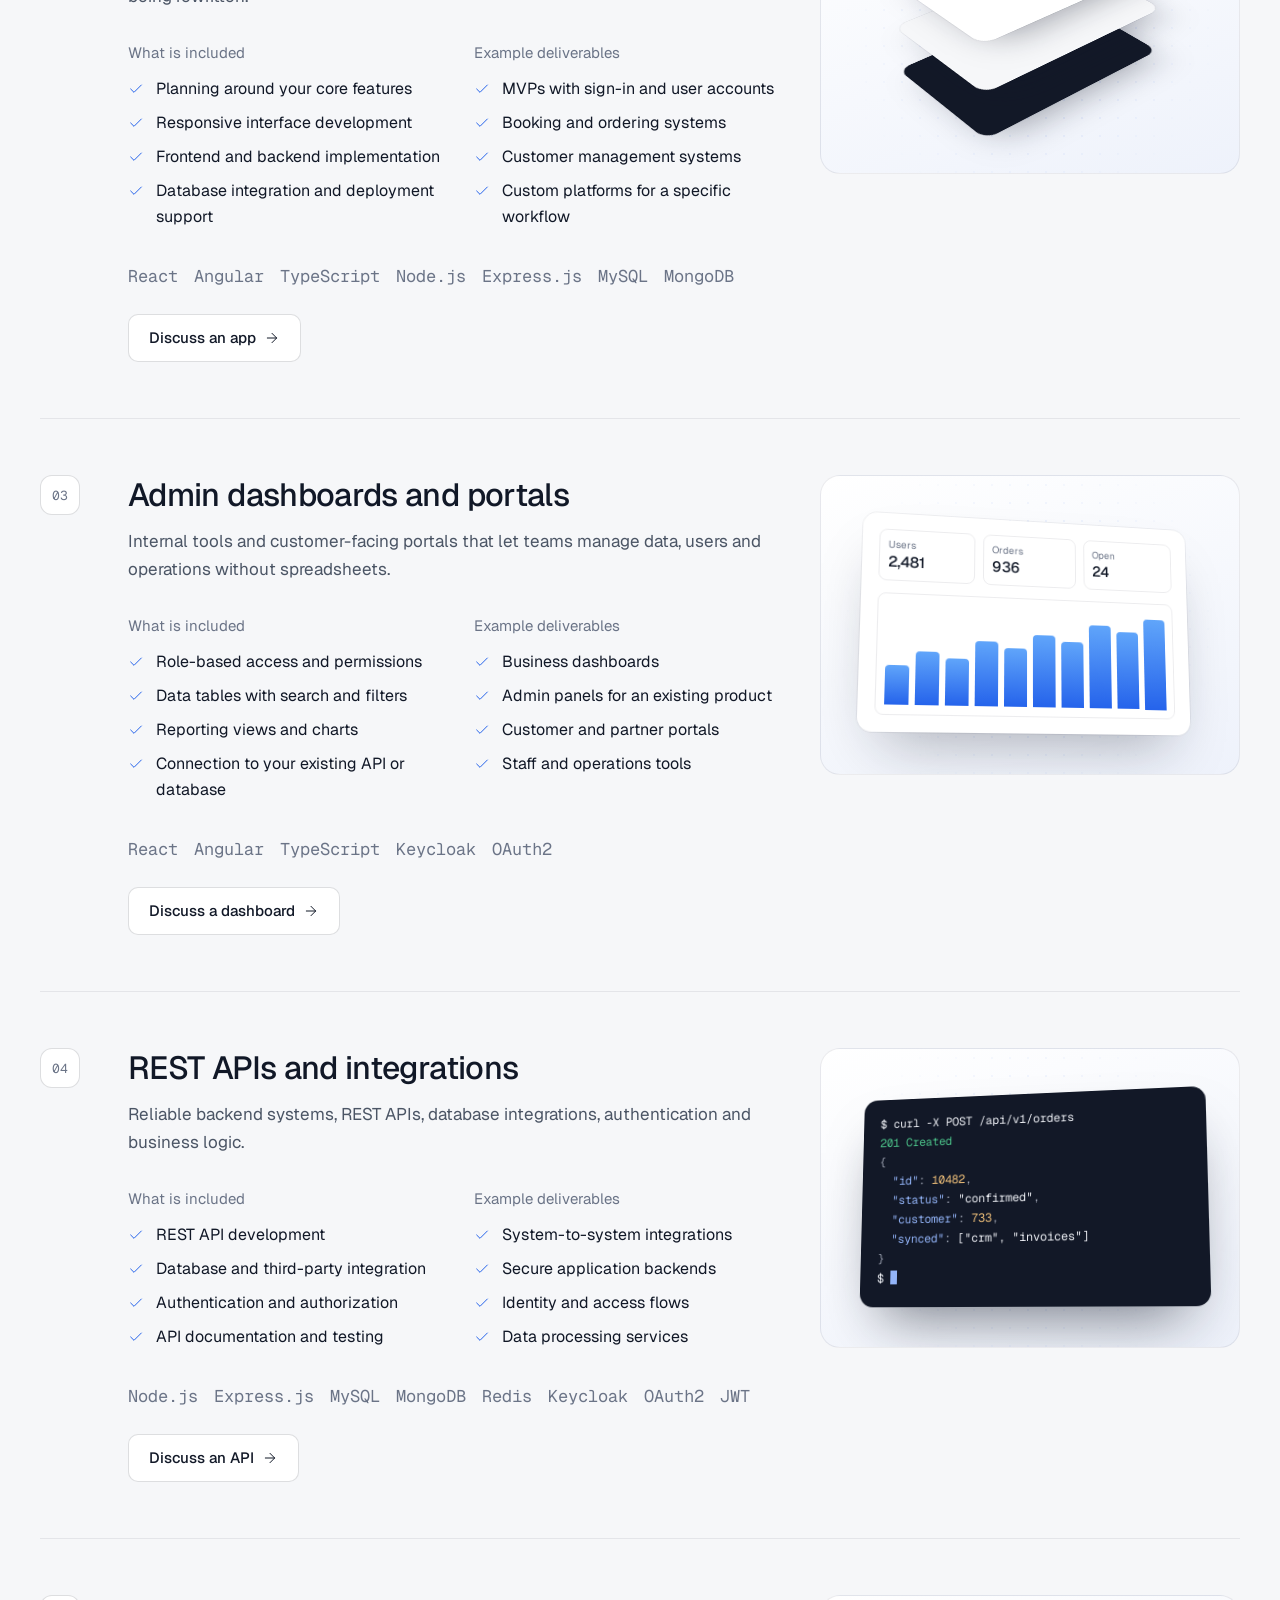
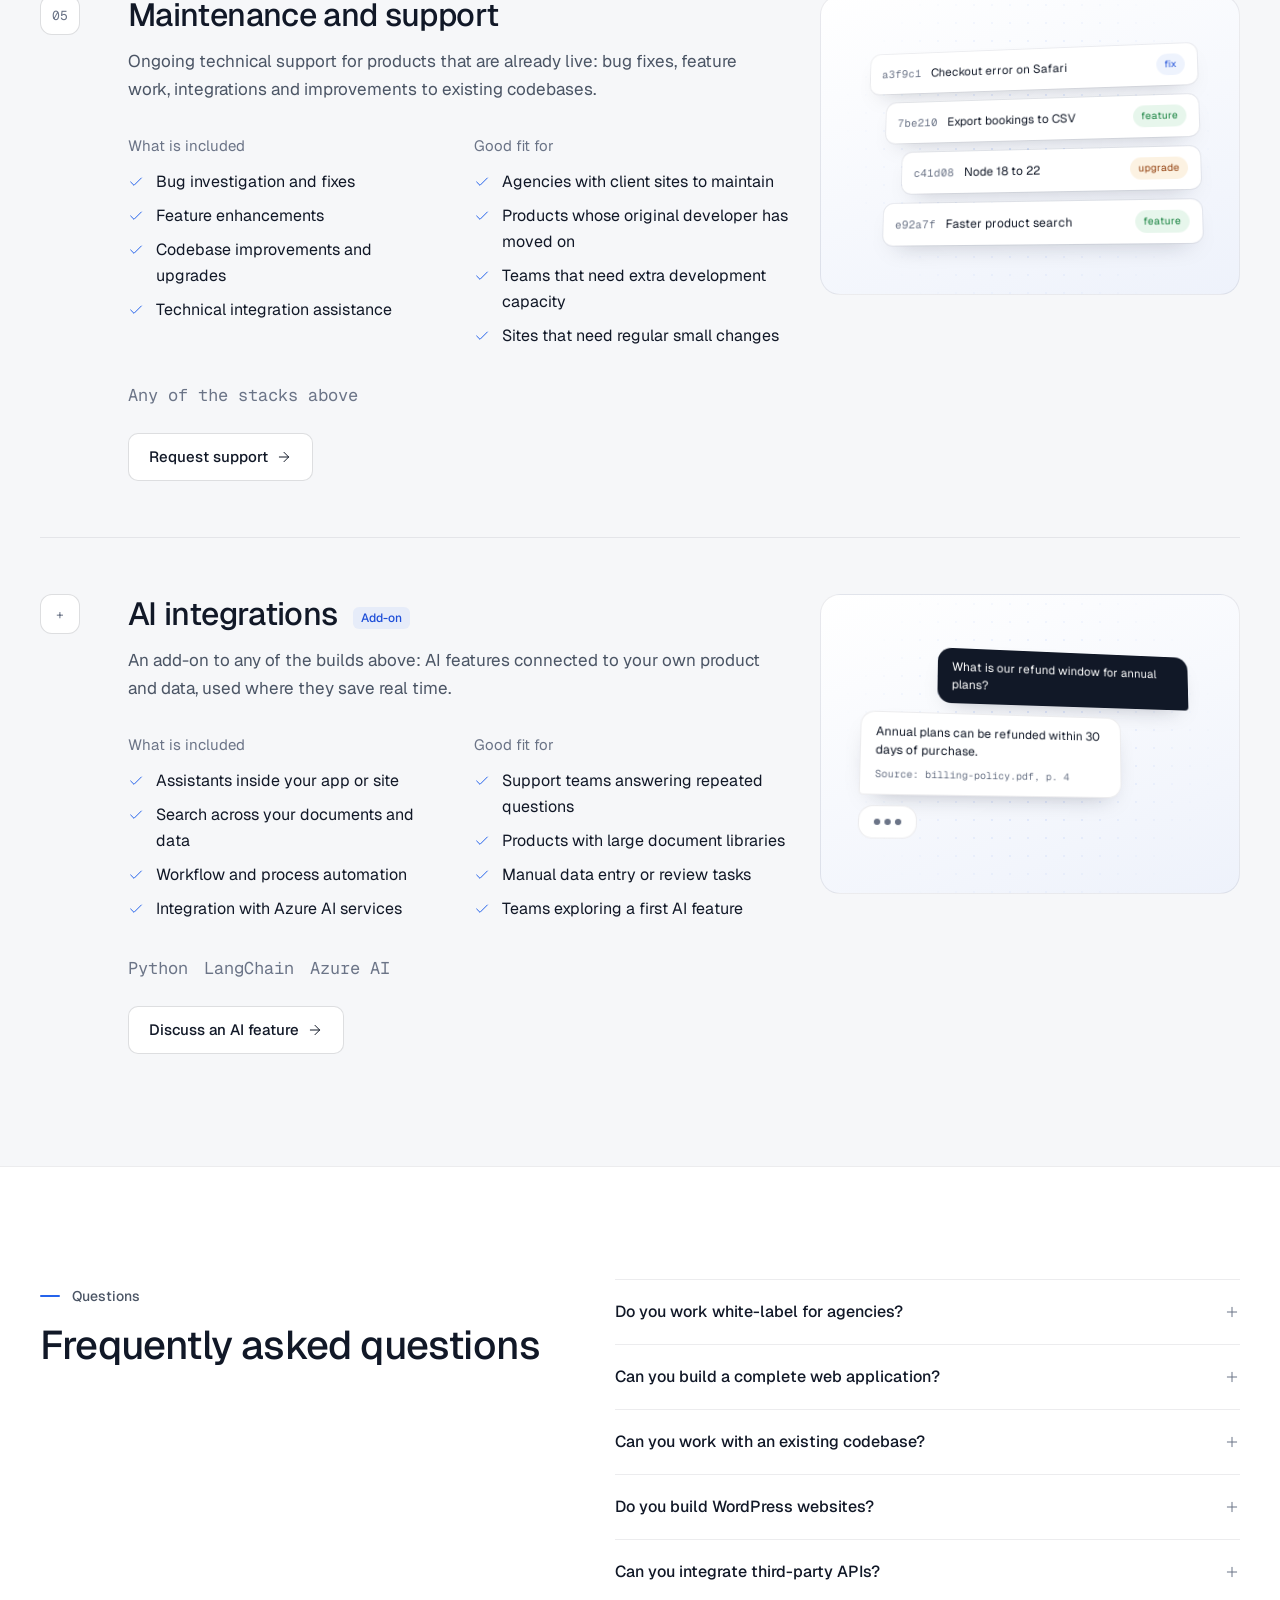
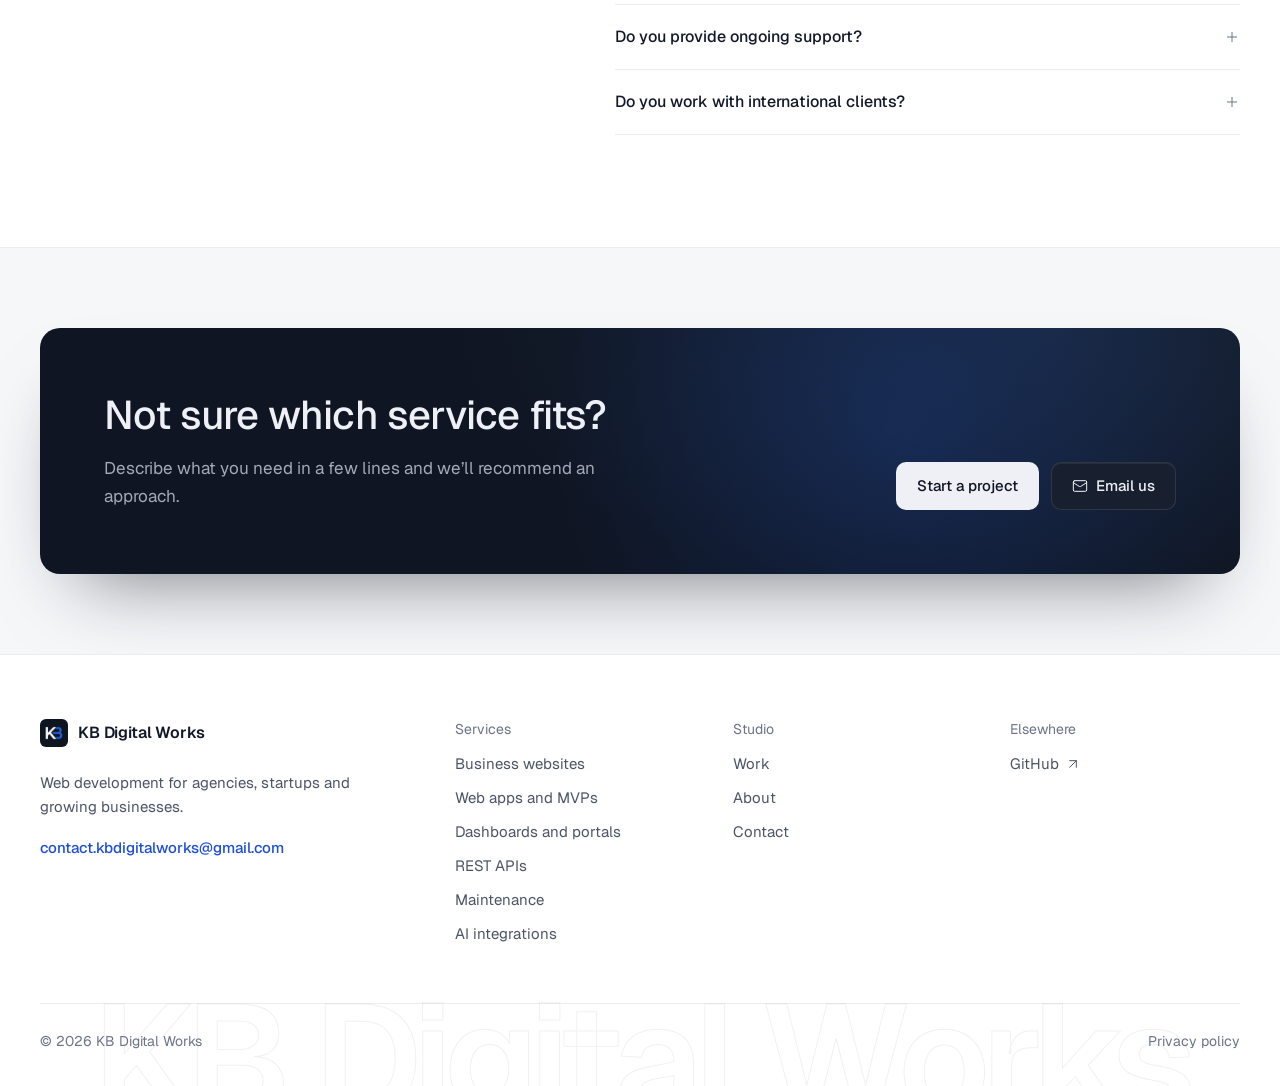
<file: services.html>
<!DOCTYPE html>
<html lang="en">
<head>
<meta charset="UTF-8">
<meta name="viewport" content="width=device-width, initial-scale=1.0">
<title>Services | KB Digital Works</title>
<meta name="description" content="Business websites, full-stack web apps and MVPs, admin dashboards, REST APIs, maintenance and AI integrations from KB Digital Works.">
<link rel="canonical" href="https://kb-digitalworks.github.io/services.html">
<meta property="og:title" content="Services | KB Digital Works">
<meta property="og:description" content="Business websites, full-stack web apps and MVPs, admin dashboards, REST APIs, maintenance and AI integrations from KB Digital Works.">
<meta property="og:type" content="website">
<meta property="og:url" content="https://kb-digitalworks.github.io/services.html">
<meta property="og:image" content="https://kb-digitalworks.github.io/assets/images/logo/KB_Digital_Works_Square_Logo_500x500.png">
<meta property="og:image:alt" content="KB Digital Works">
<meta name="twitter:card" content="summary">
<meta name="theme-color" content="#f6f7f9">
<link rel="icon" href="assets/images/logo/KB_Digital_Works_Favicon_512x512.png" type="image/png">
<link rel="preconnect" href="https://fonts.googleapis.com">
<link rel="preconnect" href="https://fonts.gstatic.com" crossorigin>
<link href="https://fonts.googleapis.com/css2?family=Geist:wght@400;500;600&family=Geist+Mono:wght@400;500&display=swap" rel="stylesheet">
<script>document.documentElement.classList.add("js")</script>
<link rel="stylesheet" href="css/style.css">
<link rel="stylesheet" href="css/animations.css?v=6">
<link rel="stylesheet" href="css/responsive.css">
<link rel="stylesheet" href="css/fx.css?v=6">
<link rel="stylesheet" href="css/scenes.css?v=7">
</head>
<body class="has-dark-hero">
<header class="header">
<nav class="navbar container" aria-label="Primary navigation">
<a class="brand" href="index.html" aria-label="KB Digital Works home">
<img class="brand-logo" src="assets/images/logo/KB_Digital_Works_Monogram_Dark_1000x1000.png" alt="" width="28" height="28">
<span>KB Digital Works</span>
</a>
<ul class="nav-links" id="navLinks">
<li><a class="nav-link" href="index.html">Home</a></li>
<li><a class="nav-link active" href="services.html" aria-current="page">Services</a></li>
<li><a class="nav-link" href="portfolio.html">Work</a></li>
<li><a class="nav-link" href="about.html">About</a></li>
<li><a class="nav-link" href="contact.html">Contact</a></li>
<li class="nav-mobile-cta"><a class="btn btn-primary" href="contact.html">Start a project</a></li>
</ul>
<a class="nav-cta" href="contact.html">Start a project</a>
<button class="menu-toggle" aria-label="Open navigation" aria-expanded="false" aria-controls="navLinks" type="button">
<svg class="i" viewBox="0 0 24 24" aria-hidden="true"><path d="M4 6h16M4 12h16M4 18h16"/></svg>
</button>
</nav>
</header>

<main class="main-content">
<section class="page-hero dark">
<div class="grid-floor" aria-hidden="true"></div>
<div class="container page-hero-grid">
<div data-reveal>
<p class="label">Services</p>
<h1 class="split-words">Websites, web apps, <span class="accent-word">dashboards and APIs</span></h1>
<p class="lead">Five core services, plus AI integrations as an add-on. Available directly or white-label through your agency.</p>
<div class="hero-actions-inline">
<a class="btn btn-primary" href="contact.html">Start a project <svg class="i" viewBox="0 0 24 24" aria-hidden="true"><path d="M5 12h14"/><path d="m12 5 7 7-7 7"/></svg></a>
<a class="btn btn-secondary" href="#websites">Browse services</a>
</div>
</div>
<div class="svc-cube-scene">
<div class="cube-stage" role="img" aria-label="A rotating cube with one service on each face: website, web app, dashboard, REST API, support and the AI add-on">
<div class="cube-shadow" aria-hidden="true"></div>
<div class="cube-orbit" aria-hidden="true"><i></i><i></i></div>
<div class="cube" aria-hidden="true">
<div class="cube-core"><i class="cc0"></i><i class="cc1"></i><i class="cc2"></i><i class="cc3"></i><i class="cc4"></i><i class="cc5"></i></div>
<div class="cf f-front"><p class="cf-head"><b>01</b>Website</p><div class="cf-mock"><div class="t-browser"><div><span class="s-line ink w70"></span><span class="s-line w50"></span><span class="s-line"></span><span class="s-btn"></span></div></div></div><p class="cf-stack">WordPress · HTML · CSS</p></div>
<div class="cf f-right"><p class="cf-head"><b>02</b>Web app</p><div class="cf-mock"><div class="t-signin"><i></i><span></span><span></span><b></b></div></div><p class="cf-stack">React · Angular · Node.js</p></div>
<div class="cf f-back"><p class="cf-head"><b>03</b>Dashboard</p><div class="cf-mock"><div class="t-bars"><i style="height:40%"></i><i style="height:62%"></i><i style="height:50%"></i><i style="height:78%"></i><i style="height:70%"></i><i style="height:95%"></i></div></div><p class="cf-stack">React · Keycloak</p></div>
<div class="cf f-left"><p class="cf-head"><b>04</b>REST API</p><div class="cf-mock"><div class="t-code"><span class="w">GET /api/orders</span>
<span class="g">200 OK</span>
{ <span class="b">"id"</span>: <span class="y">1048</span>,
  <span class="b">"paid"</span>: <span class="y">true</span> }</div></div><p class="cf-stack">Node.js · Express · MySQL</p></div>
<div class="cf f-top"><p class="cf-head"><b>05</b>Support</p><div class="cf-mock"><div class="t-checks"><span><i></i></span><span><i style="flex:.7"></i></span><span><i></i></span><span><i style="flex:.5"></i></span></div></div><p class="cf-stack">Fixes · features · upgrades</p></div>
<div class="cf f-bottom"><p class="cf-head"><b>+</b>AI add-on</p><div class="cf-mock"><div class="t-chat"><i></i><i></i><i></i></div></div><p class="cf-stack">Python · LangChain · Azure AI</p></div>
</div>
</div>
<div class="cube-nav" role="group" aria-label="Turn the cube to a service"><button type="button" data-face="0" class="on" aria-pressed="true">Website</button><button type="button" data-face="1" aria-pressed="false">Web app</button><button type="button" data-face="2" aria-pressed="false">Dashboard</button><button type="button" data-face="3" aria-pressed="false">REST API</button><button type="button" data-face="4" aria-pressed="false">Support</button><button type="button" data-face="5" aria-pressed="false">AI add-on</button></div>
</div>
</div>
</section>

<nav class="svc-nav" aria-label="Services on this page">
<div class="container"><ul><li><a href="#websites"><small>01</small>Websites</a></li><li><a href="#full-stack"><small>02</small>Web apps</a></li><li><a href="#dashboards"><small>03</small>Dashboards</a></li><li><a href="#backend"><small>04</small>APIs</a></li><li><a href="#support"><small>05</small>Support</a></li><li><a href="#ai"><small>+</small>AI add-on</a></li></ul></div>
</nav>

<section class="section">
<div class="container">
<article class="detail-item with-visual" id="websites" data-reveal>
<span class="spec-num">01</span>
<div class="detail-copy">
<h2>Business websites and landing pages</h2>
<p>Responsive websites and landing pages that explain what a business does, work well on a phone and turn visitors into enquiries.</p>
<div class="grid detail-columns">
<div><h3>What is included</h3><ul class="check-list">
<li><svg class="i" viewBox="0 0 24 24" aria-hidden="true"><path d="M20 6 9 17l-5-5"/></svg>Responsive page development</li>
<li><svg class="i" viewBox="0 0 24 24" aria-hidden="true"><path d="M20 6 9 17l-5-5"/></svg>WordPress or custom implementation</li>
<li><svg class="i" viewBox="0 0 24 24" aria-hidden="true"><path d="M20 6 9 17l-5-5"/></svg>Contact and enquiry forms</li>
<li><svg class="i" viewBox="0 0 24 24" aria-hidden="true"><path d="M20 6 9 17l-5-5"/></svg>Basic on-page SEO setup</li>
</ul></div>
<div><h3>Good fit for</h3><ul class="check-list">
<li><svg class="i" viewBox="0 0 24 24" aria-hidden="true"><path d="M20 6 9 17l-5-5"/></svg>Outdated or hard-to-use websites</li>
<li><svg class="i" viewBox="0 0 24 24" aria-hidden="true"><path d="M20 6 9 17l-5-5"/></svg>Sites that don’t work well on mobile</li>
<li><svg class="i" viewBox="0 0 24 24" aria-hidden="true"><path d="M20 6 9 17l-5-5"/></svg>Landing pages for a campaign or launch</li>
<li><svg class="i" viewBox="0 0 24 24" aria-hidden="true"><path d="M20 6 9 17l-5-5"/></svg>Agencies needing a site built from their designs</li>
</ul></div>
</div>
<p class="tag-list"><span>WordPress</span><span>HTML</span><span>CSS</span><span>JavaScript</span></p>
<a class="btn btn-secondary" href="contact.html">Discuss a website <svg class="i" viewBox="0 0 24 24" aria-hidden="true"><path d="M5 12h14"/><path d="m12 5 7 7-7 7"/></svg></a>
</div>
<div class="svc-visual" data-tilt="6" aria-hidden="true">
<div class="vw-browser"><div class="vw-bar"><i></i><i></i><i></i></div><div class="vw-page"><div><b></b><b></b><em></em><em class="short"></em><span class="vw-cta"></span></div><div class="vw-img"></div><div class="vw-cards"><span></span><span></span><span></span></div></div></div>
<div class="vw-phone"><span></span></div>
</div>
</article>
<article class="detail-item with-visual" id="full-stack" data-reveal>
<span class="spec-num">02</span>
<div class="detail-copy">
<h2>Full-stack web apps and MVPs</h2>
<p>Custom web applications built end to end, from the interface to the database and deployment. For founders, that means a first version that can grow instead of being rewritten.</p>
<div class="grid detail-columns">
<div><h3>What is included</h3><ul class="check-list">
<li><svg class="i" viewBox="0 0 24 24" aria-hidden="true"><path d="M20 6 9 17l-5-5"/></svg>Planning around your core features</li>
<li><svg class="i" viewBox="0 0 24 24" aria-hidden="true"><path d="M20 6 9 17l-5-5"/></svg>Responsive interface development</li>
<li><svg class="i" viewBox="0 0 24 24" aria-hidden="true"><path d="M20 6 9 17l-5-5"/></svg>Frontend and backend implementation</li>
<li><svg class="i" viewBox="0 0 24 24" aria-hidden="true"><path d="M20 6 9 17l-5-5"/></svg>Database integration and deployment support</li>
</ul></div>
<div><h3>Example deliverables</h3><ul class="check-list">
<li><svg class="i" viewBox="0 0 24 24" aria-hidden="true"><path d="M20 6 9 17l-5-5"/></svg>MVPs with sign-in and user accounts</li>
<li><svg class="i" viewBox="0 0 24 24" aria-hidden="true"><path d="M20 6 9 17l-5-5"/></svg>Booking and ordering systems</li>
<li><svg class="i" viewBox="0 0 24 24" aria-hidden="true"><path d="M20 6 9 17l-5-5"/></svg>Customer management systems</li>
<li><svg class="i" viewBox="0 0 24 24" aria-hidden="true"><path d="M20 6 9 17l-5-5"/></svg>Custom platforms for a specific workflow</li>
</ul></div>
</div>
<p class="tag-list"><span>React</span><span>Angular</span><span>TypeScript</span><span>Node.js</span><span>Express.js</span><span>MySQL</span><span>MongoDB</span></p>
<a class="btn btn-secondary" href="contact.html">Discuss an app <svg class="i" viewBox="0 0 24 24" aria-hidden="true"><path d="M5 12h14"/><path d="m12 5 7 7-7 7"/></svg></a>
</div>
<div class="svc-visual" data-tilt="6" aria-hidden="true">
<div class="vw-stack"><span>database</span><span>api</span><span>interface</span></div>
</div>
</article>
<article class="detail-item with-visual" id="dashboards" data-reveal>
<span class="spec-num">03</span>
<div class="detail-copy">
<h2>Admin dashboards and portals</h2>
<p>Internal tools and customer-facing portals that let teams manage data, users and operations without spreadsheets.</p>
<div class="grid detail-columns">
<div><h3>What is included</h3><ul class="check-list">
<li><svg class="i" viewBox="0 0 24 24" aria-hidden="true"><path d="M20 6 9 17l-5-5"/></svg>Role-based access and permissions</li>
<li><svg class="i" viewBox="0 0 24 24" aria-hidden="true"><path d="M20 6 9 17l-5-5"/></svg>Data tables with search and filters</li>
<li><svg class="i" viewBox="0 0 24 24" aria-hidden="true"><path d="M20 6 9 17l-5-5"/></svg>Reporting views and charts</li>
<li><svg class="i" viewBox="0 0 24 24" aria-hidden="true"><path d="M20 6 9 17l-5-5"/></svg>Connection to your existing API or database</li>
</ul></div>
<div><h3>Example deliverables</h3><ul class="check-list">
<li><svg class="i" viewBox="0 0 24 24" aria-hidden="true"><path d="M20 6 9 17l-5-5"/></svg>Business dashboards</li>
<li><svg class="i" viewBox="0 0 24 24" aria-hidden="true"><path d="M20 6 9 17l-5-5"/></svg>Admin panels for an existing product</li>
<li><svg class="i" viewBox="0 0 24 24" aria-hidden="true"><path d="M20 6 9 17l-5-5"/></svg>Customer and partner portals</li>
<li><svg class="i" viewBox="0 0 24 24" aria-hidden="true"><path d="M20 6 9 17l-5-5"/></svg>Staff and operations tools</li>
</ul></div>
</div>
<p class="tag-list"><span>React</span><span>Angular</span><span>TypeScript</span><span>Keycloak</span><span>OAuth2</span></p>
<a class="btn btn-secondary" href="contact.html">Discuss a dashboard <svg class="i" viewBox="0 0 24 24" aria-hidden="true"><path d="M5 12h14"/><path d="m12 5 7 7-7 7"/></svg></a>
</div>
<div class="svc-visual" data-tilt="6" aria-hidden="true">
<div class="vw-dash"><div class="vw-kpis"><div>Users<b>2,481</b></div><div>Orders<b>936</b></div><div>Open<b>24</b></div></div>
<div class="vw-bars"><i style="height:38%;--b:0"></i><i style="height:52%;--b:1"></i><i style="height:46%;--b:2"></i><i style="height:64%;--b:3"></i><i style="height:58%;--b:4"></i><i style="height:72%;--b:5"></i><i style="height:66%;--b:6"></i><i style="height:84%;--b:7"></i><i style="height:78%;--b:8"></i><i style="height:92%;--b:9"></i></div></div>
</div>
</article>
<article class="detail-item with-visual" id="backend" data-reveal>
<span class="spec-num">04</span>
<div class="detail-copy">
<h2>REST APIs and integrations</h2>
<p>Reliable backend systems, REST APIs, database integrations, authentication and business logic.</p>
<div class="grid detail-columns">
<div><h3>What is included</h3><ul class="check-list">
<li><svg class="i" viewBox="0 0 24 24" aria-hidden="true"><path d="M20 6 9 17l-5-5"/></svg>REST API development</li>
<li><svg class="i" viewBox="0 0 24 24" aria-hidden="true"><path d="M20 6 9 17l-5-5"/></svg>Database and third-party integration</li>
<li><svg class="i" viewBox="0 0 24 24" aria-hidden="true"><path d="M20 6 9 17l-5-5"/></svg>Authentication and authorization</li>
<li><svg class="i" viewBox="0 0 24 24" aria-hidden="true"><path d="M20 6 9 17l-5-5"/></svg>API documentation and testing</li>
</ul></div>
<div><h3>Example deliverables</h3><ul class="check-list">
<li><svg class="i" viewBox="0 0 24 24" aria-hidden="true"><path d="M20 6 9 17l-5-5"/></svg>System-to-system integrations</li>
<li><svg class="i" viewBox="0 0 24 24" aria-hidden="true"><path d="M20 6 9 17l-5-5"/></svg>Secure application backends</li>
<li><svg class="i" viewBox="0 0 24 24" aria-hidden="true"><path d="M20 6 9 17l-5-5"/></svg>Identity and access flows</li>
<li><svg class="i" viewBox="0 0 24 24" aria-hidden="true"><path d="M20 6 9 17l-5-5"/></svg>Data processing services</li>
</ul></div>
</div>
<p class="tag-list"><span>Node.js</span><span>Express.js</span><span>MySQL</span><span>MongoDB</span><span>Redis</span><span>Keycloak</span><span>OAuth2</span><span>JWT</span></p>
<a class="btn btn-secondary" href="contact.html">Discuss an API <svg class="i" viewBox="0 0 24 24" aria-hidden="true"><path d="M5 12h14"/><path d="m12 5 7 7-7 7"/></svg></a>
</div>
<div class="svc-visual" data-tilt="6" aria-hidden="true">
<div class="vw-term"><span class="req">$ curl -X POST /api/v1/orders</span>
<span class="ok">201 Created</span>
{
  <span class="k">"id"</span>: <span class="n">10482</span>,
  <span class="k">"status"</span>: <span class="s">"confirmed"</span>,
  <span class="k">"customer"</span>: <span class="n">733</span>,
  <span class="k">"synced"</span>: <span class="s">["crm", "invoices"]</span>
}
<span class="req">$</span> <span class="cursor"></span></div>
</div>
</article>
<article class="detail-item with-visual" id="support" data-reveal>
<span class="spec-num">05</span>
<div class="detail-copy">
<h2>Maintenance and support</h2>
<p>Ongoing technical support for products that are already live: bug fixes, feature work, integrations and improvements to existing codebases.</p>
<div class="grid detail-columns">
<div><h3>What is included</h3><ul class="check-list">
<li><svg class="i" viewBox="0 0 24 24" aria-hidden="true"><path d="M20 6 9 17l-5-5"/></svg>Bug investigation and fixes</li>
<li><svg class="i" viewBox="0 0 24 24" aria-hidden="true"><path d="M20 6 9 17l-5-5"/></svg>Feature enhancements</li>
<li><svg class="i" viewBox="0 0 24 24" aria-hidden="true"><path d="M20 6 9 17l-5-5"/></svg>Codebase improvements and upgrades</li>
<li><svg class="i" viewBox="0 0 24 24" aria-hidden="true"><path d="M20 6 9 17l-5-5"/></svg>Technical integration assistance</li>
</ul></div>
<div><h3>Good fit for</h3><ul class="check-list">
<li><svg class="i" viewBox="0 0 24 24" aria-hidden="true"><path d="M20 6 9 17l-5-5"/></svg>Agencies with client sites to maintain</li>
<li><svg class="i" viewBox="0 0 24 24" aria-hidden="true"><path d="M20 6 9 17l-5-5"/></svg>Products whose original developer has moved on</li>
<li><svg class="i" viewBox="0 0 24 24" aria-hidden="true"><path d="M20 6 9 17l-5-5"/></svg>Teams that need extra development capacity</li>
<li><svg class="i" viewBox="0 0 24 24" aria-hidden="true"><path d="M20 6 9 17l-5-5"/></svg>Sites that need regular small changes</li>
</ul></div>
</div>
<p class="tag-list"><span>Any of the stacks above</span></p>
<a class="btn btn-secondary" href="contact.html">Request support <svg class="i" viewBox="0 0 24 24" aria-hidden="true"><path d="M5 12h14"/><path d="m12 5 7 7-7 7"/></svg></a>
</div>
<div class="svc-visual" data-tilt="6" aria-hidden="true">
<div class="vw-log">
<div><code>a3f9c1</code>Checkout error on Safari<span class="pill fix">fix</span></div>
<div><code>7be210</code>Export bookings to CSV<span class="pill">feature</span></div>
<div><code>c41d08</code>Node 18 to 22<span class="pill up">upgrade</span></div>
<div><code>e92a7f</code>Faster product search<span class="pill">feature</span></div>
</div>
</div>
</article>
<article class="detail-item with-visual" id="ai" data-reveal>
<span class="spec-num">+</span>
<div class="detail-copy">
<h2>AI integrations <span class="addon">Add-on</span></h2>
<p>An add-on to any of the builds above: AI features connected to your own product and data, used where they save real time.</p>
<div class="grid detail-columns">
<div><h3>What is included</h3><ul class="check-list">
<li><svg class="i" viewBox="0 0 24 24" aria-hidden="true"><path d="M20 6 9 17l-5-5"/></svg>Assistants inside your app or site</li>
<li><svg class="i" viewBox="0 0 24 24" aria-hidden="true"><path d="M20 6 9 17l-5-5"/></svg>Search across your documents and data</li>
<li><svg class="i" viewBox="0 0 24 24" aria-hidden="true"><path d="M20 6 9 17l-5-5"/></svg>Workflow and process automation</li>
<li><svg class="i" viewBox="0 0 24 24" aria-hidden="true"><path d="M20 6 9 17l-5-5"/></svg>Integration with Azure AI services</li>
</ul></div>
<div><h3>Good fit for</h3><ul class="check-list">
<li><svg class="i" viewBox="0 0 24 24" aria-hidden="true"><path d="M20 6 9 17l-5-5"/></svg>Support teams answering repeated questions</li>
<li><svg class="i" viewBox="0 0 24 24" aria-hidden="true"><path d="M20 6 9 17l-5-5"/></svg>Products with large document libraries</li>
<li><svg class="i" viewBox="0 0 24 24" aria-hidden="true"><path d="M20 6 9 17l-5-5"/></svg>Manual data entry or review tasks</li>
<li><svg class="i" viewBox="0 0 24 24" aria-hidden="true"><path d="M20 6 9 17l-5-5"/></svg>Teams exploring a first AI feature</li>
</ul></div>
</div>
<p class="tag-list"><span>Python</span><span>LangChain</span><span>Azure AI</span></p>
<a class="btn btn-secondary" href="contact.html">Discuss an AI feature <svg class="i" viewBox="0 0 24 24" aria-hidden="true"><path d="M5 12h14"/><path d="m12 5 7 7-7 7"/></svg></a>
</div>
<div class="svc-visual" data-tilt="6" aria-hidden="true">
<div class="vw-chat">
<div class="vw-msg user">What is our refund window for annual plans?</div>
<div class="vw-msg bot">Annual plans can be refunded within 30 days of purchase.<small>Source: billing-policy.pdf, p. 4</small></div>
<div class="vw-typing"><i></i><i></i><i></i></div>
</div>
</div>
</article>
</div>
</section>

<section class="section section-alt">
<div class="container">
<div class="grid split">
<div data-reveal>
<p class="label">Questions</p>
<h2>Frequently asked questions</h2>
</div>
<div>
<div class="faq-item"><button class="faq-question" aria-expanded="false" aria-controls="faq-answer-1" type="button">Do you work white-label for agencies? <svg class="i" viewBox="0 0 24 24" aria-hidden="true"><path d="M5 12h14M12 5v14"/></svg></button><div class="faq-answer" id="faq-answer-1"><p>Yes. We can build from your designs, work in your repository and tools, and deliver under your brand. Communication runs through your team unless you arrange otherwise.</p></div></div>
<div class="faq-item"><button class="faq-question" aria-expanded="false" aria-controls="faq-answer-2" type="button">Can you build a complete web application? <svg class="i" viewBox="0 0 24 24" aria-hidden="true"><path d="M5 12h14M12 5v14"/></svg></button><div class="faq-answer" id="faq-answer-2"><p>Yes. Scope, requirements and technical approach are agreed before implementation, subject to project needs and availability.</p></div></div>
<div class="faq-item"><button class="faq-question" aria-expanded="false" aria-controls="faq-answer-3" type="button">Can you work with an existing codebase? <svg class="i" viewBox="0 0 24 24" aria-hidden="true"><path d="M5 12h14M12 5v14"/></svg></button><div class="faq-answer" id="faq-answer-3"><p>Yes. Existing code can be reviewed to identify fixes, improvements and implementation options.</p></div></div>
<div class="faq-item"><button class="faq-question" aria-expanded="false" aria-controls="faq-answer-4" type="button">Do you build WordPress websites? <svg class="i" viewBox="0 0 24 24" aria-hidden="true"><path d="M5 12h14M12 5v14"/></svg></button><div class="faq-answer" id="faq-answer-4"><p>Yes. WordPress is used where it fits the requirements, alongside custom HTML, CSS and JavaScript development.</p></div></div>
<div class="faq-item"><button class="faq-question" aria-expanded="false" aria-controls="faq-answer-5" type="button">Can you integrate third-party APIs? <svg class="i" viewBox="0 0 24 24" aria-hidden="true"><path d="M5 12h14M12 5v14"/></svg></button><div class="faq-answer" id="faq-answer-5"><p>Yes. Integrations can include third-party services, authentication providers, databases and internal systems.</p></div></div>
<div class="faq-item"><button class="faq-question" aria-expanded="false" aria-controls="faq-answer-6" type="button">Do you provide ongoing support? <svg class="i" viewBox="0 0 24 24" aria-hidden="true"><path d="M5 12h14M12 5v14"/></svg></button><div class="faq-answer" id="faq-answer-6"><p>Ongoing support can be arranged for bug fixes, maintenance, enhancements and continued development.</p></div></div>
<div class="faq-item"><button class="faq-question" aria-expanded="false" aria-controls="faq-answer-7" type="button">Do you work with international clients? <svg class="i" viewBox="0 0 24 24" aria-hidden="true"><path d="M5 12h14M12 5v14"/></svg></button><div class="faq-answer" id="faq-answer-7"><p>Yes. We work remotely with clients in different countries and time zones.</p></div></div>
</div>
</div>
</div>
</section>

<section class="section-sm">
<div class="container">
<div class="cta-band" data-reveal>
<canvas class="orb" data-shape="wave" data-scale="0.42" aria-hidden="true"></canvas>
<div>
<h2>Not sure which service fits?</h2>
<p>Describe what you need in a few lines and we’ll recommend an approach.</p>
</div>
<div class="cta-actions">
<a class="btn btn-primary" href="contact.html">Start a project</a>
<a class="btn btn-secondary" href="mailto:contact.kbdigitalworks@gmail.com"><svg class="i" viewBox="0 0 24 24" aria-hidden="true"><rect width="20" height="16" x="2" y="4" rx="2"/><path d="m22 7-8.97 5.7a1.94 1.94 0 0 1-2.06 0L2 7"/></svg>Email us</a>
</div>
</div>
</div>
</section>
</main>

<footer class="footer">
<div class="container">
<div class="grid footer-grid">
<div class="footer-about">
<a class="brand" href="index.html"><img class="brand-logo" src="assets/images/logo/KB_Digital_Works_Monogram_Dark_1000x1000.png" alt="" width="28" height="28"><span>KB Digital Works</span></a>
<p>Web development for agencies, startups and growing businesses.</p>
<a class="footer-mail" href="mailto:contact.kbdigitalworks@gmail.com">contact.kbdigitalworks@gmail.com</a>
</div>
<div>
<h3>Services</h3>
<ul class="footer-links">
<li><a href="services.html#websites">Business websites</a></li>
<li><a href="services.html#full-stack">Web apps and MVPs</a></li>
<li><a href="services.html#dashboards">Dashboards and portals</a></li>
<li><a href="services.html#backend">REST APIs</a></li>
<li><a href="services.html#support">Maintenance</a></li>
<li><a href="services.html#ai">AI integrations</a></li>
</ul>
</div>
<div>
<h3>Studio</h3>
<ul class="footer-links">
<li><a href="portfolio.html">Work</a></li>
<li><a href="about.html">About</a></li>
<li><a href="contact.html">Contact</a></li>
</ul>
</div>
<div>
<h3>Elsewhere</h3>
<ul class="footer-links">
<li><a href="https://github.com/kb-digitalworks" target="_blank" rel="noopener">GitHub <svg class="i" viewBox="0 0 24 24" aria-hidden="true"><path d="M7 7h10v10M7 17 17 7"/></svg></a></li>
</ul>
</div>
</div>
<div class="footer-bottom">
<span>© <span class="year">2026</span> KB Digital Works</span>
<a href="privacy.html">Privacy policy</a>
</div>
</div>
</footer>
<script src="js/navigation.js"></script><script src="js/main.js"></script><script src="js/animations.js"></script><script src="js/fx.js?v=6"></script>
</body>
</html>
</file>
<file: css/style.css>
/* KB Digital Works — shared stylesheet
   Light ink ramp from the logo: ink navy text, one cobalt accent. */

:root {
  /* Ink ramp, light */
  --bg: #f6f7f9;
  --surface: #ffffff;
  --raised: #eef0f4;
  --text: #111827;
  --text-2: #4b5565;
  --text-3: #6b7487;
  --line: rgba(17, 24, 39, 0.08);
  --line-strong: rgba(17, 24, 39, 0.14);

  /* Brand cobalt from the KB monogram */
  --accent: #2563eb;
  --accent-ink: #1d4ed8;
  --accent-soft: rgba(37, 99, 235, 0.08);

  --positive: #16a34a;

  /* Dark band */
  --ink: #0f1522;
  --ink-raised: #182030;
  --ink-text: #eef0f5;
  --ink-text-2: #a3a9b8;

  --font: 'Geist', system-ui, -apple-system, 'Segoe UI', sans-serif;
  --mono: 'Geist Mono', ui-monospace, 'SFMono-Regular', Menlo, monospace;

  --ease: cubic-bezier(0.22, 1, 0.36, 1);
  --fast: 160ms;

  --container: 1200px;
  --header: 64px;
}

*,
*::before,
*::after {
  margin: 0;
  padding: 0;
  box-sizing: border-box;
}

html {
  scroll-behavior: smooth;
  -webkit-text-size-adjust: 100%;
}

body {
  background: var(--bg);
  color: var(--text);
  font-family: var(--font);
  font-size: 16px;
  line-height: 26px;
  -webkit-font-smoothing: antialiased;
  overflow-x: hidden;
}

img,
svg {
  display: block;
  max-width: 100%;
}

a {
  color: inherit;
  text-decoration: none;
}

ul,
ol {
  list-style: none;
}

button,
input,
textarea,
select {
  font: inherit;
  color: inherit;
}

:where(a, button, input, select, textarea, summary):focus-visible {
  outline: 2px solid var(--accent);
  outline-offset: 2px;
  border-radius: 4px;
}

.container {
  width: min(var(--container), calc(100% - 64px));
  margin-inline: auto;
}

.main-content {
  padding-top: var(--header);
}

.has-dark-hero .main-content {
  padding-top: 0;
}

.section {
  padding: 112px 0;
}

.section-sm {
  padding: 80px 0;
}

.section-alt {
  background: var(--surface);
  border-block: 1px solid var(--line);
}

.num,
.mono {
  font-family: var(--mono);
  font-variant-numeric: tabular-nums;
}

/* Icons: lucide paths, one size, one stroke */
.i {
  width: 16px;
  height: 16px;
  flex: none;
  fill: none;
  stroke: currentColor;
  stroke-width: 1.5;
  stroke-linecap: round;
  stroke-linejoin: round;
}

/* ==============================
   TYPE
================================= */

h1,
h2,
h3,
h4 {
  font-weight: 500;
  color: var(--text);
}

h1 {
  font-size: 60px;
  line-height: 64px;
  letter-spacing: -0.03em;
}

h2 {
  font-size: 40px;
  line-height: 46px;
  letter-spacing: -0.02em;
}

h3 {
  font-size: 18px;
  line-height: 26px;
}

p {
  color: var(--text-2);
}

.lead {
  color: var(--text-2);
  font-size: 19px;
  line-height: 30px;
  max-width: 36rem;
}

.text-muted {
  color: var(--text-3);
}

/* Signature: the short cobalt rule from under the logo wordmark */
.label {
  display: inline-flex;
  align-items: center;
  gap: 12px;
  color: var(--text-2);
  font-size: 14px;
  line-height: 20px;
  font-weight: 500;
}

.label::before {
  content: '';
  width: 20px;
  height: 2px;
  border-radius: 1px;
  background: var(--accent);
}

.section-heading {
  max-width: 720px;
  margin-bottom: 56px;
}

.section-heading .label {
  margin-bottom: 16px;
}

.section-heading p {
  margin-top: 16px;
  font-size: 17px;
  line-height: 28px;
  max-width: 36rem;
}

.grid {
  display: grid;
}

.two-col {
  grid-template-columns: repeat(2, minmax(0, 1fr));
  gap: 64px;
}

.three-col {
  grid-template-columns: repeat(3, minmax(0, 1fr));
  gap: 24px;
}

.four-col {
  grid-template-columns: repeat(4, minmax(0, 1fr));
  gap: 24px;
}

/* ==============================
   HEADER
================================= */

.header {
  height: var(--header);
  position: fixed;
  inset: 0 0 auto;
  z-index: 1000;
  background: rgba(246, 247, 249, 0.88);
  backdrop-filter: saturate(1.4) blur(12px);
  -webkit-backdrop-filter: saturate(1.4) blur(12px);
  border-bottom: 1px solid transparent;
  transition: border-color var(--fast) var(--ease);
}

.header.scrolled {
  border-bottom-color: var(--line);
}

.navbar {
  height: var(--header);
  display: flex;
  align-items: center;
  gap: 32px;
}

.brand {
  display: inline-flex;
  align-items: center;
  gap: 10px;
  font-size: 16px;
  line-height: 1;
  font-weight: 600;
  letter-spacing: -0.01em;
  color: var(--text);
}

.brand-logo {
  width: 28px;
  height: 28px;
  border-radius: 6px;
}

.nav-links {
  display: flex;
  align-items: center;
  gap: 4px;
  margin-left: auto;
}

.nav-link {
  position: relative;
  display: inline-flex;
  align-items: center;
  height: 36px;
  padding: 0 12px;
  border-radius: 8px;
  color: var(--text-2);
  font-size: 15px;
  font-weight: 500;
  transition: color var(--fast) var(--ease), background-color var(--fast) var(--ease);
}

.nav-link:hover {
  color: var(--text);
  background: var(--raised);
}

.nav-link.active {
  color: var(--text);
}

.nav-link.active::after {
  content: '';
  position: absolute;
  left: 12px;
  bottom: 2px;
  width: 16px;
  height: 2px;
  border-radius: 1px;
  background: var(--accent);
}

/* ==============================
   BUTTONS
================================= */

.btn,
.nav-cta {
  display: inline-flex;
  align-items: center;
  justify-content: center;
  gap: 8px;
  height: 48px;
  padding: 0 20px;
  border: 1px solid transparent;
  border-radius: 10px;
  font-size: 15px;
  font-weight: 500;
  white-space: nowrap;
  cursor: pointer;
  transition: background-color var(--fast) var(--ease), border-color var(--fast) var(--ease), color var(--fast) var(--ease), transform var(--fast) var(--ease);
}

.btn:active,
.nav-cta:active {
  transform: scale(0.98);
}

.nav-cta {
  height: 36px;
  padding: 0 16px;
  border-radius: 8px;
  font-size: 14px;
}

.btn-primary,
.nav-cta {
  background: var(--text);
  color: #ffffff;
}

.btn-primary:hover,
.nav-cta:hover {
  background: #263043;
}

.btn-secondary {
  background: var(--surface);
  border-color: var(--line-strong);
  color: var(--text);
}

.btn-secondary:hover {
  background: var(--raised);
}

.text-link {
  display: inline-flex;
  align-items: center;
  gap: 8px;
  color: var(--accent-ink);
  font-size: 15px;
  font-weight: 500;
}

.text-link .i {
  transition: transform var(--fast) var(--ease);
}

.text-link:hover .i {
  transform: translateX(2px);
}

.menu-toggle {
  display: none;
  width: 40px;
  height: 40px;
  margin-left: auto;
  border: 0;
  border-radius: 8px;
  background: transparent;
  color: var(--text);
  cursor: pointer;
  place-items: center;
}

.menu-toggle .i {
  width: 20px;
  height: 20px;
}

/* ==============================
   HERO (dark ink, from the logo tile)
================================= */

/* The dark band stops part-way down the example dashboard,
   so the window sits across the dark hero and the light page */
.hero {
  --band: 320px;
  position: relative;
  overflow: hidden;
  padding: calc(var(--header) + 56px) 0 0;
  color: var(--ink-text);
  background:
    linear-gradient(var(--ink), var(--ink)) top / 100% calc(100% - var(--band)) no-repeat,
    var(--bg);
}

.hero-split {
  display: grid;
  grid-template-columns: minmax(0, 0.92fr) minmax(0, 1.08fr);
  gap: 32px;
  align-items: center;
  min-height: calc(100vh - var(--header) - 56px - 136px);
  min-height: calc(100svh - var(--header) - 56px - 136px);
}

.hero h1 {
  color: var(--ink-text);
  font-size: 58px;
  line-height: 64px;
  letter-spacing: -0.03em;
  text-wrap: balance;
}

.hero .lead {
  color: var(--ink-text-2);
  margin: 24px 0 40px;
}

.availability {
  display: inline-flex;
  align-items: center;
  gap: 8px;
  margin-bottom: 24px;
  color: var(--ink-text-2);
  font-size: 14px;
  line-height: 20px;
}

.availability::before {
  content: '';
  width: 8px;
  height: 8px;
  border-radius: 50%;
  background: #4cc38a;
}

.hero-actions {
  display: flex;
  gap: 12px;
}

.hero .btn-primary {
  background: var(--ink-text);
  color: var(--ink);
}

.hero .btn-primary:hover {
  background: #ffffff;
}

.hero .btn-secondary {
  background: var(--ink-raised);
  border-color: rgba(238, 240, 245, 0.1);
  color: var(--ink-text);
  box-shadow: inset 0 1px 0 rgba(255, 255, 255, 0.06);
}

.hero .btn-secondary:hover {
  background: #212a3c;
}

.hero-figure {
  position: relative;
  min-width: 0;
  margin-top: 40px;
}

.hero-figure figcaption {
  margin-bottom: 12px;
  color: var(--ink-text-2);
  font-size: 13px;
  line-height: 20px;
}

.hero-figure .app-window {
  border-color: rgba(238, 240, 245, 0.12);
  box-shadow: 0 1px 0 rgba(255, 255, 255, 0.06) inset, 0 40px 80px -24px rgba(0, 0, 0, 0.5);
}

/* ==============================
   3D STACK: site, admin panel, API
================================= */

.stack {
  --rx: 56deg;
  --rz: -38deg;
  --gap: 150px;
  position: relative;
  height: 600px;
  perspective: 2000px;
  perspective-origin: 50% 30%;
}

.stack-scene {
  position: absolute;
  left: 43%;
  top: 60%;
  width: 0;
  height: 0;
  transform-style: preserve-3d;
  transform: rotateX(var(--rx)) rotateZ(var(--rz));
  transition: transform 900ms var(--ease);
}

.layer {
  position: absolute;
  left: -220px;
  top: -150px;
  width: 440px;
  height: 300px;
  border-radius: 16px;
  transform-style: preserve-3d;
  transform: translateZ(0);
  transition: transform 1400ms var(--ease);
  box-shadow: 0 32px 64px -16px rgba(0, 0, 0, 0.55), 0 0 0 1px rgba(255, 255, 255, 0.06);
}

.stack.is-open .layer-admin { transform: translateZ(var(--gap)); transition-delay: 120ms; }
.stack.is-open .layer-web { transform: translateZ(calc(var(--gap) * 2)); transition-delay: 240ms; }
.stack:not(.is-open) .layer-admin { transform: translateZ(8px); }
.stack:not(.is-open) .layer-web { transform: translateZ(16px); }

/* Cobalt connectors, standing between the layers at two corners */
.link {
  position: absolute;
  width: 2px;
  height: var(--gap);
  transform-origin: top center;
  transform: rotateX(-90deg) scaleY(0);
  transition: transform 1400ms var(--ease);
  background: repeating-linear-gradient(to bottom, var(--accent) 0 6px, transparent 6px 12px);
}

.link.l1 { left: 24px; top: 276px; }
.link.l2 { left: 416px; top: 276px; }

.stack.is-open .link { transform: rotateX(-90deg) scaleY(1); }
.stack.is-open .layer-admin .link { transition-delay: 120ms; }
.stack.is-open .layer-web .link { transition-delay: 240ms; }

/* Tags face the camera: they undo the scene rotation */
.tag3d {
  position: absolute;
  left: 100%;
  top: 100%;
  transform-origin: left top;
  transform: translateZ(2px) rotateZ(calc(var(--rz) * -1)) rotateX(calc(var(--rx) * -1));
  transition: transform 900ms var(--ease), opacity 400ms var(--ease) 1200ms;
  display: flex;
  align-items: center;
  gap: 0;
  opacity: 0;
  white-space: nowrap;
}

.stack.is-open .tag3d { opacity: 1; }

/* A dot on the layer corner, a leader, then the label */
.tag3d::before {
  content: '';
  position: absolute;
  left: -4px;
  top: -4px;
  width: 8px;
  height: 8px;
  border-radius: 50%;
  background: var(--ink);
  border: 2px solid var(--accent);
}

.tag3d span::before {
  content: '';
  position: absolute;
  right: 100%;
  top: 50%;
  width: 36px;
  height: 1px;
  background: rgba(238, 240, 245, 0.32);
}

.tag3d span {
  position: relative;
  transform: translate(40px, -50%);
  display: inline-flex;
  align-items: center;
  gap: 8px;
  height: 28px;
  padding: 0 10px;
  border-radius: 6px;
  background: var(--ink-raised);
  border: 1px solid rgba(238, 240, 245, 0.1);
  color: var(--ink-text);
  font-family: var(--mono);
  font-size: 12px;
}

.tag3d span b {
  font-weight: 400;
  color: var(--ink-text-2);
}

/* Layer 1: the website visitors see */
.layer-web {
  background: #ffffff;
  color: #1f2937;
  overflow: visible;
}

.mini-site {
  position: absolute;
  inset: 0;
  border-radius: 16px;
  overflow: hidden;
  padding: 16px 20px;
}

.mini-nav {
  display: flex;
  align-items: center;
  gap: 8px;
  font-size: 12px;
  font-weight: 500;
}

.mini-mark {
  width: 16px;
  height: 16px;
  border-radius: 4px;
  background: #0f766e;
  color: #fff;
  display: grid;
  place-items: center;
  font-size: 9px;
  font-weight: 600;
}

.mini-links {
  display: flex;
  gap: 12px;
  margin-left: auto;
  color: #6b7487;
  font-weight: 400;
  font-size: 11px;
}

.mini-hero {
  display: grid;
  grid-template-columns: 1.1fr 1fr;
  gap: 16px;
  margin-top: 24px;
  align-items: center;
}

.mini-hero h4 {
  font-size: 20px;
  line-height: 24px;
  letter-spacing: -0.01em;
  color: #111827;
}

.mini-hero p {
  margin-top: 8px;
  font-size: 11px;
  line-height: 16px;
  color: #6b7487;
}

.mini-btn {
  display: inline-flex;
  align-items: center;
  height: 28px;
  padding: 0 12px;
  margin-top: 12px;
  border-radius: 6px;
  background: #0f766e;
  color: #fff;
  font-size: 11px;
  font-weight: 500;
}

/* A picture from the client's world: morning light on a treatment room, drawn simply */
.mini-photo {
  height: 132px;
  border-radius: 10px;
  position: relative;
  overflow: hidden;
  background: linear-gradient(160deg, #e7efe9 0%, #cfe0d8 55%, #b4cfc5 100%);
}

.mini-photo::before {
  content: '';
  position: absolute;
  left: 16%;
  top: 14%;
  width: 34%;
  height: 52%;
  border-radius: 6px;
  background: linear-gradient(180deg, #f7fbf8, #e3eee8);
  box-shadow: inset 0 0 0 3px #d6e5dd;
}

.mini-photo::after {
  content: '';
  position: absolute;
  left: 8%;
  right: 8%;
  bottom: 14%;
  height: 18%;
  border-radius: 6px;
  background: #7aa79a;
  box-shadow: 0 6px 0 -2px #5e8f81;
}

.mini-cards {
  display: grid;
  grid-template-columns: repeat(3, 1fr);
  gap: 8px;
  margin-top: 20px;
}

.mini-cards span {
  height: 44px;
  border-radius: 8px;
  border: 1px solid rgba(17, 24, 39, 0.08);
  padding: 8px;
  font-size: 11px;
  color: #374151;
}

/* Layer 2: the admin panel the team runs */
.layer-admin {
  background: #f6f7f9;
}

.mini-admin {
  position: absolute;
  inset: 0;
  border-radius: 16px;
  overflow: hidden;
  display: grid;
  grid-template-columns: 96px 1fr;
}

.mini-side {
  padding: 16px 12px;
  border-right: 1px solid rgba(17, 24, 39, 0.08);
  display: grid;
  align-content: start;
  gap: 8px;
}

.mini-side i {
  display: block;
  height: 8px;
  border-radius: 4px;
  background: rgba(17, 24, 39, 0.1);
}

.mini-side i.on {
  background: var(--accent);
  width: 70%;
}

.mini-main {
  padding: 16px;
  background: #fff;
}

.mini-stats {
  display: grid;
  grid-template-columns: repeat(3, 1fr);
  gap: 8px;
}

.mini-stats div {
  padding: 8px 10px;
  border-radius: 8px;
  border: 1px solid rgba(17, 24, 39, 0.08);
  font-size: 11px;
  line-height: 14px;
  color: #6b7487;
}

.mini-stats b {
  display: block;
  margin-top: 2px;
  font-size: 16px;
  line-height: 20px;
  font-weight: 500;
  color: #111827;
  font-variant-numeric: tabular-nums;
}

.mini-chart {
  margin-top: 12px;
  height: 120px;
  border-radius: 8px;
  border: 1px solid rgba(17, 24, 39, 0.08);
  padding: 12px;
}

.mini-chart svg {
  width: 100%;
  height: 100%;
}

/* Layer 3: the API underneath */
.layer-api {
  background: #121827;
  box-shadow: 0 32px 64px -16px rgba(0, 0, 0, 0.6), 0 0 0 1px rgba(255, 255, 255, 0.08);
}

.mini-api {
  position: absolute;
  inset: 0;
  padding: 16px 20px;
  font-family: var(--mono);
  font-size: 12px;
  line-height: 20px;
  color: #a3a9b8;
  white-space: pre;
}

.mini-api .req { color: #eef0f5; }
.mini-api .ok { color: #4cc38a; }
.mini-api .k { color: #93b4f8; }
.mini-api .s { color: #eef0f5; }
.mini-api .n { color: #f2c27b; }

/* Example admin window */

.app-window {
  width: 100%;
  border: 1px solid var(--line-strong);
  border-radius: 16px;
  background: var(--surface);
  box-shadow: 0 1px 2px rgba(17, 24, 39, 0.04), 0 24px 48px -12px rgba(17, 24, 39, 0.12);
  overflow: hidden;
  font-size: 13px;
  line-height: 20px;
}

.app-bar {
  height: 40px;
  display: flex;
  align-items: center;
  gap: 16px;
  padding: 0 16px;
  border-bottom: 1px solid var(--line);
  background: var(--bg);
}

.app-dots {
  display: flex;
  gap: 6px;
}

.app-dots span {
  width: 10px;
  height: 10px;
  border-radius: 50%;
  background: var(--line-strong);
}

.app-url {
  flex: 1;
  max-width: 320px;
  height: 24px;
  margin-inline: auto;
  display: flex;
  align-items: center;
  justify-content: center;
  border-radius: 6px;
  background: var(--surface);
  border: 1px solid var(--line);
  color: var(--text-3);
  font-family: var(--mono);
  font-size: 12px;
}

.app-body {
  display: grid;
  grid-template-columns: 200px minmax(0, 1fr);
}

.app-side {
  padding: 16px 12px;
  border-right: 1px solid var(--line);
  background: var(--bg);
}

.app-client {
  display: flex;
  align-items: center;
  gap: 8px;
  padding: 0 8px;
  margin-bottom: 20px;
  font-weight: 500;
  color: var(--text);
}

.app-client-mark {
  width: 20px;
  height: 20px;
  border-radius: 5px;
  background: #0f766e;
  color: #fff;
  display: grid;
  place-items: center;
  font-size: 11px;
  font-weight: 600;
}

.app-nav {
  display: grid;
  gap: 2px;
}

.app-nav li {
  height: 32px;
  display: flex;
  align-items: center;
  gap: 8px;
  padding: 0 8px;
  border-radius: 8px;
  color: var(--text-2);
}

.app-nav li .i {
  color: var(--text-3);
}

.app-nav li.on {
  background: var(--surface);
  color: var(--text);
  box-shadow: inset 0 0 0 1px var(--line);
}

.app-nav li.on .i {
  color: var(--text);
}

.app-main {
  padding: 20px 24px 24px;
}

.app-head {
  display: flex;
  align-items: baseline;
  justify-content: space-between;
  margin-bottom: 16px;
}

.app-head strong {
  font-size: 16px;
  font-weight: 500;
  color: var(--text);
}

.app-head span {
  color: var(--text-3);
  margin-left: 8px;
}

.app-head .app-btn {
  height: 28px;
  padding: 0 10px;
  border: 1px solid var(--line-strong);
  border-radius: 6px;
  display: inline-flex;
  align-items: center;
  color: var(--text-2);
  font-size: 12px;
  margin: 0;
}

.app-stats {
  display: grid;
  grid-template-columns: repeat(3, minmax(0, 1fr));
  gap: 12px;
  margin-bottom: 12px;
}

.app-stat {
  padding: 12px 16px;
  border: 1px solid var(--line);
  border-radius: 10px;
}

.app-stat dt {
  color: var(--text-3);
  font-size: 12px;
}

.app-stat dd {
  margin-top: 4px;
  font-size: 24px;
  line-height: 28px;
  font-weight: 500;
  color: var(--text);
  font-variant-numeric: tabular-nums;
  letter-spacing: -0.01em;
}

.app-stat small {
  display: block;
  margin-top: 4px;
  color: var(--text-3);
  font-size: 12px;
}

.app-stat small b {
  color: var(--positive);
  font-weight: 500;
}

.app-chart {
  padding: 16px 16px 8px;
  border: 1px solid var(--line);
  border-radius: 10px;
  margin-bottom: 12px;
}

.app-chart-head {
  display: flex;
  justify-content: space-between;
  align-items: center;
  margin-bottom: 8px;
  color: var(--text);
  font-weight: 500;
}

.legend {
  display: flex;
  gap: 16px;
  color: var(--text-3);
  font-size: 12px;
  font-weight: 400;
}

.legend span {
  display: inline-flex;
  align-items: center;
  gap: 6px;
}

.legend span::before {
  content: '';
  width: 12px;
  height: 2px;
  border-radius: 1px;
  background: var(--accent);
}

.legend span.prev::before {
  background: repeating-linear-gradient(90deg, #a3a9b8 0 3px, transparent 3px 5px);
}

.app-plot {
  position: relative;
  height: 200px;
  padding: 0 0 24px 32px;
  font-family: var(--mono);
  font-size: 11px;
  line-height: 16px;
  color: var(--text-3);
}

.plot-area {
  position: relative;
  height: 100%;
  border-bottom: 1px solid var(--line-strong);
}

.plot-area svg {
  position: absolute;
  inset: 0;
  width: 100%;
  height: 100%;
  overflow: visible;
}

.plot-area .band {
  position: absolute;
  top: 0;
  right: 0;
  bottom: 0;
  border-radius: 6px 6px 0 0;
  background: var(--bg);
}

.plot-area .grid-line {
  position: absolute;
  left: 0;
  right: 0;
  height: 1px;
  background: var(--line);
}

.plot-area .dot {
  position: absolute;
  right: -5px;
  width: 10px;
  height: 10px;
  margin-top: -5px;
  border-radius: 50%;
  background: var(--surface);
  border: 2px solid var(--accent);
}

.app-plot .y {
  position: absolute;
  left: -32px;
  margin-top: -8px;
}

.app-plot .x {
  position: absolute;
  top: calc(100% + 8px);
}

.app-plot .y,
.app-plot .x {
  font-variant-numeric: tabular-nums;
}

.app-table {
  width: 100%;
  border-collapse: collapse;
}

.app-table caption {
  text-align: left;
  font-weight: 500;
  color: var(--text);
  padding-bottom: 4px;
}

.app-table td {
  height: 36px;
  border-top: 1px solid var(--line);
  color: var(--text-2);
  padding-right: 12px;
}

.app-table td:first-child {
  font-family: var(--mono);
  font-size: 12px;
  color: var(--text-3);
  width: 56px;
}

.app-table td.who {
  color: var(--text);
}

.status {
  display: inline-flex;
  align-items: center;
  gap: 6px;
  font-size: 12px;
  color: var(--text-2);
}

.status::before {
  content: '';
  width: 6px;
  height: 6px;
  border-radius: 50%;
  background: var(--text-3);
}

.status.in::before {
  background: var(--positive);
}

/* ==============================
   AUDIENCES
================================= */

.audience-grid {
  grid-template-columns: minmax(0, 1.2fr) minmax(0, 1fr);
  grid-template-rows: auto auto;
  gap: 24px;
}

.audience {
  padding: 32px;
  border: 1px solid var(--line);
  border-radius: 16px;
  background: var(--surface);
  display: flex;
  flex-direction: column;
}

.audience.lead-card {
  grid-row: span 2;
  padding: 40px;
}

.audience-for {
  color: var(--text-3);
  font-size: 14px;
  line-height: 20px;
  margin-bottom: 12px;
}

.audience h3 {
  font-size: 22px;
  line-height: 30px;
  letter-spacing: -0.01em;
}

.audience.lead-card h3 {
  font-size: 28px;
  line-height: 36px;
  letter-spacing: -0.015em;
}

.audience p {
  margin-top: 12px;
}

.audience .text-link {
  margin-top: auto;
  padding-top: 24px;
}

.check-list {
  display: grid;
  gap: 12px;
  margin-top: 24px;
}

.check-list li {
  display: flex;
  gap: 12px;
  align-items: flex-start;
  color: var(--text);
}

.check-list .i {
  margin-top: 5px;
  color: var(--accent);
}

/* ==============================
   SERVICES SPEC SHEET
================================= */

.spec {
  border-top: 1px solid var(--line-strong);
}

.spec-row {
  display: grid;
  grid-template-columns: 56px minmax(0, 1.1fr) minmax(0, 1.2fr) minmax(0, 0.9fr) 24px;
  gap: 32px;
  align-items: start;
  padding: 28px 0;
  border-bottom: 1px solid var(--line);
  transition: background-color var(--fast) var(--ease);
}

a.spec-row:hover {
  background: linear-gradient(90deg, transparent, var(--bg) 8%, var(--bg) 92%, transparent);
}

.spec-num {
  color: var(--text-3);
  font-family: var(--mono);
  font-size: 13px;
  line-height: 28px;
}

.spec-row h3 {
  font-size: 20px;
  line-height: 28px;
  letter-spacing: -0.01em;
}

.spec-row h3 + p {
  margin-top: 4px;
  font-size: 15px;
  line-height: 24px;
}

.spec-includes {
  font-size: 15px;
  line-height: 24px;
  padding-top: 2px;
}

.spec-stack {
  color: var(--text-3);
  font-family: var(--mono);
  font-size: 13px;
  line-height: 22px;
  padding-top: 3px;
}

.spec-row > .i {
  margin-top: 6px;
  color: var(--text-3);
  transition: color var(--fast) var(--ease), transform var(--fast) var(--ease);
}

a.spec-row:hover > .i {
  color: var(--text);
  transform: translateX(2px);
}

.addon {
  display: inline-flex;
  align-items: center;
  height: 22px;
  padding: 0 8px;
  margin-left: 8px;
  vertical-align: 3px;
  border-radius: 6px;
  background: var(--accent-soft);
  color: var(--accent-ink);
  font-size: 12px;
  line-height: 1;
  font-weight: 500;
  letter-spacing: 0;
}

/* ==============================
   PRINCIPLES, TECH, ENGAGEMENTS
================================= */

.principle-grid {
  grid-template-columns: repeat(4, minmax(0, 1fr));
  gap: 32px;
}

.principle {
  padding-top: 20px;
  border-top: 1px solid var(--line-strong);
}

.principle p {
  margin-top: 8px;
  font-size: 15px;
  line-height: 24px;
}

.tech-grid {
  grid-template-columns: repeat(4, minmax(0, 1fr));
  border: 1px solid var(--line);
  border-radius: 16px;
  background: var(--surface);
  overflow: hidden;
}

.tech-group {
  padding: 24px;
}

.tech-group + .tech-group {
  border-left: 1px solid var(--line);
}

.tech-group h3 {
  font-size: 15px;
  line-height: 22px;
  margin-bottom: 12px;
}

.tech-tags {
  display: grid;
  gap: 4px;
  color: var(--text-2);
  font-family: var(--mono);
  font-size: 13px;
  line-height: 22px;
}

.tag-list {
  display: flex;
  flex-wrap: wrap;
  gap: 4px 16px;
  color: var(--text-3);
  font-family: var(--mono);
  font-size: 13px;
  line-height: 22px;
}

.engagement {
  padding: 32px;
  border: 1px solid var(--line);
  border-radius: 16px;
  background: var(--surface);
  display: flex;
  flex-direction: column;
}

.engagement-for {
  color: var(--text-3);
  font-size: 14px;
  line-height: 20px;
  margin-bottom: 12px;
}

.engagement h3 {
  font-size: 22px;
  line-height: 30px;
  letter-spacing: -0.01em;
}

.engagement > p {
  margin-top: 12px;
  font-size: 15px;
  line-height: 24px;
}

.engagement dl {
  margin-top: 24px;
  padding-top: 20px;
  border-top: 1px solid var(--line);
  display: grid;
  gap: 16px;
}

.engagement dt {
  color: var(--text-3);
  font-size: 13px;
  line-height: 20px;
  margin-bottom: 4px;
}

.engagement dd {
  color: var(--text);
  font-size: 15px;
  line-height: 24px;
}

.engagement dd ul {
  display: grid;
  gap: 4px;
}

.engagement dd li {
  display: flex;
  gap: 10px;
  align-items: flex-start;
}

.engagement dd li .i {
  margin-top: 4px;
  color: var(--text-3);
}

.engagement .tag-list {
  margin-top: auto;
  padding-top: 24px;
}

.after-grid {
  margin-top: 40px;
}

/* ==============================
   PROCESS
================================= */

.process-grid {
  grid-template-columns: repeat(5, minmax(0, 1fr));
  gap: 24px;
}

.process-step {
  padding-top: 20px;
  border-top: 1px solid var(--line-strong);
  position: relative;
}

.step-number {
  color: var(--text-3);
  font-family: var(--mono);
  font-size: 13px;
  line-height: 20px;
  margin-bottom: 12px;
}

.process-step p {
  margin-top: 8px;
  font-size: 15px;
  line-height: 24px;
}

/* ==============================
   CTA BAND (dark ink)
================================= */

.cta-band {
  padding: 64px;
  border-radius: 20px;
  background: var(--ink);
  color: var(--ink-text);
  display: grid;
  grid-template-columns: minmax(0, 1fr) auto;
  gap: 48px;
  align-items: end;
}

.cta-band h2 {
  color: var(--ink-text);
}

.cta-band p {
  margin-top: 16px;
  color: var(--ink-text-2);
  font-size: 17px;
  line-height: 28px;
  max-width: 34rem;
}

.cta-actions {
  display: flex;
  flex-wrap: wrap;
  gap: 12px;
}

.cta-band .btn-primary {
  background: var(--ink-text);
  color: var(--ink);
}

.cta-band .btn-primary:hover {
  background: #ffffff;
}

.cta-band .btn-secondary {
  background: var(--ink-raised);
  border-color: rgba(238, 240, 245, 0.1);
  color: var(--ink-text);
  box-shadow: inset 0 1px 0 rgba(255, 255, 255, 0.06);
}

.cta-band .btn-secondary:hover {
  background: #212a3c;
}

/* ==============================
   INNER PAGES
================================= */

.page-hero {
  padding: 96px 0 64px;
  border-bottom: 1px solid var(--line);
}

.page-hero .label {
  margin-bottom: 20px;
}

.page-hero h1 {
  font-size: 52px;
  line-height: 58px;
  max-width: 820px;
}

.page-hero .lead {
  margin-top: 20px;
}

.split {
  grid-template-columns: minmax(0, 0.9fr) minmax(0, 1.1fr);
  gap: 64px;
}

.split h2 {
  margin-top: 16px;
}

.prose p + p {
  margin-top: 16px;
}

.detail-item {
  display: grid;
  grid-template-columns: 56px minmax(0, 1fr);
  gap: 32px;
  padding: 56px 0;
  border-bottom: 1px solid var(--line);
  scroll-margin-top: calc(var(--header) + 16px);
}

.detail-item:first-child {
  padding-top: 0;
}

.detail-item:last-child {
  border-bottom: 0;
  padding-bottom: 0;
}

.detail-copy h2 {
  font-size: 32px;
  line-height: 40px;
}

.detail-copy > p {
  margin-top: 12px;
  max-width: 40rem;
  font-size: 17px;
  line-height: 28px;
}

.detail-columns {
  grid-template-columns: repeat(2, minmax(0, 1fr));
  gap: 32px;
  margin: 32px 0;
}

.detail-columns h3 {
  font-size: 15px;
  line-height: 22px;
  color: var(--text-3);
  font-weight: 400;
}

.detail-columns .check-list {
  margin-top: 12px;
  gap: 8px;
}

.detail-copy .tag-list {
  margin-bottom: 24px;
}

.faq-item {
  border-bottom: 1px solid var(--line);
}

.faq-item:first-child {
  border-top: 1px solid var(--line);
}

.faq-question {
  width: 100%;
  min-height: 64px;
  border: 0;
  background: transparent;
  display: flex;
  justify-content: space-between;
  align-items: center;
  gap: 16px;
  text-align: left;
  font-size: 16px;
  font-weight: 500;
  cursor: pointer;
}

.faq-question .i {
  color: var(--text-3);
  transition: transform var(--fast) var(--ease);
}

.faq-answer {
  display: none;
}

.faq-answer p {
  padding: 0 40px 24px 0;
}

.faq-item.open .faq-answer {
  display: block;
}

.faq-item.open .faq-question .i {
  transform: rotate(45deg);
}

.portfolio-filter {
  display: flex;
  flex-wrap: wrap;
  gap: 8px;
  margin-bottom: 32px;
}

.filter-btn {
  height: 36px;
  padding: 0 14px;
  border: 1px solid var(--line-strong);
  border-radius: 8px;
  background: var(--surface);
  color: var(--text-2);
  font-size: 14px;
  cursor: pointer;
  transition: background-color var(--fast) var(--ease), color var(--fast) var(--ease), border-color var(--fast) var(--ease);
}

.filter-btn:hover {
  color: var(--text);
  background: var(--raised);
}

.filter-btn.active {
  background: var(--text);
  border-color: var(--text);
  color: #ffffff;
}

.portfolio-grid {
  grid-template-columns: repeat(3, minmax(0, 1fr));
  gap: 24px;
}

.portfolio-card.hidden {
  display: none;
}

.note {
  margin-top: 32px;
  color: var(--text-3);
  font-size: 14px;
  line-height: 22px;
}

/* Contact */

.contact-layout {
  grid-template-columns: minmax(0, 0.85fr) minmax(0, 1.15fr);
  gap: 64px;
  align-items: start;
}

.contact-layout h2 {
  margin-top: 16px;
}

.contact-layout .lead {
  margin-top: 16px;
}

.contact-detail {
  margin-top: 40px;
  padding: 24px;
  border: 1px solid var(--line);
  border-radius: 16px;
  background: var(--surface);
}

.contact-detail dt {
  color: var(--text-3);
  font-size: 13px;
  line-height: 20px;
}

.contact-detail dd {
  margin-top: 4px;
  font-size: 17px;
  line-height: 26px;
  font-weight: 500;
}

.contact-detail dd a {
  color: var(--accent-ink);
}

.contact-detail dd a:hover {
  text-decoration: underline;
  text-underline-offset: 3px;
}

.contact-detail dd + dt {
  margin-top: 20px;
}

.contact-detail dd.plain {
  font-size: 15px;
  line-height: 24px;
  font-weight: 400;
  color: var(--text-2);
}

.contact-form {
  padding: 32px;
  border: 1px solid var(--line);
  border-radius: 16px;
  background: var(--surface);
}

.form-row {
  display: grid;
  grid-template-columns: repeat(2, minmax(0, 1fr));
  gap: 16px;
}

.form-group {
  margin-bottom: 16px;
}

.form-group label {
  display: block;
  margin-bottom: 8px;
  font-size: 14px;
  line-height: 20px;
  font-weight: 500;
}

.form-group label .req {
  color: var(--text-3);
  font-weight: 400;
}

.form-group input,
.form-group select,
.form-group textarea {
  width: 100%;
  height: 44px;
  padding: 0 12px;
  border: 1px solid var(--line-strong);
  border-radius: 8px;
  background: var(--surface);
  color: var(--text);
  font-size: 15px;
  outline: none;
  transition: border-color var(--fast) var(--ease), box-shadow var(--fast) var(--ease);
}

.form-group textarea {
  height: auto;
  min-height: 144px;
  padding: 12px;
  line-height: 24px;
  resize: vertical;
}

.form-group input:focus,
.form-group select:focus,
.form-group textarea:focus {
  border-color: var(--accent);
  box-shadow: 0 0 0 3px var(--accent-soft);
}

.form-group input.invalid,
.form-group select.invalid,
.form-group textarea.invalid {
  border-color: #dc2626;
}

.error-message {
  min-height: 20px;
  margin-top: 4px;
  color: #dc2626;
  font-size: 13px;
  line-height: 20px;
}

.privacy-check {
  display: flex !important;
  align-items: flex-start;
  gap: 10px;
  color: var(--text-2);
  font-size: 14px;
  font-weight: 400 !important;
}

.privacy-check input {
  width: 16px !important;
  height: 16px !important;
  margin-top: 2px;
  accent-color: var(--accent);
  flex: none;
}

.honeypot {
  position: absolute !important;
  left: -9999px !important;
}

.form-status {
  display: block;
  margin-top: 16px;
  padding: 12px 16px;
  border-radius: 8px;
  background: var(--raised);
  color: var(--text-2);
  font-size: 14px;
  line-height: 22px;
}

.form-status:empty {
  display: none;
}

.form-status a {
  color: var(--accent-ink);
  text-decoration: underline;
}

.form-status.success {
  background: rgba(22, 163, 74, 0.08);
  color: #14532d;
}

.form-status.error {
  background: rgba(220, 38, 38, 0.07);
  color: #7f1d1d;
}

.submit-btn[disabled] {
  opacity: 0.6;
  cursor: not-allowed;
}

/* Policy */

.policy-content {
  max-width: 720px;
}

.policy-content h2 {
  font-size: 22px;
  line-height: 30px;
  margin: 40px 0 8px;
}

.policy-content a {
  color: var(--accent-ink);
  text-decoration: underline;
  text-underline-offset: 3px;
}

.policy-note {
  padding: 16px 20px;
  border-radius: 10px;
  background: var(--raised);
  color: var(--text-2);
  font-size: 15px;
}

/* ==============================
   FOOTER
================================= */

.footer {
  padding: 64px 0 32px;
  border-top: 1px solid var(--line);
  background: var(--surface);
}

.footer-grid {
  grid-template-columns: minmax(0, 1.6fr) repeat(3, minmax(0, 1fr));
  gap: 48px;
}

.footer-about p {
  margin-top: 16px;
  max-width: 320px;
  font-size: 15px;
  line-height: 24px;
}

.footer-about .footer-mail {
  display: inline-block;
  margin-top: 16px;
  color: var(--accent-ink);
  font-size: 15px;
  font-weight: 500;
}

.footer h3 {
  color: var(--text-3);
  font-size: 14px;
  line-height: 20px;
  font-weight: 400;
  margin-bottom: 12px;
}

.footer-links {
  display: grid;
  gap: 8px;
}

.footer-links a {
  display: inline-flex;
  align-items: center;
  gap: 6px;
  color: var(--text-2);
  font-size: 15px;
  line-height: 24px;
  transition: color var(--fast) var(--ease);
}

.footer-links a:hover,
.footer-bottom a:hover {
  color: var(--text);
}

.footer-bottom {
  margin-top: 56px;
  padding-top: 24px;
  border-top: 1px solid var(--line);
  display: flex;
  justify-content: space-between;
  color: var(--text-3);
  font-size: 14px;
}

.principle-grid.cols-3 {
  grid-template-columns: repeat(3, minmax(0, 1fr));
}

/* ==============================
   HEADER OVER THE DARK HERO
================================= */

.header.on-dark {
  background: rgba(11, 15, 25, 0.72);
  border-bottom-color: rgba(238, 240, 245, 0.06);
}

.header.on-dark .brand,
.header.on-dark .menu-toggle {
  color: var(--ink-text);
}

.header.on-dark .nav-link {
  color: var(--ink-text-2);
}

.header.on-dark .nav-link:hover {
  color: var(--ink-text);
  background: rgba(238, 240, 245, 0.06);
}

.header.on-dark .nav-link.active {
  color: var(--ink-text);
}

.header.on-dark .nav-cta {
  background: var(--ink-text);
  color: var(--ink);
}

.header.on-dark .nav-cta:hover {
  background: #ffffff;
}

.header,
.header .brand,
.header .nav-link,
.header .nav-cta {
  transition: background-color 240ms var(--ease), color 240ms var(--ease), border-color 240ms var(--ease);
}

/* ==============================
   CHART DRAW AND CARD STATES
================================= */

.js .app-plot svg.draw {
  clip-path: inset(0 100% 0 0);
  transition: clip-path 1400ms var(--ease) 200ms;
}

.js .app-plot .dot {
  opacity: 0;
  transform: scale(0.6);
  transition: opacity 300ms var(--ease) 1500ms, transform 300ms var(--ease) 1500ms;
}

.js .app-window.is-live .app-plot svg.draw {
  clip-path: inset(0 0 0 0);
}

.js .app-window.is-live .app-plot .dot {
  opacity: 1;
  transform: none;
}

.audience,
.engagement {
  transition: border-color var(--fast) var(--ease), box-shadow var(--fast) var(--ease);
}

.audience:hover,
.engagement:hover {
  border-color: var(--line-strong);
  box-shadow: 0 8px 24px rgba(17, 24, 39, 0.06);
}

/* White-label flow in the agency card */
.flow {
  display: grid;
  grid-template-columns: 1fr auto 1fr auto 1fr;
  align-items: center;
  gap: 8px;
  margin-top: 32px;
  padding: 16px;
  border-radius: 12px;
  background: var(--bg);
  border: 1px solid var(--line);
}

.flow-step {
  display: grid;
  gap: 2px;
}

.flow-step small {
  color: var(--text-3);
  font-family: var(--mono);
  font-size: 12px;
  line-height: 16px;
}

.flow-step strong {
  font-size: 14px;
  line-height: 20px;
  font-weight: 500;
}

.flow-step.ours strong {
  color: var(--accent-ink);
}

.flow > .i {
  color: var(--text-3);
}
</file>
<file: css/animations.css>
/* Motion: one curve, short for feedback, longer for entrances.
   Everything here is gated on .js so content shows without scripts,
   and switched off for reduced motion.
   Reveals use the individual translate/scale properties so the
   `transform` property stays free for the 3D card tilt. */

.js [data-reveal] {
  opacity: 0;
  translate: 0 24px;
  transition: opacity 700ms var(--ease), translate 700ms var(--ease);
}

.js [data-reveal].revealed {
  opacity: 1;
  translate: none;
}

/* Children of a group enter one after another, 70ms apart */
.js [data-reveal-group] > * {
  opacity: 0;
  translate: 0 28px;
  scale: 0.98;
  transition: opacity 700ms var(--ease), translate 700ms var(--ease), scale 700ms var(--ease);
  transition-delay: calc(var(--i, 0) * 70ms);
}

.js [data-reveal-group].revealed > * {
  opacity: 1;
  translate: none;
  scale: none;
}

.hero-figure[data-reveal] {
  transition-delay: 0ms;
}

/* Hero headline: words rise in one after another */
.js .split-words .w {
  display: inline-block;
  opacity: 0;
  translate: 0 0.5em;
  animation: word-in 900ms var(--ease) forwards;
  animation-delay: calc(var(--w, 0) * 55ms + 100ms);
}

@keyframes word-in {
  to { opacity: 1; translate: none; }
}

/* Portfolio filter: matching cards pop back in */
.filter-in {
  animation: card-in 500ms var(--ease) both;
}

@keyframes card-in {
  from { opacity: 0; scale: 0.96; translate: 0 12px; }
  to { opacity: 1; scale: none; translate: none; }
}

@keyframes floor-move {
  to { background-position: 0 56px, 0 0; }
}

@keyframes float-y {
  0%, 100% { translate: 0 0; }
  50% { translate: 0 -10px; }
}

@keyframes marquee {
  to { transform: translateX(-100%); }
}

@keyframes pulse-ring {
  0% { box-shadow: 0 0 0 0 rgba(76, 195, 138, 0.5); }
  100% { box-shadow: 0 0 0 10px rgba(76, 195, 138, 0); }
}

@keyframes blink {
  50% { opacity: 0; }
}

@keyframes typing {
  0%, 60%, 100% { opacity: 0.25; translate: 0 0; }
  30% { opacity: 1; translate: 0 -3px; }
}

@keyframes grow-bar {
  from { scale: 1 0; }
}

@keyframes spin3d {
  to { transform: rotateX(-24deg) rotateY(360deg); }
}

@media (prefers-reduced-motion: reduce) {
  html { scroll-behavior: auto; }
  .js [data-reveal],
  .js [data-reveal-group] > * { opacity: 1; translate: none; scale: none; transition: none; }
  .js .split-words .w { opacity: 1; translate: none; animation: none; }
  .stack-scene, .layer, .link, .tag3d { transition: none !important; }
  .js .app-plot svg.draw { clip-path: none; transition: none; }
  .js .app-plot .dot { opacity: 1; transform: none; transition: none; }
  *, *::before, *::after { transition-duration: 0ms !important; animation-duration: 0ms !important; animation-iteration-count: 1 !important; }
}
</file>
<file: css/responsive.css>
/* Breakpoints: 1100 laptop, 860 tablet, 600 phone */

@media (max-width: 1100px) {
  h1 { font-size: 52px; line-height: 56px; }
  .hero h1 { font-size: 52px; line-height: 56px; }
  .hero-split { grid-template-columns: minmax(0, 1fr); min-height: 0; max-height: none; gap: 16px; }
  .hero-copy { max-width: 680px; }
  .stack { height: 520px; }
  .spec-row { grid-template-columns: 48px minmax(0, 1fr) minmax(0, 1fr) 24px; }
  .spec-stack { grid-column: 2 / 4; padding-top: 0; }
  .principle-grid, .principle-grid.cols-3 { grid-template-columns: repeat(2, minmax(0, 1fr)); gap: 40px 32px; }
  .tech-grid { grid-template-columns: repeat(2, minmax(0, 1fr)); }
  .tech-group:nth-child(3) { border-left: 0; }
  .tech-group:nth-child(n + 3) { border-top: 1px solid var(--line); }
  .process-grid { grid-template-columns: repeat(3, minmax(0, 1fr)); gap: 40px 24px; }
  .footer-grid { grid-template-columns: repeat(3, minmax(0, 1fr)); }
  .footer-about { grid-column: 1 / -1; }
  .portfolio-grid { grid-template-columns: repeat(2, minmax(0, 1fr)); }
}

@media (max-width: 860px) {
  .nav-cta { display: none; }
  .menu-toggle { display: grid; }
  .nav-links {
    position: absolute;
    top: var(--header);
    left: 0;
    right: 0;
    display: none;
    flex-direction: column;
    align-items: stretch;
    gap: 2px;
    margin: 0;
    padding: 8px 16px 16px;
    background: var(--bg);
    border-bottom: 1px solid var(--line);
  }
  .nav-links.open { display: flex; }
  .header.on-dark .nav-links { background: var(--ink); border-bottom-color: rgba(238, 240, 245, 0.06); }
  .header.on-dark .nav-mobile-cta .btn { background: var(--ink-text); color: var(--ink); }
  .nav-link { height: 44px; }
  .nav-link.active::after { bottom: 6px; }
  .nav-links .nav-mobile-cta { display: block; margin-top: 8px; }
  .nav-links .nav-mobile-cta .btn { width: 100%; }

  .section { padding: 80px 0; }
  .section-sm { padding: 64px 0; }
  h2 { font-size: 32px; line-height: 38px; }
  .section-heading { margin-bottom: 40px; }

  .two-col, .split, .contact-layout, .audience-grid, .detail-columns { grid-template-columns: minmax(0, 1fr); gap: 40px; }
  .audience-grid { gap: 16px; }
  .audience.lead-card { grid-row: auto; padding: 32px; }
  .three-col, .portfolio-grid { grid-template-columns: minmax(0, 1fr); gap: 16px; }

  .spec-row { grid-template-columns: 40px minmax(0, 1fr) 16px; gap: 8px 16px; padding: 24px 0; }
  .spec-includes, .spec-stack { grid-column: 2 / 3; padding-top: 0; }
  .spec-row > .i { grid-column: 3; grid-row: 1; }

  .cta-band { grid-template-columns: minmax(0, 1fr); padding: 40px 32px; gap: 32px; align-items: start; }

  .page-hero { padding: 64px 0 48px; }
  .page-hero h1 { font-size: 40px; line-height: 46px; }
  .detail-item { grid-template-columns: minmax(0, 1fr); gap: 12px; padding: 48px 0; }
  .detail-copy h2 { font-size: 28px; line-height: 34px; }

  /* Example dashboard gets simpler, not smaller */
  .app-body { grid-template-columns: minmax(0, 1fr); }
  .app-side, .app-table, .app-head .app-btn { display: none; }
  .app-url { max-width: none; }
}

@media (max-width: 860px) {
  /* The stack keeps its geometry and scales as one object; tags get larger type so they stay readable after scaling */
  .stack { height: 400px; }
  .stack-scene { transform: scale(0.7) rotateX(var(--rx)) rotateZ(var(--rz)); top: 54%; }
  .tag3d span { font-size: 16px; height: 36px; }
}

@media (max-width: 600px) {
  .stack { height: 300px; margin-inline: -20px; }
  .stack-scene { transform: scale(0.46) rotateX(var(--rx)) rotateZ(var(--rz)); left: 36%; }
  .tag3d span { font-size: 22px; height: 44px; padding: 0 14px; }
  .tag3d span b { display: none; }
  .flow { grid-template-columns: 1fr; }
  .flow > .i { transform: rotate(90deg); }
}

@media (min-width: 861px) {
  .nav-mobile-cta { display: none; }
}

@media (max-width: 600px) {
  .container { width: calc(100% - 40px); }
  h1, .hero h1 { font-size: 40px; line-height: 44px; letter-spacing: -0.025em; text-wrap: pretty; }
  .hero { padding: calc(var(--header) + 40px) 0 0; --band: 200px; }
  .hero .lead { font-size: 17px; line-height: 28px; margin: 20px 0 32px; }
  .hero-figure { margin-top: 48px; }
  .hero-actions, .cta-actions { flex-direction: column; }
  .hero-actions .btn, .cta-actions .btn { width: 100%; }

  .app-main { padding: 16px; }
  .app-stats { grid-template-columns: repeat(2, minmax(0, 1fr)); }
  .app-stat:nth-child(3) { display: none; }
  .app-stat dd { font-size: 22px; }
  .legend { display: none; }

  .audience, .audience.lead-card, .engagement { padding: 24px; }
  .audience.lead-card h3 { font-size: 24px; line-height: 32px; }
  .principle-grid, .principle-grid.cols-3, .process-grid { grid-template-columns: minmax(0, 1fr); gap: 32px; }
  .tech-grid { grid-template-columns: minmax(0, 1fr); }
  .tech-group + .tech-group { border-left: 0; border-top: 1px solid var(--line); }

  .cta-band { padding: 32px 24px; border-radius: 16px; }
  .page-hero h1 { font-size: 36px; line-height: 42px; }
  .form-row { grid-template-columns: minmax(0, 1fr); gap: 0; }
  .contact-form { padding: 24px 20px; }
  .footer-grid { grid-template-columns: repeat(2, minmax(0, 1fr)); gap: 40px 24px; }
  .footer-bottom { flex-direction: column; gap: 8px; }
}
</file>
<file: css/fx.css>
/* KB Digital Works — depth and motion layer shared by every page.
   Loaded after style.css; the responsive rules sit at the end of this file. */

/* ==============================
   HEADER EXTRAS
================================= */

.scroll-progress {
  position: absolute;
  left: 0;
  right: 0;
  bottom: -1px;
  height: 2px;
  background: linear-gradient(90deg, var(--accent), #60a5fa);
  transform-origin: left center;
  transform: scaleX(0);
  pointer-events: none;
}

.availability::before {
  animation: pulse-ring 1.8s ease-out infinite;
}

/* ==============================
   DARK INNER-PAGE HERO
================================= */

.page-hero.dark {
  position: relative;
  overflow: hidden;
  isolation: isolate;
  padding: calc(var(--header) + 80px) 0 104px;
  border-bottom: 0;
  background: var(--ink);
  color: var(--ink-text);
}

.page-hero.dark h1 {
  color: var(--ink-text);
  text-wrap: balance;
}

.page-hero.dark .lead,
.page-hero.dark .label {
  color: var(--ink-text-2);
}

/* Light that follows the pointer, plus a fixed cobalt haze */
.page-hero.dark::before,
.hero::before,
.cta-band::before {
  content: '';
  position: absolute;
  inset: 0;
  z-index: -1;
  pointer-events: none;
  background:
    radial-gradient(600px circle at var(--px, 72%) var(--py, 40%), rgba(37, 99, 235, 0.2), transparent 60%),
    radial-gradient(900px 400px at 85% 0%, rgba(96, 165, 250, 0.1), transparent 70%);
  transition: background 200ms linear;
}

.hero {
  isolation: isolate;
}

.hero::before {
  bottom: var(--band);
}

/* Perspective grid floor */
.grid-floor {
  position: absolute;
  left: -50%;
  right: -50%;
  bottom: 0;
  height: 62%;
  z-index: -1;
  pointer-events: none;
  background-image:
    linear-gradient(rgba(147, 180, 248, 0.14) 1px, transparent 1px),
    linear-gradient(90deg, rgba(147, 180, 248, 0.14) 1px, transparent 1px);
  background-size: 56px 56px;
  transform: perspective(520px) rotateX(64deg);
  transform-origin: 50% 100%;
  -webkit-mask-image: linear-gradient(to top, #000 0%, transparent 85%);
  mask-image: linear-gradient(to top, #000 0%, transparent 85%);
  animation: floor-move 4s linear infinite;
}

.page-hero-grid {
  display: grid;
  grid-template-columns: minmax(0, 1.15fr) minmax(0, 0.85fr);
  align-items: center;
  gap: 32px;
}

.page-hero-grid .lead {
  max-width: 34rem;
}

.hero-actions-inline {
  display: flex;
  flex-wrap: wrap;
  gap: 12px;
  margin-top: 36px;
}

.page-hero.dark .btn-primary {
  background: var(--ink-text);
  color: var(--ink);
}

.page-hero.dark .btn-primary:hover {
  background: #ffffff;
}

.page-hero.dark .btn-secondary {
  background: rgba(24, 32, 48, 0.8);
  border-color: rgba(238, 240, 245, 0.12);
  color: var(--ink-text);
}

.page-hero.dark .btn-secondary:hover {
  background: #212a3c;
}

.hero-orb {
  position: relative;
  height: 420px;
}

.hero-orb canvas,
canvas.orb {
  display: block;
  width: 100%;
  height: 100%;
}

/* Small floating chips around the orb */
.orb-chip {
  position: absolute;
  display: inline-flex;
  align-items: center;
  gap: 8px;
  height: 32px;
  padding: 0 12px;
  border-radius: 999px;
  background: rgba(24, 32, 48, 0.72);
  border: 1px solid rgba(238, 240, 245, 0.1);
  backdrop-filter: blur(8px);
  -webkit-backdrop-filter: blur(8px);
  color: var(--ink-text);
  font-family: var(--mono);
  font-size: 12px;
  white-space: nowrap;
  animation: float-y 6s ease-in-out infinite;
}

.orb-chip::before {
  content: '';
  width: 6px;
  height: 6px;
  border-radius: 50%;
  background: var(--accent);
  box-shadow: 0 0 10px var(--accent);
}

.orb-chip:nth-of-type(2) { animation-delay: -2s; }
.orb-chip:nth-of-type(3) { animation-delay: -4s; }

/* Facts row under a page hero */
.hero-facts {
  display: flex;
  flex-wrap: wrap;
  gap: 12px 32px;
  margin-top: 40px;
  color: var(--ink-text-2);
  font-size: 14px;
}

.hero-facts span {
  display: inline-flex;
  align-items: center;
  gap: 8px;
}

.hero-facts .i {
  color: #93b4f8;
}

/* ==============================
   HOMEPAGE HEADLINE
================================= */

.hero h1 .accent-word,
.page-hero.dark h1 .accent-word {
  background: linear-gradient(90deg, #93b4f8, #ffffff 70%);
  -webkit-background-clip: text;
  background-clip: text;
  color: transparent;
}

/* ==============================
   MARQUEE
================================= */

.marquee {
  display: flex;
  overflow: hidden;
  padding: 28px 0;
  border-block: 1px solid var(--line);
  background: var(--surface);
  -webkit-mask-image: linear-gradient(90deg, transparent, #000 10%, #000 90%, transparent);
  mask-image: linear-gradient(90deg, transparent, #000 10%, #000 90%, transparent);
}

.marquee-track {
  flex: none;
  display: flex;
  align-items: center;
  gap: 56px;
  padding-right: 56px;
  animation: marquee 38s linear infinite;
}

.marquee:hover .marquee-track {
  animation-play-state: paused;
}

.marquee-track span {
  display: inline-flex;
  align-items: center;
  gap: 12px;
  color: var(--text-2);
  font-family: var(--mono);
  font-size: 15px;
  white-space: nowrap;
}

.marquee-track span::before {
  content: '';
  width: 8px;
  height: 8px;
  border-radius: 2px;
  background: var(--accent);
  transform: rotate(45deg);
  opacity: 0.6;
}

/* ==============================
   CARD DEPTH: tilt + glare
================================= */

[data-tilt] {
  position: relative;
  transform-style: preserve-3d;
  will-change: transform;
}

.glare {
  position: absolute;
  inset: 0;
  border-radius: inherit;
  pointer-events: none;
  opacity: 0;
  background: radial-gradient(420px circle at var(--gx, 50%) var(--gy, 50%), rgba(37, 99, 235, 0.1), transparent 45%);
  transition: opacity 300ms ease;
}

[data-tilt]:hover .glare {
  opacity: 1;
}

.audience:hover,
.engagement:hover,
.feature-card:hover,
.svc-visual:hover {
  border-color: rgba(37, 99, 235, 0.28);
  box-shadow: 0 24px 48px -20px rgba(29, 78, 216, 0.25), 0 2px 6px rgba(17, 24, 39, 0.04);
}

/* Icon tile used across feature cards */
.icon-tile {
  width: 44px;
  height: 44px;
  display: grid;
  place-items: center;
  border-radius: 12px;
  background: linear-gradient(160deg, #eef3ff, #dbe6fe);
  color: var(--accent-ink);
  box-shadow: inset 0 0 0 1px rgba(37, 99, 235, 0.14), 0 8px 16px -8px rgba(37, 99, 235, 0.45);
  margin-bottom: 20px;
  transform: translateZ(30px);
}

.icon-tile .i {
  width: 20px;
  height: 20px;
}

.feature-card {
  padding: 28px;
  border: 1px solid var(--line);
  border-radius: 16px;
  background: var(--surface);
}

.section-alt .feature-card {
  background: var(--bg);
}

.feature-card h3 {
  font-size: 18px;
  line-height: 26px;
}

.feature-card p {
  margin-top: 8px;
  font-size: 15px;
  line-height: 24px;
}

.feature-card .num-tag {
  position: absolute;
  top: 24px;
  right: 24px;
  color: var(--text-3);
  font-family: var(--mono);
  font-size: 12px;
}

.feature-grid {
  display: grid;
  grid-template-columns: repeat(4, minmax(0, 1fr));
  gap: 20px;
}

.feature-grid.cols-3 {
  grid-template-columns: repeat(3, minmax(0, 1fr));
}

/* ==============================
   SERVICES SPEC ROWS (home)
================================= */

a.spec-row {
  position: relative;
}

a.spec-row::before {
  content: '';
  position: absolute;
  left: 0;
  top: -1px;
  height: 2px;
  width: 100%;
  background: var(--accent);
  transform: scaleX(0);
  transform-origin: left;
  transition: transform 500ms var(--ease);
}

a.spec-row:hover::before {
  transform: scaleX(1);
}

a.spec-row:hover .spec-num {
  color: var(--accent);
}

a.spec-row h3 {
  transition: transform 300ms var(--ease);
}

a.spec-row:hover h3 {
  transform: translateX(6px);
}

/* ==============================
   TECHNOLOGY: tag sphere
================================= */

.tech-split {
  display: grid;
  grid-template-columns: minmax(0, 1fr) minmax(0, 1fr);
  gap: 48px;
  align-items: center;
}

.tech-split .tech-grid {
  grid-template-columns: repeat(2, minmax(0, 1fr));
}

.tech-split .tech-group:nth-child(3) {
  border-left: 0;
}

.tech-split .tech-group:nth-child(n + 3) {
  border-top: 1px solid var(--line);
}

.tech-tags span {
  transition: color var(--fast) var(--ease), transform var(--fast) var(--ease);
}

.tech-tags span:hover {
  color: var(--accent-ink);
  transform: translateX(3px);
}

.tag-sphere {
  position: relative;
  aspect-ratio: 1;
  width: 100%;
  max-width: 520px;
  margin-inline: auto;
  border-radius: 50%;
  background:
    radial-gradient(circle at 50% 50%, rgba(37, 99, 235, 0.1), transparent 62%);
}

.tag-sphere::before {
  content: '';
  position: absolute;
  inset: 12%;
  border-radius: 50%;
  border: 1px dashed rgba(37, 99, 235, 0.18);
}

.tag-sphere span {
  position: absolute;
  left: 50%;
  top: 50%;
  padding: 6px 12px;
  border-radius: 999px;
  background: var(--surface);
  border: 1px solid var(--line-strong);
  box-shadow: 0 6px 16px -8px rgba(17, 24, 39, 0.25);
  color: var(--text);
  font-family: var(--mono);
  font-size: 14px;
  white-space: nowrap;
  will-change: transform, opacity;
}

.tag-sphere span.hot {
  background: var(--text);
  border-color: var(--text);
  color: #fff;
}

/* ==============================
   PROCESS TIMELINE
================================= */

.timeline {
  --fill: 0;
  position: relative;
}

.timeline::before,
.timeline::after {
  content: '';
  position: absolute;
  left: 0;
  right: 0;
  top: 19px;
  height: 2px;
  border-radius: 1px;
  background: var(--line-strong);
}

.timeline::after {
  background: linear-gradient(90deg, var(--accent), #60a5fa);
  transform-origin: left;
  transform: scaleX(var(--fill));
}

.timeline .process-step {
  border-top: 0;
  padding-top: 64px;
}

.timeline .step-number {
  position: absolute;
  top: 0;
  left: 0;
  z-index: 1;
  width: 40px;
  height: 40px;
  margin: 0;
  display: grid;
  place-items: center;
  border-radius: 50%;
  background: var(--surface);
  border: 2px solid var(--line-strong);
  color: var(--text-3);
  transition: border-color 400ms var(--ease), color 400ms var(--ease), background-color 400ms var(--ease), box-shadow 400ms var(--ease), transform 400ms var(--ease);
}

.timeline .process-step.lit .step-number {
  background: var(--accent);
  border-color: var(--accent);
  color: #fff;
  box-shadow: 0 0 0 6px var(--accent-soft), 0 8px 20px -6px rgba(37, 99, 235, 0.6);
  transform: scale(1.06);
}

/* Vertical variant for the about page */
.timeline.vertical {
  display: grid;
  gap: 0;
}

.timeline.vertical::before,
.timeline.vertical::after {
  left: 19px;
  right: auto;
  top: 0;
  bottom: 0;
  width: 2px;
  height: auto;
}

.timeline.vertical::after {
  transform-origin: top;
  transform: scaleY(var(--fill));
}

.timeline.vertical .process-step {
  padding: 4px 0 40px 72px;
}

.timeline.vertical .process-step:last-child {
  padding-bottom: 0;
}

/* ==============================
   CTA BAND DEPTH
================================= */

.cta-band {
  position: relative;
  overflow: hidden;
  isolation: isolate;
  box-shadow: 0 40px 80px -40px rgba(15, 21, 34, 0.6);
}

.cta-band > div {
  position: relative;
  z-index: 1;
}

.cta-band canvas.orb {
  position: absolute;
  right: -6%;
  top: -30%;
  width: 60%;
  height: 160%;
  z-index: 0;
  opacity: 0.85;
  pointer-events: none;
  -webkit-mask-image: linear-gradient(90deg, transparent, #000 40%);
  mask-image: linear-gradient(90deg, transparent, #000 40%);
}

/* ==============================
   SERVICES PAGE
================================= */

.svc-nav {
  position: sticky;
  top: var(--header);
  z-index: 50;
  background: rgba(246, 247, 249, 0.86);
  backdrop-filter: saturate(1.4) blur(12px);
  -webkit-backdrop-filter: saturate(1.4) blur(12px);
  border-bottom: 1px solid var(--line);
}

.svc-nav ul {
  display: flex;
  gap: 6px;
  overflow-x: auto;
  padding: 12px 0;
  scrollbar-width: none;
}

.svc-nav ul::-webkit-scrollbar {
  display: none;
}

.svc-nav a {
  display: inline-flex;
  align-items: center;
  gap: 8px;
  height: 36px;
  padding: 0 14px;
  border-radius: 999px;
  border: 1px solid var(--line-strong);
  background: var(--surface);
  color: var(--text-2);
  font-size: 14px;
  white-space: nowrap;
  transition: all var(--fast) var(--ease);
}

.svc-nav a small {
  font-family: var(--mono);
  color: var(--text-3);
}

.svc-nav a:hover {
  color: var(--text);
  border-color: rgba(37, 99, 235, 0.4);
}

.svc-nav a.on {
  background: var(--text);
  border-color: var(--text);
  color: #fff;
}

.svc-nav a.on small {
  color: var(--ink-text-2);
}

.detail-item.with-visual {
  grid-template-columns: 56px minmax(0, 1fr) minmax(0, 420px);
  align-items: start;
  scroll-margin-top: calc(var(--header) + 80px);
}

.detail-item .spec-num {
  width: 40px;
  height: 40px;
  display: grid;
  place-items: center;
  border-radius: 12px;
  background: var(--surface);
  border: 1px solid var(--line-strong);
  line-height: 1;
}

.svc-visual {
  position: sticky;
  top: calc(var(--header) + 96px);
  height: 300px;
  border-radius: 20px;
  border: 1px solid var(--line);
  background: linear-gradient(160deg, #ffffff, #eef2fb);
  overflow: hidden;
  perspective: 900px;
  transition: border-color 300ms ease, box-shadow 300ms ease;
}

.svc-visual::before {
  content: '';
  position: absolute;
  inset: 0;
  background-image: radial-gradient(rgba(37, 99, 235, 0.14) 1px, transparent 1px);
  background-size: 18px 18px;
  -webkit-mask-image: radial-gradient(circle at 50% 50%, #000, transparent 75%);
  mask-image: radial-gradient(circle at 50% 50%, #000, transparent 75%);
}

.svc-visual > * {
  position: absolute;
}

/* 01 Website: a browser leaning back */
.vw-browser {
  left: 12%;
  right: 12%;
  top: 16%;
  bottom: 10%;
  border-radius: 12px;
  background: #fff;
  box-shadow: 0 30px 60px -24px rgba(17, 24, 39, 0.35), 0 0 0 1px rgba(17, 24, 39, 0.06);
  transform: rotateX(16deg) rotateY(-14deg);
  overflow: hidden;
  animation: float-y 7s ease-in-out infinite;
}

.vw-bar {
  height: 22px;
  display: flex;
  align-items: center;
  gap: 4px;
  padding: 0 10px;
  background: var(--bg);
  border-bottom: 1px solid var(--line);
}

.vw-bar i {
  width: 6px;
  height: 6px;
  border-radius: 50%;
  background: var(--line-strong);
}

.vw-page {
  padding: 14px;
  display: grid;
  grid-template-columns: 1.2fr 1fr;
  gap: 12px;
}

.vw-page b {
  display: block;
  height: 10px;
  border-radius: 3px;
  background: #1f2937;
  margin-bottom: 6px;
}

.vw-page b:nth-child(2) { width: 70%; }

.vw-page em {
  display: block;
  height: 6px;
  border-radius: 3px;
  background: rgba(17, 24, 39, 0.12);
  margin-top: 6px;
}

.vw-page em.short { width: 60%; }

.vw-page .vw-cta {
  display: inline-block;
  margin-top: 12px;
  width: 64px;
  height: 18px;
  border-radius: 5px;
  background: var(--accent);
}

.vw-img {
  border-radius: 8px;
  background: linear-gradient(160deg, #dbe6fe, #93b4f8);
  min-height: 90px;
}

.vw-cards {
  grid-column: 1 / -1;
  display: grid;
  grid-template-columns: repeat(3, 1fr);
  gap: 8px;
}

.vw-cards span {
  height: 34px;
  border-radius: 6px;
  border: 1px solid var(--line);
}

.vw-phone {
  right: 6%;
  bottom: 8%;
  width: 78px;
  height: 140px;
  border-radius: 14px;
  background: #111827;
  padding: 6px;
  box-shadow: 0 20px 40px -12px rgba(17, 24, 39, 0.5);
  transform: rotateY(-18deg) translateZ(60px);
  animation: float-y 6s ease-in-out infinite -3s;
}

.vw-phone span {
  display: block;
  height: 100%;
  border-radius: 9px;
  background: linear-gradient(180deg, #fff 0 38%, #dbe6fe 38% 70%, #fff 70%);
}

/* 02 Full-stack: three layers floating apart */
.vw-stack {
  left: 50%;
  top: 62%;
  width: 0;
  height: 0;
  transform-style: preserve-3d;
  transform: rotateX(58deg) rotateZ(-40deg);
}

.vw-stack span {
  position: absolute;
  left: -110px;
  top: -70px;
  width: 220px;
  height: 140px;
  border-radius: 14px;
  display: grid;
  place-items: center;
  font-family: var(--mono);
  font-size: 13px;
  box-shadow: 0 20px 40px -12px rgba(17, 24, 39, 0.35), 0 0 0 1px rgba(17, 24, 39, 0.06);
  transition: transform 800ms var(--ease);
}

.vw-stack span:nth-child(1) { background: #121827; color: #93b4f8; transform: translateZ(0); }
.vw-stack span:nth-child(2) { background: #f6f7f9; color: var(--text-2); transform: translateZ(50px); }
.vw-stack span:nth-child(3) { background: #fff; color: var(--text); transform: translateZ(100px); }

.svc-visual:hover .vw-stack span:nth-child(2) { transform: translateZ(70px); }
.svc-visual:hover .vw-stack span:nth-child(3) { transform: translateZ(140px); }

/* 03 Dashboard: stats and growing bars */
.vw-dash {
  inset: 14% 10%;
  border-radius: 14px;
  background: #fff;
  box-shadow: 0 30px 60px -24px rgba(17, 24, 39, 0.35), 0 0 0 1px rgba(17, 24, 39, 0.06);
  padding: 16px;
  display: grid;
  grid-template-rows: auto 1fr;
  gap: 12px;
  transform: rotateX(10deg) rotateY(12deg);
}

.vw-kpis {
  display: grid;
  grid-template-columns: repeat(3, 1fr);
  gap: 8px;
}

.vw-kpis div {
  padding: 8px;
  border-radius: 8px;
  border: 1px solid var(--line);
  font-size: 10px;
  line-height: 14px;
  color: var(--text-3);
}

.vw-kpis b {
  display: block;
  color: var(--text);
  font-size: 15px;
  line-height: 20px;
  font-weight: 500;
}

.vw-bars {
  display: flex;
  align-items: flex-end;
  gap: 6px;
  padding: 8px;
  border-radius: 8px;
  border: 1px solid var(--line);
}

.vw-bars i {
  flex: 1;
  border-radius: 4px 4px 0 0;
  background: linear-gradient(180deg, #60a5fa, var(--accent));
  transform-origin: bottom;
}

.revealed .vw-bars i,
.vw-bars.go i {
  animation: grow-bar 1000ms var(--ease) both;
  animation-delay: calc(var(--b, 0) * 70ms);
}

/* 04 API: a terminal */
.vw-term {
  inset: 14% 8%;
  border-radius: 14px;
  background: #121827;
  box-shadow: 0 30px 60px -24px rgba(17, 24, 39, 0.6);
  padding: 16px 18px;
  font-family: var(--mono);
  font-size: 12px;
  line-height: 20px;
  color: #a3a9b8;
  white-space: pre;
  overflow: hidden;
  transform: rotateX(8deg) rotateY(-10deg);
}

.vw-term .req { color: #eef0f5; }
.vw-term .ok { color: #4cc38a; }
.vw-term .k { color: #93b4f8; }
.vw-term .n { color: #f2c27b; }
.vw-term .s { color: #eef0f5; }
.vw-term .cursor {
  display: inline-block;
  width: 7px;
  height: 14px;
  vertical-align: -2px;
  background: #93b4f8;
  animation: blink 1s step-end infinite;
}

/* 05 Support: a changelog */
.vw-log {
  inset: 12% 10%;
  display: grid;
  align-content: center;
  gap: 10px;
  transform: rotateX(10deg) rotateY(-8deg);
}

.vw-log div {
  display: flex;
  align-items: center;
  gap: 10px;
  padding: 10px 12px;
  border-radius: 10px;
  background: #fff;
  box-shadow: 0 10px 24px -14px rgba(17, 24, 39, 0.35), 0 0 0 1px rgba(17, 24, 39, 0.06);
  font-size: 12px;
  line-height: 18px;
  color: var(--text);
}

.vw-log div:nth-child(2) { margin-left: 18px; }
.vw-log div:nth-child(3) { margin-left: 36px; }
.vw-log div:nth-child(4) { margin-left: 18px; }

.vw-log code {
  font-family: var(--mono);
  color: var(--text-3);
  font-size: 11px;
}

.vw-log .pill {
  margin-left: auto;
  padding: 2px 8px;
  border-radius: 999px;
  font-size: 10px;
  background: rgba(22, 163, 74, 0.1);
  color: #15803d;
}

.vw-log .pill.fix { background: var(--accent-soft); color: var(--accent-ink); }
.vw-log .pill.up { background: rgba(242, 194, 123, 0.22); color: #92400e; }

/* + AI: a chat */
.vw-chat {
  inset: 12% 10%;
  display: grid;
  align-content: center;
  gap: 10px;
  transform: rotateX(8deg) rotateY(10deg);
}

.vw-msg {
  max-width: 78%;
  padding: 10px 14px;
  border-radius: 14px;
  font-size: 12px;
  line-height: 18px;
  box-shadow: 0 10px 24px -14px rgba(17, 24, 39, 0.35);
}

.vw-msg.user {
  justify-self: end;
  background: var(--text);
  color: #fff;
  border-bottom-right-radius: 4px;
}

.vw-msg.bot {
  background: #fff;
  color: var(--text);
  border: 1px solid var(--line);
  border-bottom-left-radius: 4px;
}

.vw-msg.bot small {
  display: block;
  margin-top: 6px;
  color: var(--text-3);
  font-family: var(--mono);
  font-size: 10px;
}

.vw-typing {
  display: inline-flex;
  gap: 4px;
  padding: 12px 14px;
  border-radius: 14px;
  background: #fff;
  border: 1px solid var(--line);
  width: max-content;
}

.vw-typing i {
  width: 6px;
  height: 6px;
  border-radius: 50%;
  background: var(--text-3);
  animation: typing 1.2s ease-in-out infinite;
}

.vw-typing i:nth-child(2) { animation-delay: 0.15s; }
.vw-typing i:nth-child(3) { animation-delay: 0.3s; }

/* ==============================
   WORK PAGE
================================= */

.filter-bar {
  display: flex;
  flex-wrap: wrap;
  align-items: center;
  justify-content: space-between;
  gap: 16px;
  margin-bottom: 32px;
}

.filter-bar .portfolio-filter {
  margin: 0;
  padding: 4px;
  border-radius: 12px;
  background: var(--surface);
  border: 1px solid var(--line);
}

.filter-bar .filter-btn {
  border-color: transparent;
  background: transparent;
}

.filter-bar .filter-btn.active {
  background: var(--text);
  color: #fff;
}

.filter-count {
  color: var(--text-3);
  font-family: var(--mono);
  font-size: 13px;
}

.portfolio-card {
  padding: 0;
  overflow: hidden;
}

.portfolio-card .card-body {
  padding: 28px;
  display: flex;
  flex-direction: column;
  flex: 1;
}

.card-cover {
  --c1: #dbe6fe;
  --c2: #93b4f8;
  position: relative;
  height: 180px;
  overflow: hidden;
  perspective: 700px;
  background: linear-gradient(150deg, var(--c1), var(--c2));
  border-bottom: 1px solid var(--line);
}

.card-cover::before {
  content: '';
  position: absolute;
  inset: 0;
  background-image: radial-gradient(rgba(255, 255, 255, 0.45) 1px, transparent 1px);
  background-size: 16px 16px;
}

.card-cover[data-tone='teal'] { --c1: #d5efe9; --c2: #7cc2b0; }
.card-cover[data-tone='amber'] { --c1: #fdf0d9; --c2: #f2c27b; }
.card-cover[data-tone='ink'] { --c1: #1f2a40; --c2: #0f1522; }

.cover-win {
  position: absolute;
  left: 14%;
  right: 14%;
  top: 22%;
  height: 150px;
  border-radius: 10px;
  background: #fff;
  box-shadow: 0 24px 48px -20px rgba(15, 21, 34, 0.55);
  transform: rotateX(22deg) rotateZ(-4deg);
  transition: transform 700ms var(--ease);
  overflow: hidden;
}

.portfolio-card:hover .cover-win {
  transform: rotateX(8deg) rotateZ(0deg) translateY(-8px);
}

.cover-win::before {
  content: '';
  display: block;
  height: 16px;
  background: var(--bg);
  border-bottom: 1px solid var(--line);
}

.cover-win i {
  position: absolute;
  border-radius: 4px;
  background: rgba(17, 24, 39, 0.1);
}

.cover-win i.a { left: 10px; top: 28px; width: 45%; height: 10px; background: #1f2937; }
.cover-win i.b { left: 10px; top: 44px; width: 35%; height: 6px; }
.cover-win i.c { left: 10px; top: 60px; width: 22%; height: 14px; background: var(--accent); }
.cover-win i.d { right: 10px; top: 28px; width: 34%; height: 50px; background: linear-gradient(160deg, #dbe6fe, #93b4f8); }
.cover-win i.e { left: 10px; right: 10px; top: 88px; height: 24px; background: transparent; border: 1px solid var(--line); }

/* Dashboard flavour: sidebar and bars */
.cover-win.dash i.a { left: 0; top: 16px; width: 22%; height: 100%; border-radius: 0; background: var(--bg); }
.cover-win.dash i.b { left: 28%; top: 28px; width: 18%; height: 22px; border: 1px solid var(--line); background: transparent; }
.cover-win.dash i.c { left: 50%; top: 28px; width: 18%; height: 22px; border: 1px solid var(--line); background: transparent; }
.cover-win.dash i.d { left: 28%; right: 10px; top: 58px; width: auto; height: 52px; background: linear-gradient(0deg, rgba(37, 99, 235, 0.18), transparent); border-bottom: 2px solid var(--accent); }
.cover-win.dash i.e { display: none; }

/* API flavour: dark code window */
.cover-win.code {
  background: #121827;
}

.cover-win.code::before {
  background: #182030;
  border-bottom-color: rgba(255, 255, 255, 0.06);
}

.cover-win.code i { background: rgba(147, 180, 248, 0.35); height: 6px; border: 0; }
.cover-win.code i.a { left: 12px; top: 30px; width: 50%; background: #eef0f5; height: 6px; }
.cover-win.code i.b { left: 24px; top: 46px; width: 40%; }
.cover-win.code i.c { left: 24px; top: 62px; width: 30%; background: #f2c27b; height: 6px; }
.cover-win.code i.d { left: 24px; top: 78px; width: 46%; height: 6px; background: #4cc38a; }
.cover-win.code i.e { left: 12px; top: 94px; width: 10%; right: auto; height: 6px; }

.cover-badge {
  position: absolute;
  right: 14px;
  top: 14px;
  z-index: 1;
  height: 26px;
  padding: 0 10px;
  display: inline-flex;
  align-items: center;
  border-radius: 999px;
  background: rgba(255, 255, 255, 0.85);
  backdrop-filter: blur(6px);
  font-size: 12px;
  font-weight: 500;
  color: var(--text);
}

/* ==============================
   CONTACT PAGE
================================= */

.contact-form {
  position: relative;
  border: 1px solid transparent;
  background:
    linear-gradient(var(--surface), var(--surface)) padding-box,
    linear-gradient(140deg, rgba(37, 99, 235, 0.6), rgba(17, 24, 39, 0.08) 40%, rgba(17, 24, 39, 0.08) 60%, rgba(96, 165, 250, 0.55)) border-box;
  box-shadow: 0 40px 80px -40px rgba(17, 24, 39, 0.3);
}

.contact-layout {
  isolation: isolate;
}

.contact-lift {
  margin-top: -64px;
  position: relative;
  z-index: 2;
}

.next-steps {
  margin-top: 32px;
}

.next-steps h3 {
  font-size: 15px;
  color: var(--text-3);
  font-weight: 400;
  margin-bottom: 20px;
}

.contact-detail dd a.copyable {
  display: inline-flex;
  align-items: center;
  gap: 8px;
}

/* ==============================
   PRIVACY
================================= */

.policy-layout {
  display: grid;
  grid-template-columns: 220px minmax(0, 720px);
  gap: 64px;
  align-items: start;
}

.policy-toc {
  position: sticky;
  top: calc(var(--header) + 32px);
  display: grid;
  gap: 2px;
  padding-left: 16px;
  border-left: 1px solid var(--line-strong);
}

.policy-toc a {
  color: var(--text-3);
  font-size: 14px;
  line-height: 32px;
  transition: color var(--fast) var(--ease);
}

.policy-toc a:hover {
  color: var(--accent-ink);
}

.policy-content h2 {
  scroll-margin-top: calc(var(--header) + 24px);
}

/* ==============================
   FOOTER
================================= */

.footer {
  position: relative;
  overflow: hidden;
}

.footer::after {
  content: 'KB Digital Works';
  position: absolute;
  left: 50%;
  bottom: -0.32em;
  translate: -50% 0;
  font-size: clamp(64px, 12vw, 180px);
  line-height: 1;
  font-weight: 600;
  letter-spacing: -0.05em;
  white-space: nowrap;
  color: transparent;
  -webkit-text-stroke: 1px rgba(17, 24, 39, 0.06);
  pointer-events: none;
}

.footer .container {
  position: relative;
  z-index: 1;
}

/* ==============================
   RESPONSIVE
================================= */

@media (max-width: 1100px) {
  .feature-grid { grid-template-columns: repeat(2, minmax(0, 1fr)); }
  .tech-split { grid-template-columns: minmax(0, 1fr); }
  .tag-sphere { max-width: 440px; }
  .detail-item.with-visual { grid-template-columns: 56px minmax(0, 1fr); }
  .detail-item.with-visual .svc-visual { grid-column: 2; position: relative; top: auto; max-width: 520px; }
  .timeline:not(.vertical)::before, .timeline:not(.vertical)::after { display: none; }
  .policy-layout { grid-template-columns: minmax(0, 1fr); gap: 32px; }
  .policy-toc { position: static; }
}

@media (max-width: 860px) {
  .page-hero.dark { padding: calc(var(--header) + 48px) 0 64px; }
  .page-hero-grid { grid-template-columns: minmax(0, 1fr); }
  .hero-orb { height: 300px; margin-top: 8px; }
  .feature-grid, .feature-grid.cols-3 { grid-template-columns: minmax(0, 1fr); }
  .cta-band canvas.orb { width: 100%; right: -30%; opacity: 0.45; }
  .detail-item.with-visual { grid-template-columns: minmax(0, 1fr); }
  .detail-item.with-visual .svc-visual { grid-column: 1; height: 260px; }
  .contact-lift { margin-top: 0; }
  .svc-nav { top: var(--header); }
}

@media (max-width: 600px) {
  .hero-orb { height: 240px; }
  .orb-chip { display: none; }
  .marquee { padding: 20px 0; }
  .marquee-track span { font-size: 13px; }
  .tag-sphere span { font-size: 12px; padding: 4px 10px; }
  .card-cover { height: 150px; }
}
</file>
<file: css/scenes.css>
/* KB Digital Works — page scenes.
   Each inner page gets a 3D scene about its own subject, built the same way
   as the homepage stack: a tilted world, raised layers, camera-facing tags.
   Services: six service tiles on one platform
   Work:     a carousel of project screens
   About:    requirements → build → launch pipeline
   Contact:  your brief → scope and plan → kick-off */

.scene3d {
  --rx: 58deg;
  --rz: -40deg;
  --s: 0.82;
  position: relative;
  height: 440px;
  perspective: 1800px;
  perspective-origin: 50% 30%;
}

.scene-world {
  position: absolute;
  left: 50%;
  top: 56%;
  width: 0;
  height: 0;
  transform-style: preserve-3d;
  transform: scale(var(--s)) rotateX(var(--rx)) rotateZ(var(--rz));
  transition: transform 900ms var(--ease);
}

.scene-world > * {
  position: absolute;
  transform-style: preserve-3d;
}

.s-plate {
  border-radius: 20px;
  background:
    linear-gradient(rgba(147, 180, 248, 0.12) 1px, transparent 1px) 0 0 / 24px 24px,
    linear-gradient(90deg, rgba(147, 180, 248, 0.12) 1px, transparent 1px) 0 0 / 24px 24px,
    rgba(24, 32, 48, 0.7);
  box-shadow: 0 0 0 1px rgba(147, 180, 248, 0.16), 0 40px 80px -20px rgba(0, 0, 0, 0.6);
}

/* Raised pieces lie flat on the plate, then lift to --z */
.s-up {
  transform: translateZ(2px);
  transition: transform 1300ms var(--ease);
  transition-delay: var(--d, 0ms);
  border-radius: 12px;
  box-shadow: 0 28px 48px -16px rgba(0, 0, 0, 0.6), 0 0 0 1px rgba(255, 255, 255, 0.06);
}

.scene3d.is-open .s-up {
  transform: translateZ(var(--z, 40px));
}

.scene3d.is-open .s-tile:hover,
.scene3d.is-open .s-station:hover {
  transform: translateZ(calc(var(--z, 40px) + 28px));
  transition-delay: 0ms;
  transition-duration: 500ms;
}

.scene3d .tag3d {
  transition: opacity 400ms var(--ease) 1300ms;
}

.scene3d.is-open .tag3d {
  opacity: 1;
}

.s-title {
  display: flex;
  align-items: center;
  gap: 6px;
  margin-bottom: 8px;
  color: var(--text-3);
  font-family: var(--mono);
  font-size: 11px;
  line-height: 14px;
}

.s-title::before {
  content: '';
  width: 6px;
  height: 6px;
  border-radius: 2px;
  background: var(--accent);
}

.dark-face .s-title {
  color: #a3a9b8;
}

.s-line {
  display: block;
  height: 6px;
  margin-top: 6px;
  border-radius: 3px;
  background: rgba(17, 24, 39, 0.1);
}

.s-line.w70 { width: 70%; }
.s-line.w50 { width: 50%; }
.s-line.ink { height: 8px; background: #1f2937; }

.s-btn {
  display: inline-block;
  width: 52px;
  height: 14px;
  margin-top: 8px;
  border-radius: 4px;
  background: var(--accent);
}

/* ---------- Services: six tiles on one platform ---------- */

.s-tile {
  width: 140px;
  height: 116px;
  padding: 10px 12px;
  background: #ffffff;
  color: var(--text);
  overflow: hidden;
}

.s-tile.dark-face {
  background: #121827;
}

.t-browser {
  border: 1px solid var(--line);
  border-radius: 6px;
  overflow: hidden;
}

.t-browser::before {
  content: '';
  display: block;
  height: 10px;
  background: var(--bg);
  border-bottom: 1px solid var(--line);
}

.t-browser div {
  padding: 4px 6px 6px;
}

.t-signin {
  display: grid;
  justify-items: center;
  gap: 5px;
}

.t-signin i {
  width: 18px;
  height: 18px;
  border-radius: 50%;
  background: linear-gradient(160deg, #93b4f8, var(--accent));
}

.t-signin span {
  width: 100%;
  height: 12px;
  border-radius: 4px;
  border: 1px solid var(--line-strong);
}

.t-signin b {
  width: 100%;
  height: 13px;
  border-radius: 4px;
  background: var(--text);
}

.t-bars {
  display: flex;
  align-items: flex-end;
  gap: 5px;
  height: 66px;
  padding: 6px;
  border: 1px solid var(--line);
  border-radius: 6px;
}

.t-bars i {
  flex: 1;
  border-radius: 3px 3px 0 0;
  background: linear-gradient(180deg, #60a5fa, var(--accent));
}

.t-code {
  color: #a3a9b8;
  font-family: var(--mono);
  font-size: 10px;
  line-height: 15px;
  white-space: pre;
}

.t-code .g { color: #4cc38a; }
.t-code .b { color: #93b4f8; }
.t-code .y { color: #f2c27b; }
.t-code .w { color: #eef0f5; }

.t-code .cursor {
  display: inline-block;
  width: 6px;
  height: 11px;
  vertical-align: -1px;
  background: #93b4f8;
  animation: blink 1s step-end infinite;
}

.t-checks {
  display: grid;
  gap: 7px;
}

.t-checks span {
  display: flex;
  align-items: center;
  gap: 6px;
}

.t-checks span::before {
  content: '';
  flex: none;
  width: 12px;
  height: 12px;
  border-radius: 50%;
  background: #16a34a url("data:image/svg+xml,%3Csvg xmlns='http://www.w3.org/2000/svg' viewBox='0 0 24 24' fill='none' stroke='white' stroke-width='4' stroke-linecap='round' stroke-linejoin='round'%3E%3Cpath d='M20 6 9 17l-5-5'/%3E%3C/svg%3E") center / 8px no-repeat;
}

.t-checks span i {
  flex: 1;
  height: 6px;
  border-radius: 3px;
  background: rgba(17, 24, 39, 0.1);
}

.t-chat {
  display: grid;
  gap: 6px;
}

.t-chat i {
  display: block;
  height: 20px;
  border-radius: 8px;
}

.t-chat i:nth-child(1) { width: 70%; justify-self: end; background: var(--text); border-bottom-right-radius: 2px; }
.t-chat i:nth-child(2) { width: 85%; background: var(--accent-soft); border: 1px solid rgba(37, 99, 235, 0.2); border-bottom-left-radius: 2px; }
.t-chat i:nth-child(3) { width: 40%; height: 14px; background: rgba(17, 24, 39, 0.08); }

/* ---------- About: requirements → build → launch ---------- */

.s-station {
  width: 150px;
  height: 170px;
  padding: 12px;
  background: #ffffff;
  overflow: visible;
}

.s-station.dark-face {
  background: #121827;
  box-shadow: 0 28px 48px -16px rgba(0, 0, 0, 0.6), 0 0 0 1px rgba(147, 180, 248, 0.28);
}

.s-wire {
  height: 2px;
  opacity: 0;
  transform: translateZ(var(--z, 40px));
  transition: opacity 600ms var(--ease) 1200ms;
  background: repeating-linear-gradient(90deg, var(--accent) 0 6px, transparent 6px 11px);
}

.scene3d.is-open .s-wire {
  opacity: 1;
}

/* A packet of data travelling along the wire */
.s-wire::after {
  content: '';
  position: absolute;
  top: -4px;
  left: 0;
  width: 10px;
  height: 10px;
  border-radius: 50%;
  background: #93b4f8;
  box-shadow: 0 0 12px 2px rgba(96, 165, 250, 0.9);
  animation: packet 2.4s var(--ease) infinite;
}

.s-wire.w2::after {
  animation-delay: 1.2s;
}

@keyframes packet {
  0% { left: 0; opacity: 0; }
  15% { opacity: 1; }
  85% { opacity: 1; }
  100% { left: calc(100% - 10px); opacity: 0; }
}

.t-req {
  display: grid;
  gap: 8px;
  font-size: 11px;
  line-height: 14px;
  color: var(--text);
}

.t-req span {
  display: flex;
  align-items: center;
  gap: 6px;
}

.t-req span::before {
  content: '';
  flex: none;
  width: 11px;
  height: 11px;
  border-radius: 3px;
  border: 1.5px solid var(--accent);
}

.t-req span.done::before {
  background: var(--accent) url("data:image/svg+xml,%3Csvg xmlns='http://www.w3.org/2000/svg' viewBox='0 0 24 24' fill='none' stroke='white' stroke-width='4' stroke-linecap='round' stroke-linejoin='round'%3E%3Cpath d='M20 6 9 17l-5-5'/%3E%3C/svg%3E") center / 8px no-repeat;
}

.t-live {
  display: inline-flex;
  align-items: center;
  gap: 4px;
  margin-top: 10px;
  padding: 2px 8px;
  border-radius: 999px;
  background: rgba(22, 163, 74, 0.1);
  color: #15803d;
  font-size: 10px;
  font-weight: 500;
}

.t-live::before {
  content: '';
  width: 6px;
  height: 6px;
  border-radius: 50%;
  background: #16a34a;
  animation: pulse-ring 1.8s ease-out infinite;
}

/* ---------- Contact: brief → plan → kick-off ---------- */

.s-layer {
  left: -180px;
  top: -112px;
  width: 360px;
  height: 224px;
  border-radius: 14px;
}

.s-layer > .face {
  position: absolute;
  inset: 0;
  padding: 16px 18px;
  border-radius: 14px;
  overflow: hidden;
}

.s-layer.l-top { background: #ffffff; --z: 300px; --d: 240ms; }
.s-layer.l-mid { background: #f6f7f9; --z: 150px; --d: 120ms; }
.s-layer.l-base { background: #121827; --z: 0px; }

/* Dashed stems standing between the layers */
.s-stem {
  position: absolute;
  width: 2px;
  height: 150px;
  transform-origin: top center;
  transform: rotateX(-90deg) scaleY(0);
  transition: transform 1300ms var(--ease);
  transition-delay: var(--d, 0ms);
  background: repeating-linear-gradient(to bottom, var(--accent) 0 6px, transparent 6px 12px);
}

.s-stem.k1 { left: 22px; top: 200px; }
.s-stem.k2 { left: 336px; top: 200px; }

.scene3d.is-open .s-stem {
  transform: rotateX(-90deg) scaleY(1);
}

.f-form {
  display: grid;
  grid-template-columns: 1fr 1fr;
  gap: 8px;
}

.f-form label {
  display: grid;
  gap: 3px;
  color: var(--text-3);
  font-size: 10px;
  line-height: 12px;
}

.f-form label span {
  height: 22px;
  display: flex;
  align-items: center;
  padding: 0 8px;
  border-radius: 5px;
  border: 1px solid var(--line-strong);
  color: var(--text);
  font-size: 11px;
  white-space: nowrap;
  overflow: hidden;
}

.f-form .full {
  grid-column: 1 / -1;
}

.f-form .area span {
  height: 40px;
  align-items: flex-start;
  padding-top: 5px;
  white-space: normal;
  line-height: 14px;
}

.f-send {
  display: inline-flex;
  align-items: center;
  height: 24px;
  margin-top: 10px;
  padding: 0 10px;
  border-radius: 5px;
  background: var(--text);
  color: #fff;
  font-size: 11px;
}

.f-plan h5 {
  margin-bottom: 10px;
  color: var(--text);
  font-size: 15px;
  font-weight: 500;
}

.f-plan .row {
  display: grid;
  grid-template-columns: 74px 1fr;
  align-items: center;
  gap: 10px;
  height: 30px;
  border-top: 1px solid var(--line);
  color: var(--text-2);
  font-size: 11px;
}

.f-plan .row i {
  height: 10px;
  border-radius: 5px;
  background: var(--accent);
}

.f-plan .row.p1 i { width: 22%; background: #16a34a; }
.f-plan .row.p2 i { margin-left: 22%; width: 56%; }
.f-plan .row.p3 i { margin-left: 78%; width: 22%; background: #f2c27b; }

.f-term {
  color: #a3a9b8;
  font-family: var(--mono);
  font-size: 12px;
  line-height: 20px;
  white-space: pre;
}

.f-term .w { color: #eef0f5; }
.f-term .g { color: #4cc38a; }

/* ---------- Work: a carousel of project screens ---------- */

.scene-ring {
  --tx: -12deg;
  --ty: 0deg;
  position: relative;
  height: 440px;
  perspective: 1100px;
  perspective-origin: 50% 40%;
}

.ring-tilt {
  position: absolute;
  left: 50%;
  top: 44%;
  transform-style: preserve-3d;
  transform: rotateX(var(--tx)) rotateY(var(--ty));
  transition: transform 600ms var(--ease);
}

.ring {
  transform-style: preserve-3d;
  animation: ring-spin 36s linear infinite;
}

.scene-ring:hover .ring {
  animation-play-state: paused;
}

@keyframes ring-spin {
  to { transform: rotateY(-360deg); }
}

.ring-card {
  position: absolute;
  left: -105px;
  top: -80px;
  width: 210px;
  height: 160px;
  border-radius: 12px;
  background: #ffffff;
  overflow: hidden;
  backface-visibility: hidden;
  -webkit-backface-visibility: hidden;
  transform: rotateY(calc(var(--i) * 60deg)) translateZ(250px);
  box-shadow: 0 28px 48px -16px rgba(0, 0, 0, 0.6), 0 0 0 1px rgba(255, 255, 255, 0.08);
}

.rc-shot {
  --c1: #dbe6fe;
  --c2: #93b4f8;
  position: relative;
  height: 100px;
  background: linear-gradient(150deg, var(--c1), var(--c2));
  overflow: hidden;
}

.rc-shot[data-tone='teal'] { --c1: #d5efe9; --c2: #7cc2b0; }
.rc-shot[data-tone='amber'] { --c1: #fdf0d9; --c2: #f2c27b; }
.rc-shot[data-tone='ink'] { --c1: #1f2a40; --c2: #0f1522; }

.rc-shot .win {
  position: absolute;
  left: 14px;
  right: 14px;
  top: 14px;
  bottom: -10px;
  border-radius: 7px;
  background: #fff;
  box-shadow: 0 10px 24px -10px rgba(15, 21, 34, 0.5);
  overflow: hidden;
}

.rc-shot .win::before {
  content: '';
  display: block;
  height: 10px;
  background: var(--bg);
  border-bottom: 1px solid var(--line);
}

.rc-shot .win i {
  position: absolute;
  border-radius: 3px;
  background: rgba(17, 24, 39, 0.1);
}

.win.site i:nth-child(1) { left: 8px; top: 18px; width: 45%; height: 7px; background: #1f2937; }
.win.site i:nth-child(2) { left: 8px; top: 30px; width: 35%; height: 5px; }
.win.site i:nth-child(3) { left: 8px; top: 42px; width: 22%; height: 10px; background: var(--accent); }
.win.site i:nth-child(4) { right: 8px; top: 18px; width: 34%; height: 40px; background: linear-gradient(160deg, #dbe6fe, #93b4f8); }

.win.dash i:nth-child(1) { left: 0; top: 10px; width: 22%; bottom: 0; border-radius: 0; background: var(--bg); }
.win.dash i:nth-child(2) { left: 28%; top: 18px; width: 30%; height: 14px; background: transparent; border: 1px solid var(--line); }
.win.dash i:nth-child(3) { left: 62%; top: 18px; width: 30%; height: 14px; background: transparent; border: 1px solid var(--line); }
.win.dash i:nth-child(4) { left: 28%; right: 8px; top: 38px; height: 34px; border-radius: 0; background: linear-gradient(0deg, rgba(37, 99, 235, 0.18), transparent); border-bottom: 2px solid var(--accent); }

.win.code { background: #121827; }
.win.code::before { background: #182030; border-bottom-color: rgba(255, 255, 255, 0.06); }
.win.code i { height: 5px; background: rgba(147, 180, 248, 0.4); }
.win.code i:nth-child(1) { left: 10px; top: 18px; width: 50%; background: #eef0f5; }
.win.code i:nth-child(2) { left: 20px; top: 30px; width: 38%; }
.win.code i:nth-child(3) { left: 20px; top: 42px; width: 28%; background: #f2c27b; }
.win.code i:nth-child(4) { left: 20px; top: 54px; width: 44%; background: #4cc38a; }

.rc-cap {
  padding: 10px 12px;
}

.rc-cap small {
  display: block;
  color: var(--accent-ink);
  font-size: 10px;
  line-height: 14px;
  font-weight: 500;
}

.rc-cap strong {
  display: block;
  margin-top: 2px;
  color: var(--text);
  font-size: 13px;
  line-height: 18px;
  font-weight: 500;
  white-space: nowrap;
  overflow: hidden;
  text-overflow: ellipsis;
}

.ring-floor {
  position: absolute;
  left: 50%;
  bottom: 40px;
  width: 520px;
  height: 120px;
  translate: -50% 0;
  border-radius: 50%;
  background: radial-gradient(closest-side, rgba(37, 99, 235, 0.35), transparent);
  filter: blur(8px);
  pointer-events: none;
}

/* Per-scene framing */
.scene-services, .scene-about { --s: 0.96; }
.scene-contact { --s: 0.8; }
.scene-contact .scene-world { top: 66%; }

/* ---------- Responsive ---------- */

@media (max-width: 1100px) {
  .scene3d, .scene-services, .scene-about { --s: 0.8; }
  .scene-contact { --s: 0.7; }
}

@media (max-width: 860px) {
  .scene3d, .scene-ring { height: 340px; }
  .scene3d, .scene-services, .scene-about { --s: 0.66; }
  .scene-contact { --s: 0.56; }
  .ring-tilt { scale: 0.8; }
}

@media (max-width: 600px) {
  .scene3d, .scene-ring { height: 280px; }
  .scene3d, .scene-services, .scene-about { --s: 0.5; }
  .scene-contact { --s: 0.44; }
  .scene-contact .scene-world, .scene-about .scene-world { left: 40%; }
  .ring-tilt { scale: 0.62; }
  .ring-floor { width: 320px; bottom: 30px; }
}

@media (prefers-reduced-motion: reduce) {
  .ring { animation: none; }
  .s-wire::after { display: none; }
  .scene-world, .s-up, .s-stem, .scene3d .tag3d { transition: none !important; }
}


/* ==============================
   CONTACT: an envelope that opens and hands over your brief
================================= */

.scene-mail {
  --tx: 0deg;
  --ty: 0deg;
  position: relative;
  height: 440px;
  perspective: 1200px;
}

.mail-glow {
  position: absolute;
  left: 50%;
  top: 55%;
  width: 420px;
  height: 260px;
  translate: -50% -50%;
  border-radius: 50%;
  background: radial-gradient(closest-side, rgba(37, 99, 235, 0.38), transparent);
  filter: blur(10px);
  pointer-events: none;
}

.mail-sway {
  position: absolute;
  left: 50%;
  top: 58%;
  width: 0;
  height: 0;
  transform-style: preserve-3d;
  transform: rotateX(var(--tx)) rotateY(var(--ty));
  transition: transform 600ms var(--ease);
}

.env {
  position: absolute;
  left: -170px;
  top: -105px;
  width: 340px;
  height: 210px;
  transform-style: preserve-3d;
  animation: env-float 9s ease-in-out infinite;
}

@keyframes env-float {
  0%, 100% { transform: rotateX(16deg) rotateY(-18deg) translateY(0); }
  50% { transform: rotateX(10deg) rotateY(12deg) translateY(-12px); }
}

.env > * {
  position: absolute;
}

.env-back {
  inset: 0;
  border-radius: 12px;
  background: linear-gradient(160deg, #c9d8fb, #a9c1f6);
  box-shadow: 0 40px 70px -24px rgba(0, 0, 0, 0.7);
}

.letter {
  left: 16px;
  right: 16px;
  top: 8px;
  height: 196px;
  padding: 14px 16px;
  border-radius: 8px;
  background: #ffffff;
  box-shadow: 0 -10px 30px -12px rgba(15, 21, 34, 0.35);
  transform: translateZ(1px);
  animation: letter-out 8s var(--ease) infinite;
}

@keyframes letter-out {
  0%, 22% { transform: translateZ(1px) translateY(0); }
  42%, 74% { transform: translateZ(1px) translateY(-132px); }
  88%, 100% { transform: translateZ(1px) translateY(0); }
}

.env-front {
  inset: 0;
  border-radius: 12px;
  background: linear-gradient(170deg, #eef3ff, #d6e3fd);
  clip-path: polygon(0 0, 50% 54%, 100% 0, 100% 100%, 0 100%);
  transform: translateZ(3px);
}

.env-mark {
  position: absolute;
  left: 0;
  right: 0;
  bottom: 18px;
  text-align: center;
  color: #3b5bb5;
  font-family: var(--mono);
  font-size: 11px;
}

.env-flap {
  left: 0;
  top: 0;
  width: 100%;
  height: 58%;
  transform-origin: 50% 0;
  background: linear-gradient(180deg, #b9cdf9, #9cb8f4);
  clip-path: polygon(0 0, 100% 0, 50% 100%);
  animation: flap-open 8s var(--ease) infinite;
}

@keyframes flap-open {
  0%, 6% { transform: translateZ(5px) rotateX(0deg); }
  20%, 80% { transform: translateZ(-2px) rotateX(180deg); }
  94%, 100% { transform: translateZ(5px) rotateX(0deg); }
}

.seal {
  position: absolute;
  left: 50%;
  bottom: 4px;
  width: 30px;
  height: 30px;
  translate: -50% 0;
  border-radius: 50%;
  overflow: hidden;
  box-shadow: 0 0 0 3px #2563eb;
}

.seal img {
  width: 100%;
  height: 100%;
}

.mail-chip.m1 { left: 0; top: 12%; }
.mail-chip.m2 { right: 0; top: 30%; }
.mail-chip.m3 { left: 8%; bottom: 8%; }

/* ==============================
   HOME TECHNOLOGY: blocks that rise in a wave
================================= */

.tech-city {
  position: relative;
  height: 520px;
  perspective: 1600px;
  perspective-origin: 50% 20%;
}

.city-world {
  --s: 1;
  position: absolute;
  left: 50%;
  top: 52%;
  width: 0;
  height: 0;
  transform-style: preserve-3d;
  transform: scale(var(--s)) rotateX(58deg) rotateZ(-40deg);
}

.city-world > * {
  position: absolute;
  transform-style: preserve-3d;
}

.city-base {
  left: -214px;
  top: -214px;
  width: 428px;
  height: 428px;
  border-radius: 24px;
  background:
    linear-gradient(rgba(37, 99, 235, 0.08) 1px, transparent 1px) 0 0 / 25px 25px,
    linear-gradient(90deg, rgba(37, 99, 235, 0.08) 1px, transparent 1px) 0 0 / 25px 25px,
    #ffffff;
  box-shadow: 0 0 0 1px var(--line-strong), 0 50px 80px -30px rgba(17, 24, 39, 0.35);
}

.blk {
  --side1: #1d4ed8;
  --side2: #1e40af;
  --top: #eef3ff;
  --ink-l: #1e3a8a;
  left: calc(-194px + var(--x) * 100px);
  top: calc(-194px + var(--y) * 100px);
  width: 88px;
  height: 88px;
  animation: blk-wave 4.8s ease-in-out infinite;
  animation-delay: calc((var(--x) + var(--y)) * -0.3s);
}

@keyframes blk-wave {
  0%, 100% { transform: translateZ(0); }
  50% { transform: translateZ(18px); }
}

.blk.g-back { --side1: #0f766e; --side2: #115e59; --top: #e6f5f2; --ink-l: #134e4a; }
.blk.g-data { --side1: #d99a3c; --side2: #b7792a; --top: #fdf4e4; --ink-l: #7c4a10; }
.blk.g-plat { --side1: #24304a; --side2: #151c2c; --top: #e8ebf2; --ink-l: #111827; }

.blk-in {
  position: absolute;
  inset: 0;
  transform-style: preserve-3d;
  transition: transform 500ms var(--ease);
}

.blk:hover .blk-in,
.blk.hot .blk-in {
  transform: translateZ(40px);
}

.blk-in i {
  position: absolute;
  display: block;
}

.blk-in .t {
  inset: 0;
  display: grid;
  place-items: center;
  padding: 6px;
  border-radius: 4px;
  background: var(--top);
  box-shadow: inset 0 0 0 1px rgba(255, 255, 255, 0.6);
  transform: translateZ(var(--h));
  color: var(--ink-l);
  font-family: var(--mono);
  font-size: 12px;
  font-style: normal;
  font-weight: 500;
  line-height: 14px;
  text-align: center;
  transition: background-color 300ms ease, box-shadow 300ms ease;
}

.blk:hover .t,
.blk.hot .t {
  background: #ffffff;
  box-shadow: inset 0 0 0 2px var(--side1), 0 0 24px 4px rgba(37, 99, 235, 0.35);
}

/* Four walls: two lit, two in shade */
.blk-in .s1 { left: 0; top: 88px; width: 88px; height: var(--h); transform-origin: 0 0; transform: rotateX(90deg); background: var(--side1); }
.blk-in .s3 { left: 0; top: 0; width: 88px; height: var(--h); transform-origin: 0 0; transform: rotateX(90deg); background: var(--side2); }
.blk-in .s2 { left: 88px; top: 0; width: var(--h); height: 88px; transform-origin: 0 0; transform: rotateY(-90deg); background: var(--side2); }
.blk-in .s4 { left: 0; top: 0; width: var(--h); height: 88px; transform-origin: 0 0; transform: rotateY(-90deg); background: var(--side1); }

.tech-legend {
  display: flex;
  flex-wrap: wrap;
  justify-content: center;
  gap: 8px 20px;
  margin-top: -8px;
  color: var(--text-2);
  font-size: 13px;
}

.tech-legend span {
  display: inline-flex;
  align-items: center;
  gap: 8px;
}

.tech-legend span::before {
  content: '';
  width: 10px;
  height: 10px;
  border-radius: 3px;
  background: var(--c);
}

.tech-tags span.lit {
  color: var(--accent-ink);
  transform: translateX(3px);
}

@media (max-width: 1100px) {
  .tech-city { height: 480px; }
  .city-world { --s: 0.92; }
}

@media (max-width: 860px) {
  .scene-mail { height: 340px; }
  .mail-sway { scale: 0.82; }
  .tech-city { height: 400px; }
  .city-world { --s: 0.74; }
}

@media (max-width: 600px) {
  .scene-mail { height: 290px; }
  .mail-sway { scale: 0.7; }
  .tech-city { height: 300px; }
  .city-world { --s: 0.54; }
  .blk-in .t { font-size: 14px; line-height: 16px; }
}

@media (prefers-reduced-motion: reduce) {
  .env, .blk { animation: none; }
  .env { transform: rotateX(14deg) rotateY(-12deg); }
  .letter { animation: none; transform: translateZ(1px) translateY(-132px); }
  .env-flap { animation: none; transform: translateZ(-2px) rotateX(180deg); }
}


/* ==============================
   SERVICES: one cube, a service on every face
================================= */

.svc-cube-scene {
  display: grid;
  justify-items: center;
  gap: 8px;
}

.cube-stage {
  --c: 240px;
  position: relative;
  width: 100%;
  height: 380px;
  perspective: 1100px;
}

.cube {
  position: absolute;
  left: 50%;
  top: 50%;
  width: var(--c);
  height: var(--c);
  margin: calc(var(--c) / -2) 0 0 calc(var(--c) / -2);
  transform-style: preserve-3d;
  transform: rotateX(-16deg) rotateY(-24deg);
  transition: transform 1100ms cubic-bezier(0.65, 0, 0.35, 1);
}

.cf {
  position: absolute;
  inset: 0;
  display: grid;
  grid-template-rows: auto 1fr auto;
  gap: 12px;
  padding: 18px 20px;
  border-radius: 18px;
  background: #ffffff;
  color: var(--text);
  box-shadow: inset 0 0 0 1px rgba(17, 24, 39, 0.06), 0 0 40px -10px rgba(37, 99, 235, 0.5);
  backface-visibility: hidden;
  -webkit-backface-visibility: hidden;
}

.cf.dark-face {
  background: #121827;
  color: var(--ink-text);
  box-shadow: inset 0 0 0 1px rgba(147, 180, 248, 0.3), 0 0 40px -10px rgba(37, 99, 235, 0.6);
}

.f-front  { transform: translateZ(calc(var(--c) / 2)); }
.f-right  { transform: rotateY(90deg) translateZ(calc(var(--c) / 2)); }
.f-back   { transform: rotateY(180deg) translateZ(calc(var(--c) / 2)); }
.f-left   { transform: rotateY(-90deg) translateZ(calc(var(--c) / 2)); }
.f-top    { transform: rotateX(90deg) translateZ(calc(var(--c) / 2)); }
.f-bottom { transform: rotateX(-90deg) translateZ(calc(var(--c) / 2)); }

.cf-head {
  display: flex;
  align-items: baseline;
  gap: 10px;
  color: inherit;
  font-size: 18px;
  line-height: 24px;
  font-weight: 500;
}

.cf-head b {
  color: var(--accent);
  font-family: var(--mono);
  font-size: 13px;
  font-weight: 500;
}

.dark-face .cf-head b { color: #93b4f8; }

.cf-mock {
  align-self: center;
}

.cf-mock .t-bars { height: 96px; }
.cf-mock .t-code { font-size: 12px; line-height: 20px; }
.cf-mock .t-signin { padding: 0 24px; gap: 8px; }
.cf-mock .t-signin i { width: 28px; height: 28px; }
.cf-mock .t-signin span, .cf-mock .t-signin b { height: 18px; }
.cf-mock .t-checks { gap: 12px; }
.cf-mock .t-chat i { height: 28px; }

.cf-stack {
  color: var(--text-3);
  font-family: var(--mono);
  font-size: 11px;
  line-height: 16px;
}

.dark-face .cf-stack { color: #a3a9b8; }

/* A tilted orbit ring and a soft shadow give the cube a place to sit */
.cube-orbit {
  position: absolute;
  left: 50%;
  top: 50%;
  width: 400px;
  height: 400px;
  margin: -200px 0 0 -200px;
  border-radius: 50%;
  border: 1px dashed rgba(147, 180, 248, 0.3);
  transform: rotateX(72deg);
  transform-style: preserve-3d;
}

.cube-orbit i {
  position: absolute;
  inset: 0;
  animation: orbit-spin 10s linear infinite;
}

.cube-orbit i + i {
  animation-duration: 16s;
  animation-direction: reverse;
}

.cube-orbit i::before {
  content: '';
  position: absolute;
  left: 50%;
  top: -5px;
  width: 10px;
  height: 10px;
  border-radius: 50%;
  background: #93b4f8;
  box-shadow: 0 0 14px 3px rgba(96, 165, 250, 0.8);
}

@keyframes orbit-spin {
  to { transform: rotate(360deg); }
}

.cube-shadow {
  position: absolute;
  left: 50%;
  bottom: 6px;
  width: 300px;
  height: 60px;
  translate: -50% 0;
  border-radius: 50%;
  background: radial-gradient(closest-side, rgba(37, 99, 235, 0.45), transparent);
  filter: blur(8px);
}

.cube-nav {
  display: flex;
  flex-wrap: wrap;
  justify-content: center;
  gap: 6px;
  max-width: 460px;
}

.cube-nav button {
  height: 30px;
  padding: 0 12px;
  border-radius: 999px;
  border: 1px solid rgba(238, 240, 245, 0.14);
  background: rgba(24, 32, 48, 0.7);
  color: var(--ink-text-2);
  font-size: 13px;
  cursor: pointer;
  transition: background-color var(--fast) var(--ease), color var(--fast) var(--ease), border-color var(--fast) var(--ease);
}

.cube-nav button:hover {
  color: var(--ink-text);
  border-color: rgba(147, 180, 248, 0.5);
}

.cube-nav button.on {
  background: var(--ink-text);
  border-color: var(--ink-text);
  color: var(--ink);
}

@media (max-width: 860px) {
  .cube-stage { --c: 200px; height: 320px; }
  .cube-orbit { width: 330px; height: 330px; margin: -165px 0 0 -165px; }
}

@media (max-width: 600px) {
  .cube-stage { --c: 170px; height: 270px; }
  .cube-orbit { width: 280px; height: 280px; margin: -140px 0 0 -140px; }
  .cf { padding: 14px; gap: 8px; }
  .cf-head { font-size: 15px; }
  .cf-mock .t-bars { height: 70px; }
  .cf-mock .t-code { font-size: 10px; line-height: 16px; }
}

@media (prefers-reduced-motion: reduce) {
  .cube { transition: none; }
  .cube-orbit i { animation: none; }
}


/* ==============================
   SERVICES CUBE: dark glass look
================================= */

.cube .cf {
  overflow: hidden;
  background: linear-gradient(150deg, rgba(30, 41, 66, 0.78), rgba(11, 16, 28, 0.86));
  border: 1px solid rgba(147, 180, 248, 0.45);
  color: var(--ink-text);
  box-shadow:
    inset 0 0 40px rgba(37, 99, 235, 0.28),
    inset 0 1px 0 rgba(255, 255, 255, 0.12),
    0 0 30px -6px rgba(59, 130, 246, 0.55);
}

/* Corner brackets */
.cube .cf::before {
  content: '';
  position: absolute;
  inset: 8px;
  pointer-events: none;
  border-radius: 12px;
  background:
    linear-gradient(#60a5fa, #60a5fa) top left / 18px 2px,
    linear-gradient(#60a5fa, #60a5fa) top left / 2px 18px,
    linear-gradient(#60a5fa, #60a5fa) top right / 18px 2px,
    linear-gradient(#60a5fa, #60a5fa) top right / 2px 18px,
    linear-gradient(#60a5fa, #60a5fa) bottom left / 18px 2px,
    linear-gradient(#60a5fa, #60a5fa) bottom left / 2px 18px,
    linear-gradient(#60a5fa, #60a5fa) bottom right / 18px 2px,
    linear-gradient(#60a5fa, #60a5fa) bottom right / 2px 18px;
  background-repeat: no-repeat;
  opacity: 0.8;
}

/* A sheen of light sweeping across the glass */
.cube .cf::after {
  content: '';
  position: absolute;
  inset: 0;
  pointer-events: none;
  background: linear-gradient(115deg, transparent 35%, rgba(147, 180, 248, 0.22) 48%, rgba(255, 255, 255, 0.1) 52%, transparent 65%) 0 0 / 300% 100%;
  animation: sheen 5s ease-in-out infinite;
}

.cube .f-right::after { animation-delay: -1s; }
.cube .f-back::after { animation-delay: -2s; }
.cube .f-left::after { animation-delay: -3s; }
.cube .f-top::after { animation-delay: -4s; }

@keyframes sheen {
  0% { background-position: 100% 0; }
  60%, 100% { background-position: 0 0; }
}

.cube .cf-head { color: var(--ink-text); }
.cube .cf-head b { color: #93b4f8; }
.cube .cf-stack { color: #8f9bb8; }

/* Face pictures recoloured for glass */
.cube .t-browser { border-color: rgba(147, 180, 248, 0.3); background: rgba(255, 255, 255, 0.03); }
.cube .t-browser::before { background: rgba(147, 180, 248, 0.12); border-bottom-color: rgba(147, 180, 248, 0.2); }
.cube .s-line { background: rgba(238, 240, 245, 0.16); }
.cube .s-line.ink { background: #eef0f5; }
.cube .s-btn { background: #3b82f6; box-shadow: 0 0 12px rgba(59, 130, 246, 0.8); }
.cube .t-signin span { border-color: rgba(147, 180, 248, 0.35); }
.cube .t-signin b { background: #3b82f6; box-shadow: 0 0 12px rgba(59, 130, 246, 0.7); }
.cube .t-bars { border-color: rgba(147, 180, 248, 0.25); }
.cube .t-bars i { background: linear-gradient(180deg, #93c5fd, #2563eb); box-shadow: 0 0 10px rgba(59, 130, 246, 0.6); }
.cube .t-checks span i { background: rgba(238, 240, 245, 0.16); }
.cube .t-chat i:nth-child(1) { background: #eef0f5; }
.cube .t-chat i:nth-child(2) { background: rgba(59, 130, 246, 0.25); border-color: rgba(147, 180, 248, 0.4); }
.cube .t-chat i:nth-child(3) { background: rgba(238, 240, 245, 0.12); }

/* Glowing wireframe core, seen through the glass */
.cube-core {
  position: absolute;
  left: 30%;
  top: 30%;
  width: 40%;
  height: 40%;
  transform-style: preserve-3d;
  animation: core-spin 14s linear infinite;
}

.cube-core i {
  position: absolute;
  inset: 0;
  border: 2px solid #60a5fa;
  border-radius: 8px;
  background: rgba(37, 99, 235, 0.14);
  box-shadow: 0 0 18px rgba(96, 165, 250, 0.7), inset 0 0 18px rgba(96, 165, 250, 0.45);
}

.cube-core .cc0 { transform: translateZ(calc(var(--c) * 0.2)); }
.cube-core .cc1 { transform: rotateY(90deg) translateZ(calc(var(--c) * 0.2)); }
.cube-core .cc2 { transform: rotateY(180deg) translateZ(calc(var(--c) * 0.2)); }
.cube-core .cc3 { transform: rotateY(-90deg) translateZ(calc(var(--c) * 0.2)); }
.cube-core .cc4 { transform: rotateX(90deg) translateZ(calc(var(--c) * 0.2)); }
.cube-core .cc5 { transform: rotateX(-90deg) translateZ(calc(var(--c) * 0.2)); }

@keyframes core-spin {
  to { transform: rotateX(360deg) rotateY(720deg); }
}

.cube-shadow {
  background: radial-gradient(closest-side, rgba(59, 130, 246, 0.6), transparent);
}

@media (prefers-reduced-motion: reduce) {
  .cube .cf::after, .cube-core { animation: none; }
}
</file>
